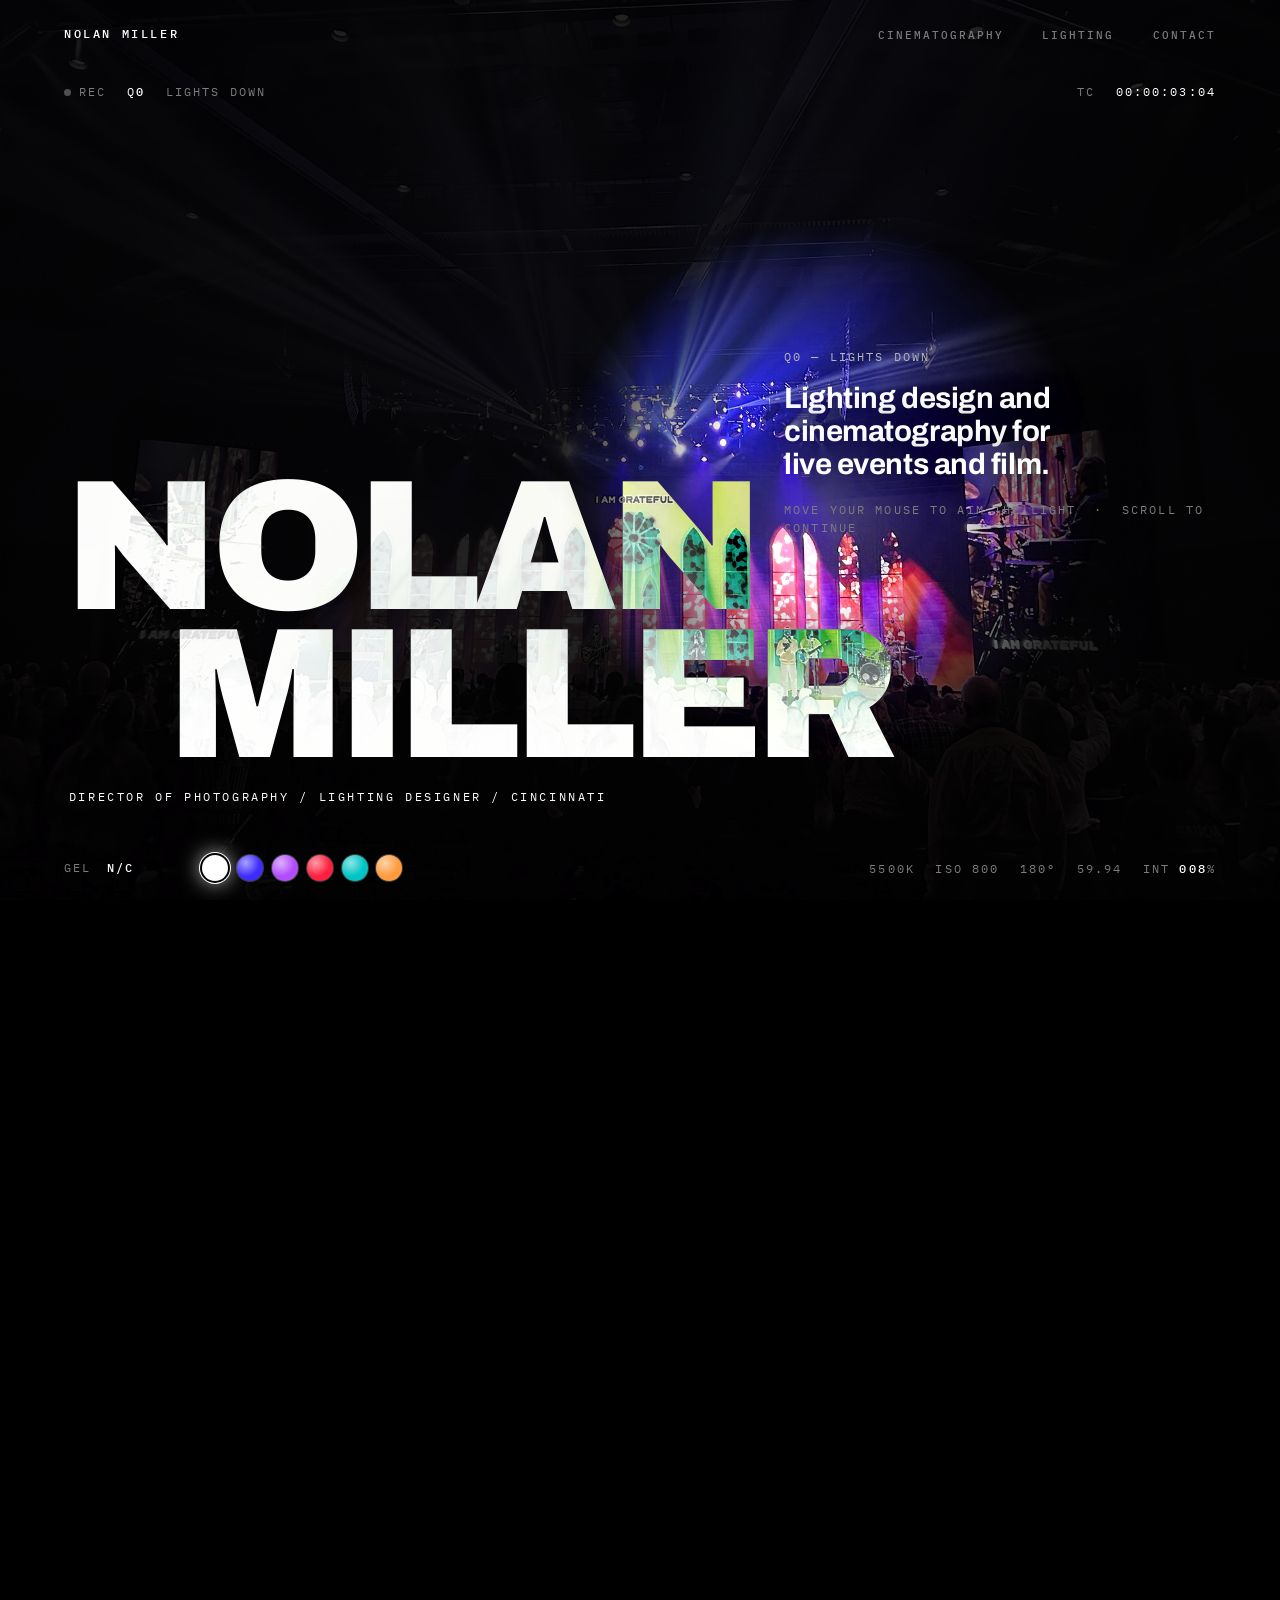
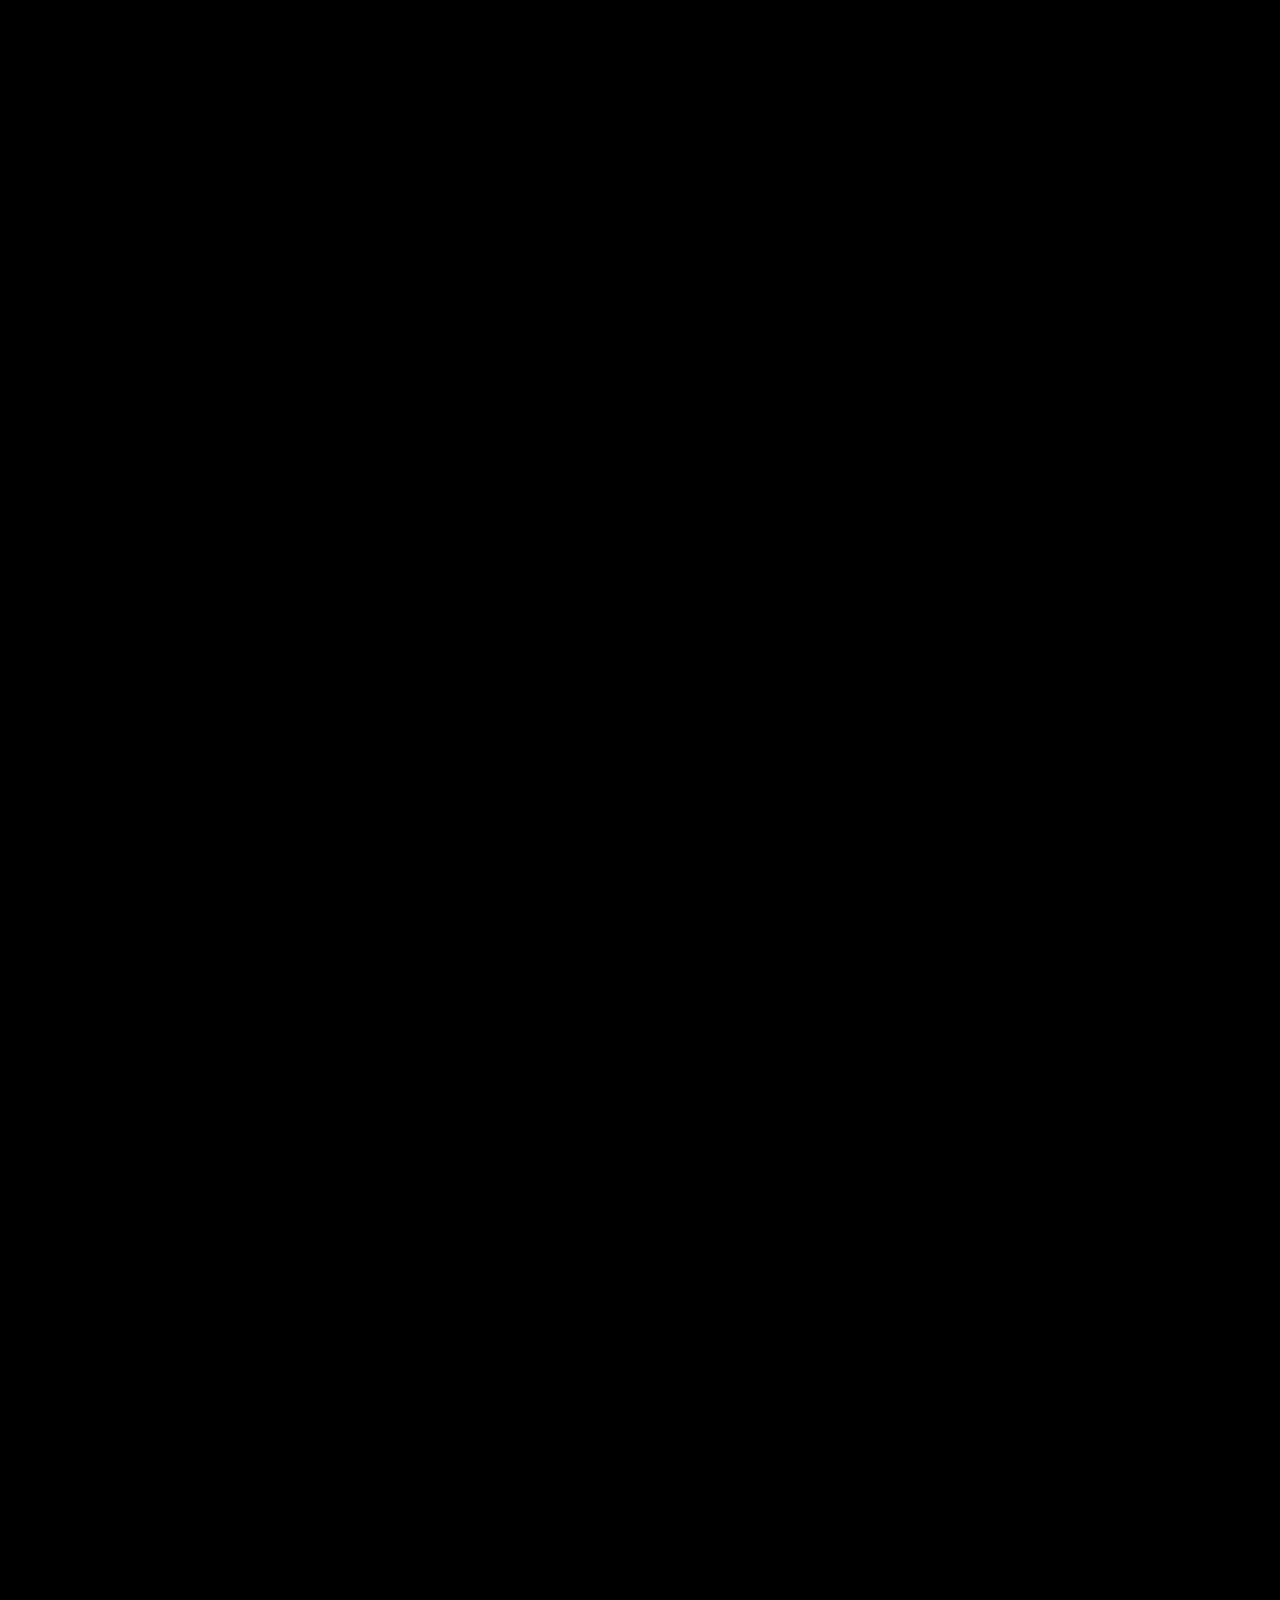
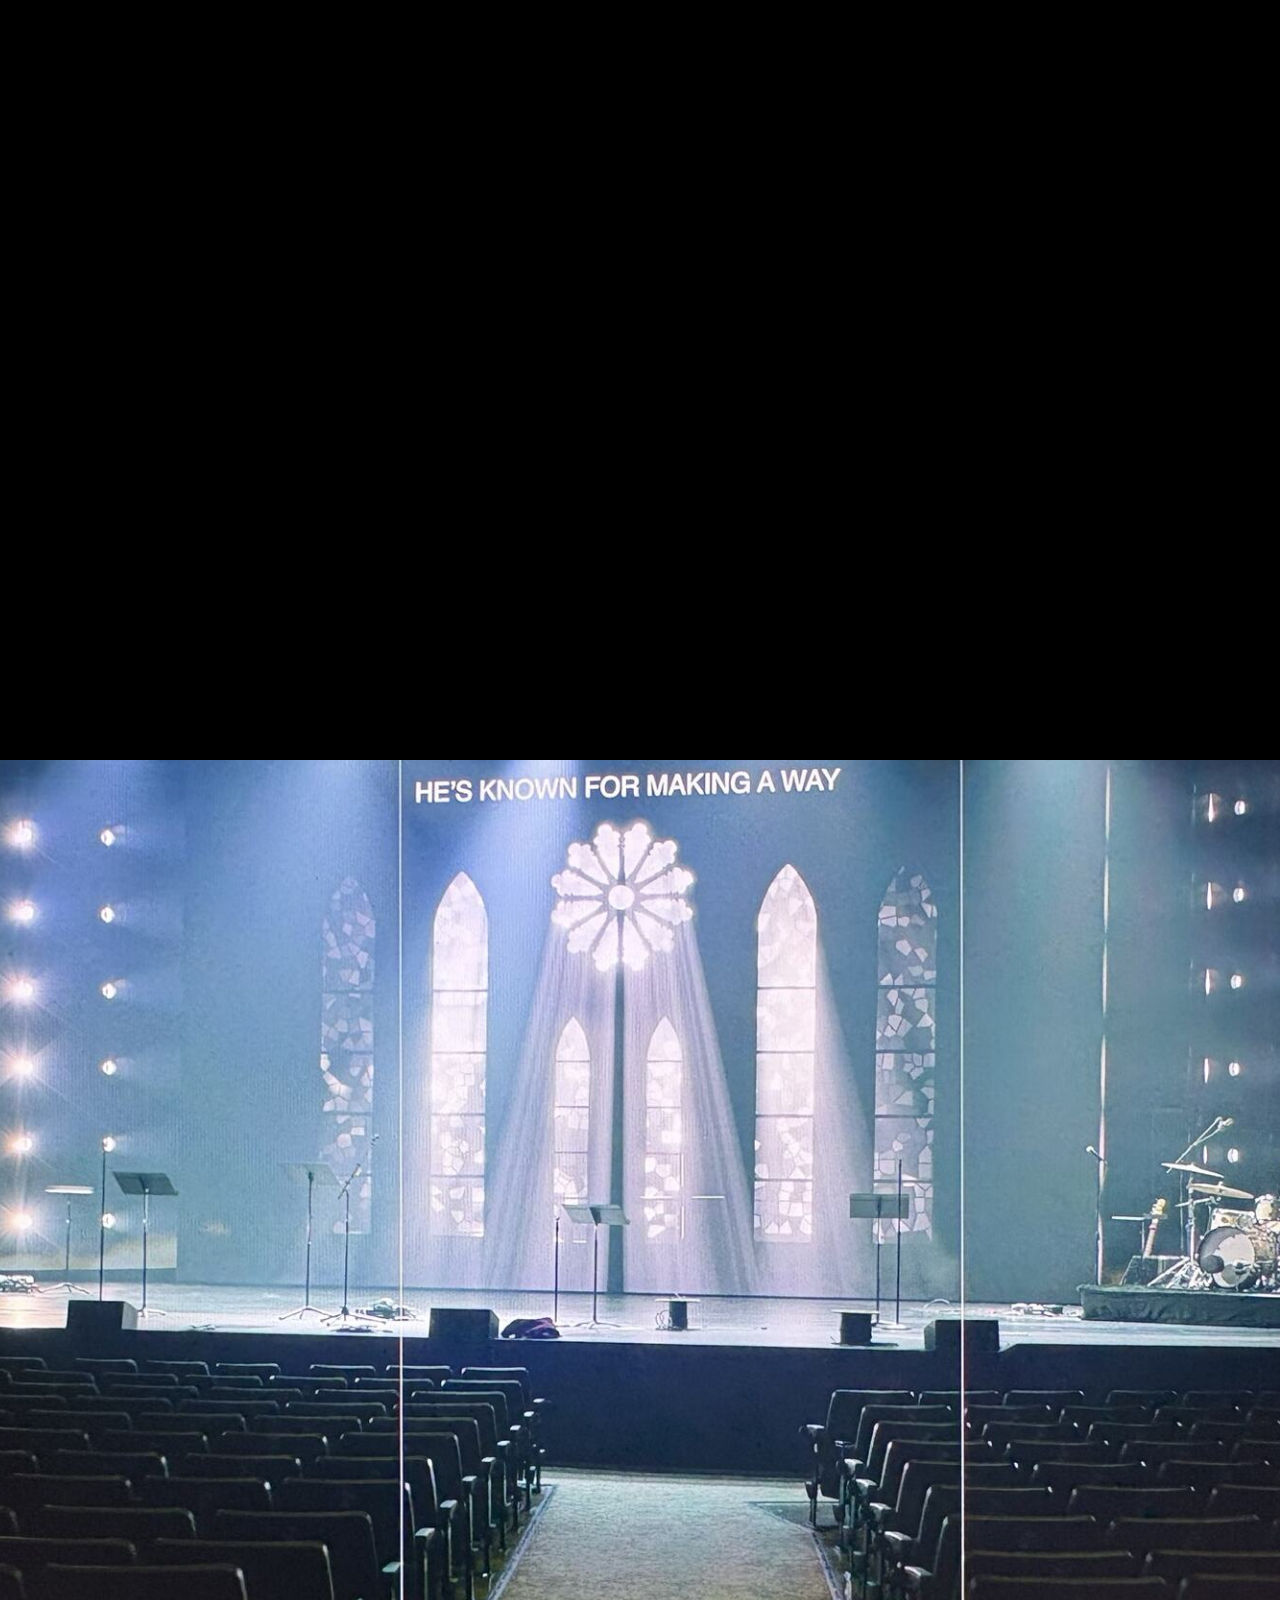
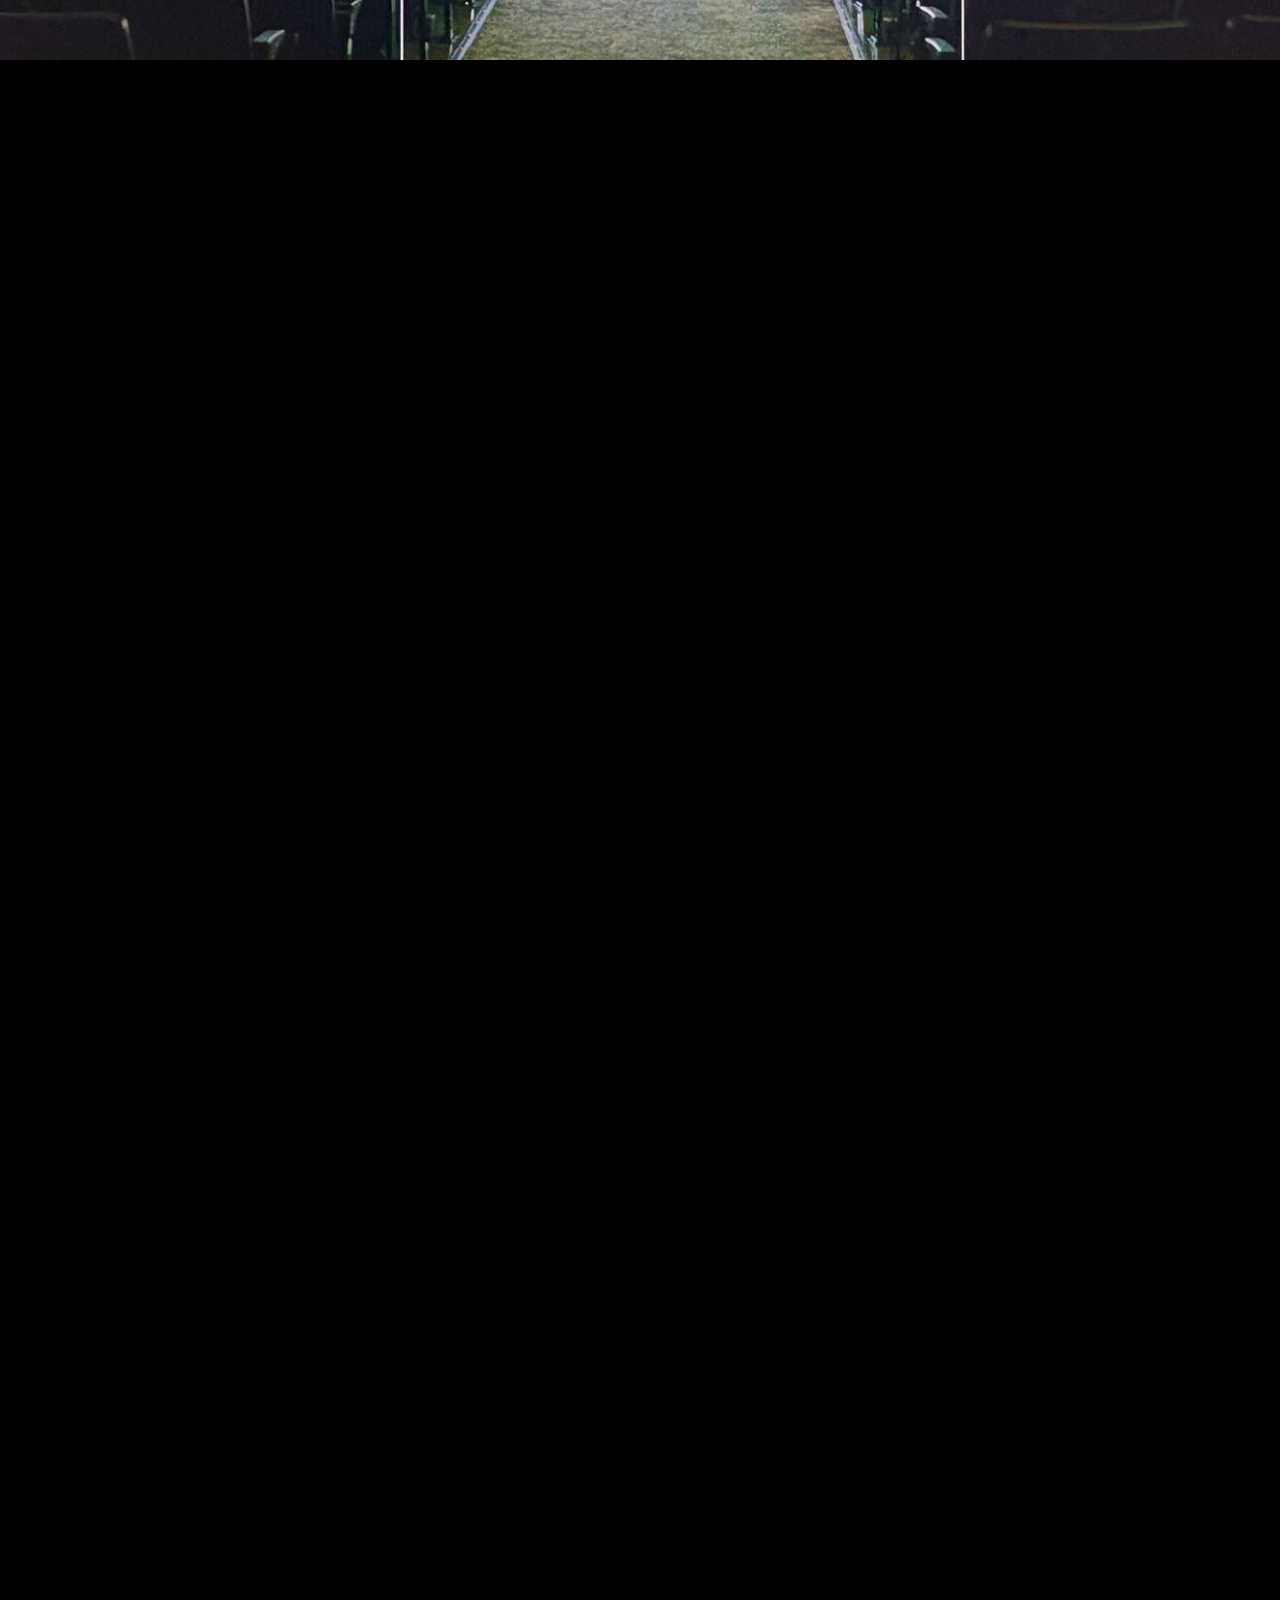
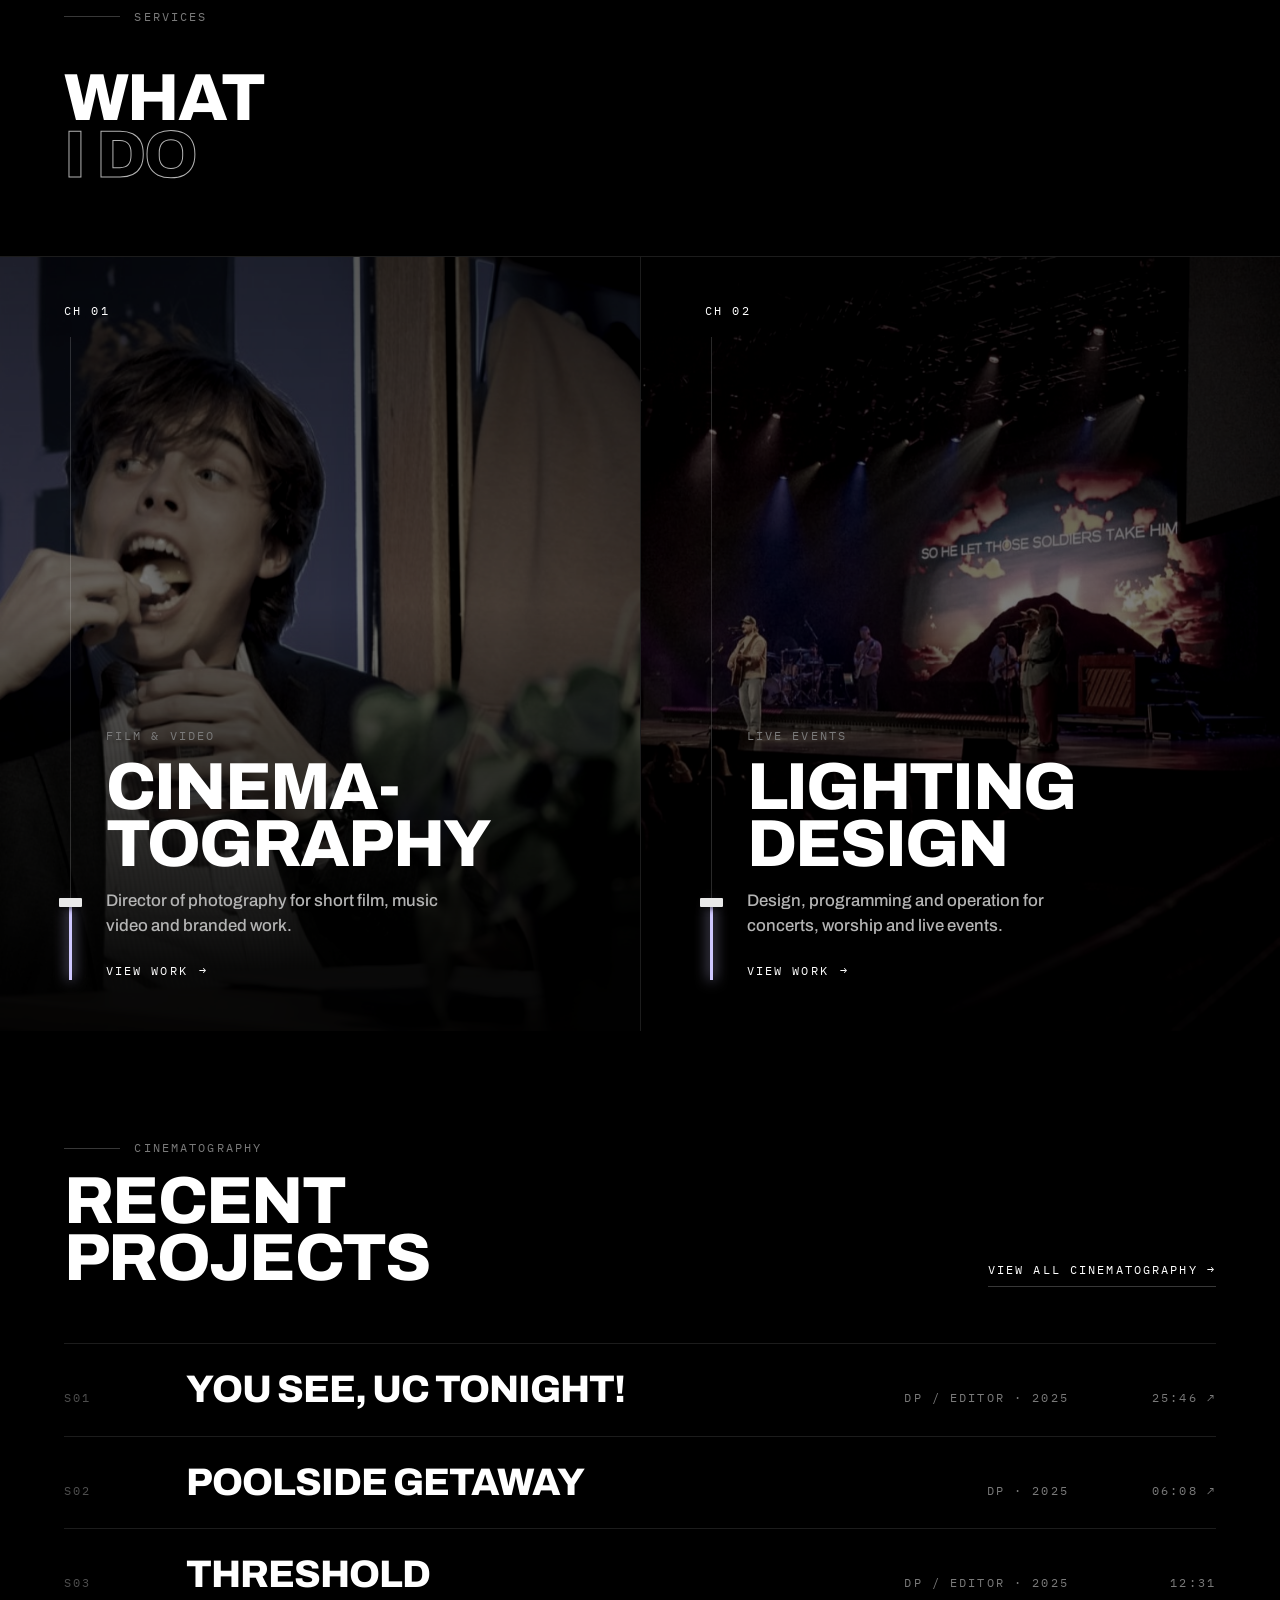
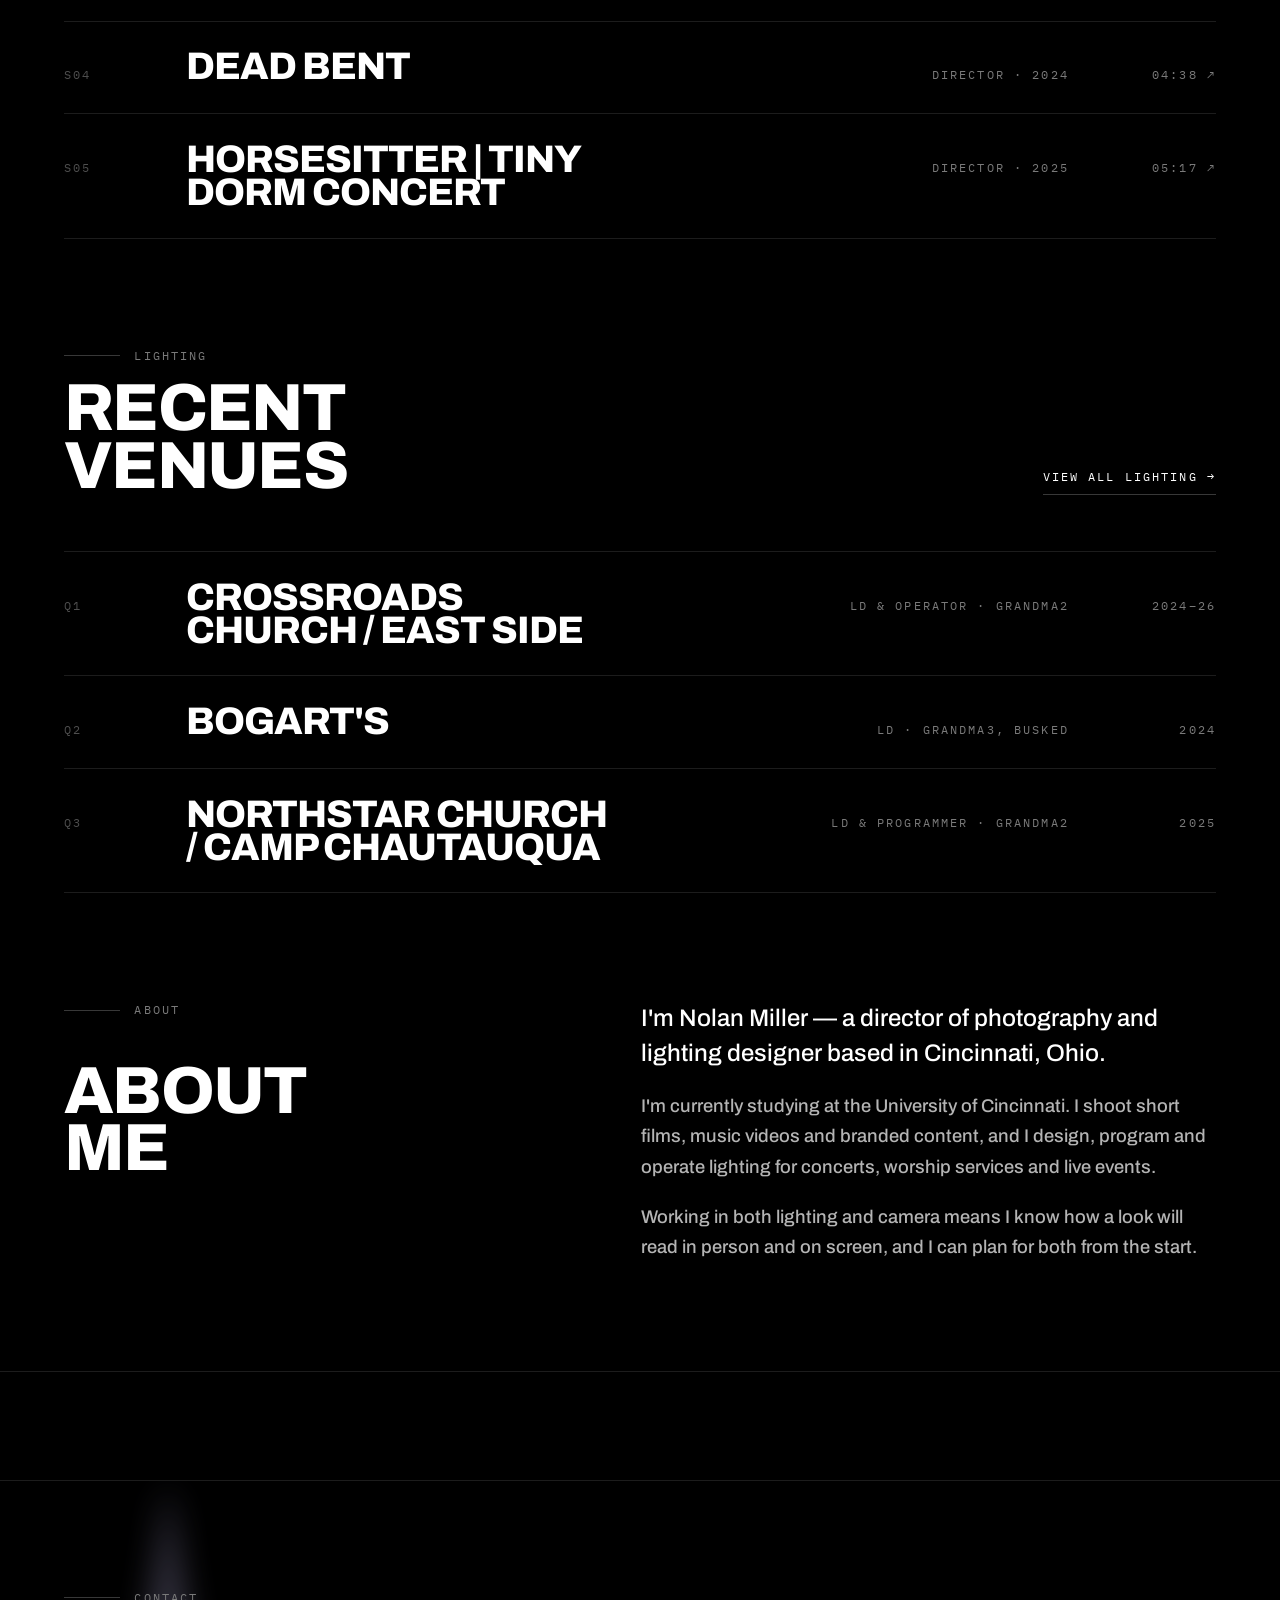
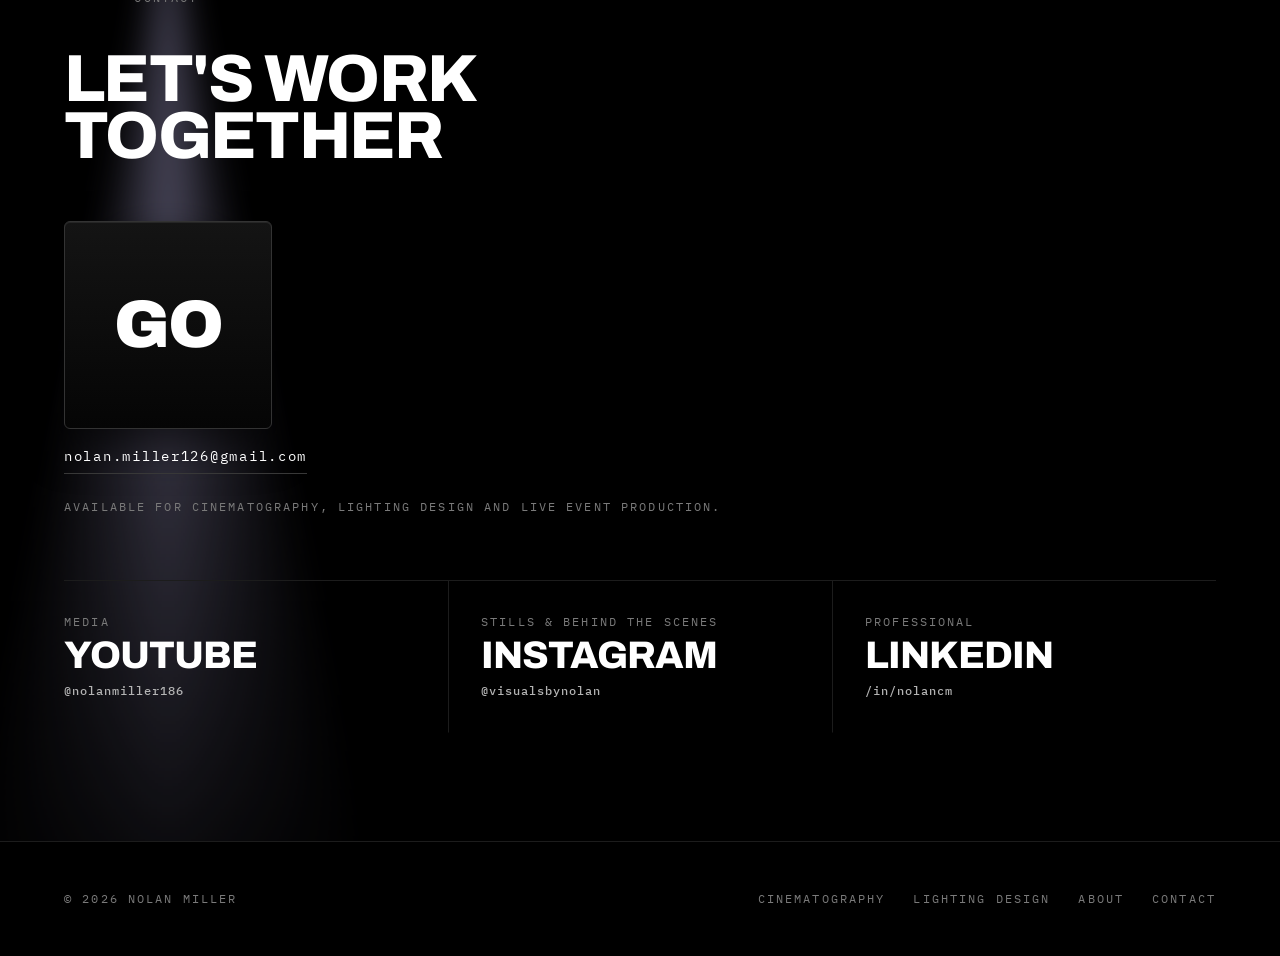
<file: index.html>
<!DOCTYPE html>
<html lang="en">
<head>
<meta charset="utf-8">
<meta name="viewport" content="width=device-width, initial-scale=1, viewport-fit=cover">
<title>Nolan Miller — Director of Photography &amp; Lighting Designer</title>
<meta name="description" content="Nolan Miller is a director of photography and lighting designer in Cincinnati, Ohio. Short film, music video and branded work; concert, worship and live event lighting.">
<meta name="theme-color" content="#000000">
<link rel="canonical" href="https://www.nolanmillermedia.com/">

<link rel="icon" href="/images/favicon-32x32.png" sizes="32x32" type="image/png">
<link rel="icon" href="/images/favicon-16x16.png" sizes="16x16" type="image/png">
<link rel="apple-touch-icon" href="/images/apple-touch-icon.png">

<meta property="og:type" content="website">
<meta property="og:url" content="https://www.nolanmillermedia.com/">
<meta property="og:title" content="Nolan Miller — Director of Photography &amp; Lighting Designer">
<meta property="og:description" content="Cinematography and lighting design for film, concerts, church services and live events. Based in Cincinnati, Ohio.">
<meta property="og:image" content="https://www.nolanmillermedia.com/images/social-preview.png">
<meta name="twitter:card" content="summary_large_image">

<link rel="preload" as="image" href="/images/opt/stage-2000.jpg"
      imagesrcset="/images/opt/stage-1200.jpg 1200w, /images/opt/stage-2000.jpg 2000w" imagesizes="max(100vw, 133vh)">
<link rel="preconnect" href="https://fonts.googleapis.com">
<link rel="preconnect" href="https://fonts.gstatic.com" crossorigin>
<link rel="stylesheet" href="https://fonts.googleapis.com/css2?family=Archivo:wght@500;600;700;800;900&family=IBM+Plex+Mono:wght@400;500&display=swap">
<link rel="stylesheet" href="/assets/site.css">
<link rel="stylesheet" href="/assets/cue.css">
<script>
  document.documentElement.classList.add('js');
  /* Restore the visitor's gel before first paint so the page never flashes the default. */
  try { var g = localStorage.getItem('nmm-gel'); if (g) document.documentElement.dataset.gel = g; } catch (e) {}
</script>
</head>

<body class="cue-page">
<div class="blackout" aria-hidden="true"></div>
<a class="skip" href="#main">Skip to content</a>

<nav class="nav">
  <a class="nav-mark" href="/">Nolan Miller</a>
  <ul class="nav-links">
    <li><a href="/cinematography/">Cinematography</a></li>
    <li><a href="/lighting/">Lighting</a></li>
    <li class="nav-keep"><a href="#contact">Contact</a></li>
  </ul>
</nav>

<main id="main">

  <!-- ======================================================================
       THE SHOW
       One photograph, run like a cue stack. Scrolling is the GO button:
       Q0 house out (only the followspot) → Q1 haze & beams → Q2 full look →
       Q3 through the lens (the frame closes to 2.39:1 and the camera rolls).
       The pointer is the followspot. Without JS, this is simply the photo, lit.
       ====================================================================== -->
  <section class="show" id="show" aria-label="Introduction">
    <div class="show-stage">

      <!-- A 4:3 box sized to cover the viewport, so beam origins can be placed
           in the photo's own coordinates and stay on the truss at any size. -->
      <div class="show-plate" aria-hidden="true">
        <img class="plate-dim" src="/images/opt/stage-2000.jpg"
             srcset="/images/opt/stage-1200.jpg 1200w, /images/opt/stage-2000.jpg 2000w"
             sizes="max(100vw, 133vh)" alt="" width="2000" height="1500" fetchpriority="high" decoding="async">

        <div class="plate-lit">
          <img src="/images/opt/stage-2000.jpg"
               srcset="/images/opt/stage-1200.jpg 1200w, /images/opt/stage-2000.jpg 2000w"
               sizes="max(100vw, 133vh)" alt="" width="2000" height="1500" decoding="async">
          <span class="gel-wash"></span>
        </div>

        <svg class="beams" viewBox="0 0 1000 750" preserveAspectRatio="none" focusable="false">
          <defs>
            <linearGradient id="beam-fall" x1="0" y1="1" x2="0" y2="0">
              <stop class="beam-stop" offset="0"   stop-opacity=".95"/>
              <stop class="beam-stop" offset=".35" stop-opacity=".35"/>
              <stop class="beam-stop" offset="1"   stop-opacity="0"/>
            </linearGradient>
          </defs>
          <!-- --ox/--oy: fixture position on the truss, in viewBox units. --a: resting pan. -->
          <g class="beam" style="--ox:440px;--oy:350px;--a:-64deg;--d:9s;--dl:-1s"><polygon points="440,350 428,-500 452,-500"/></g>
          <g class="beam" style="--ox:468px;--oy:362px;--a:-47deg;--d:7.5s;--dl:-3s"><polygon points="468,362 456,-500 480,-500"/></g>
          <g class="beam" style="--ox:494px;--oy:352px;--a:-26deg;--d:11s;--dl:-5s"><polygon points="494,352 482,-500 506,-500"/></g>
          <g class="beam" style="--ox:520px;--oy:368px;--a:-8deg;--d:8s;--dl:-2s"><polygon points="520,368 508,-500 532,-500"/></g>
          <g class="beam" style="--ox:548px;--oy:356px;--a:12deg;--d:10s;--dl:-6s"><polygon points="548,356 536,-500 560,-500"/></g>
          <g class="beam" style="--ox:574px;--oy:366px;--a:31deg;--d:7s;--dl:-4s"><polygon points="574,366 562,-500 586,-500"/></g>
          <g class="beam" style="--ox:600px;--oy:352px;--a:49deg;--d:9.5s;--dl:-7s"><polygon points="600,352 588,-500 612,-500"/></g>
          <g class="beam" style="--ox:626px;--oy:346px;--a:66deg;--d:8.5s;--dl:-2.5s"><polygon points="626,346 614,-500 638,-500"/></g>
        </svg>

        <span class="haze"></span>
      </div>

      <div class="letterbox letterbox--top" aria-hidden="true"></div>
      <div class="letterbox letterbox--bottom" aria-hidden="true"></div>

      <div class="framelines" aria-hidden="true"><i></i><i></i><i></i><i></i></div>

      <!-- Monitor overlay: half lighting console, half camera monitor. -->
      <div class="hud hud--tl mono mono--lit" aria-hidden="true">
        <span class="rec"><i></i>Rec</span>
        <span>Q<b data-cue-no>0</b></span>
        <span class="hud-dim" data-cue-label>Lights down</span>
      </div>
      <div class="hud hud--tr mono mono--lit" aria-hidden="true">
        <span class="hud-dim">TC</span> <span data-tc>00:00:00:00</span>
      </div>
      <div class="hud hud--br mono" aria-hidden="true">
        <span>5500K</span><span>ISO 800</span><span>180&deg;</span><span>59.94</span><span>INT <b class="mono--lit" data-int>000</b>%</span>
      </div>

      <h1 class="show-title display">
        <span class="ln">Nolan</span>
        <span class="ln">Miller</span>
        <span class="show-role mono mono--lit">Director of Photography <span aria-hidden="true">/</span> Lighting Designer <span aria-hidden="true">/</span> Cincinnati</span>
      </h1>

      <ol class="cues" aria-label="Cue stack">
        <li class="cue" data-q="0">
          <p class="mono">Q0 — Lights down</p>
          <p class="cue-line">Lighting design and cinematography for live events and film.</p>
          <p class="cue-hint mono"><span class="hint-fine">Move your mouse to aim the light</span><span class="hint-touch">Drag to aim the light</span> &nbsp;·&nbsp; Scroll to continue</p>
        </li>
        <li class="cue" data-q="1">
          <p class="mono">Q1 — Beams</p>
          <p class="cue-line">I design, program and run lighting for concerts, church services and live events.</p>
        </li>
        <li class="cue" data-q="2">
          <p class="mono">Q2 — Full stage</p>
          <p class="cue-line">Every look is built for the people in the room.</p>
        </li>
        <li class="cue" data-q="3">
          <p class="mono">Q3 — On camera</p>
          <p class="cue-line">And it has to look just as good on camera.</p>
        </li>
      </ol>

      <!-- Gel picker: real gel numbers. The colour lands in the followspot and the beams,
           and follows the visitor through the rest of the page. -->
      <fieldset class="gels">
        <legend class="mono">Gel <b class="mono--lit" data-gel-name>N/C</b></legend>
        <label class="gel" style="--c:#ffffff"><input type="radio" name="gel" value="nc"><span class="sr">No colour</span></label>
        <label class="gel" style="--c:#3d2bff"><input type="radio" name="gel" value="l181"><span class="sr">L181 Congo</span></label>
        <label class="gel" style="--c:#b14bff"><input type="radio" name="gel" value="l707"><span class="sr">L707 Violet</span></label>
        <label class="gel" style="--c:#ff1f3d"><input type="radio" name="gel" value="l106"><span class="sr">L106 Red</span></label>
        <label class="gel" style="--c:#00c4c4"><input type="radio" name="gel" value="l115"><span class="sr">L115 Peacock</span></label>
        <label class="gel" style="--c:#ff9a3c"><input type="radio" name="gel" value="l204"><span class="sr">L204 CTO</span></label>
      </fieldset>

    </div>
  </section>

  <!-- ======================================================================
       PULL BACK — the same room on a camera monitor. Scroll starts tight on
       the stage and pulls out until the monitor's own overlay is in frame.
       ====================================================================== -->
  <section class="monitor" aria-labelledby="mon-h">
    <div class="monitor-stage">
      <div class="monitor-plate">
        <img src="/images/opt/monitor-2000.jpg"
             srcset="/images/opt/monitor-1200.jpg 1200w, /images/opt/monitor-2000.jpg 2000w"
             sizes="max(100vw, 133vh)"
             alt="A SmallHD monitor showing a RED camera feed of an empty worship room: a stained-glass video wall, haze beams and banks of lights, recording 6K at 59.94 fps."
             width="2000" height="1500" loading="lazy" decoding="async">
      </div>
      <div class="monitor-copy">
        <p class="eyebrow mono">Q4 — On camera</p>
        <h2 class="display d-lg" id="mon-h">Built for the room.<br><em>Ready for camera.</em></h2>
        <p class="lede">I light for the live audience and the camera at the same time, so a service or
          show looks <strong>as good on screen</strong> as it does in person.</p>
      </div>
    </div>
  </section>

  <!-- ======================================================================
       CHANNELS — the two disciplines as console channel strips.
       ====================================================================== -->
  <section class="channels" aria-label="Disciplines">
    <header class="sect-head shell">
      <p class="eyebrow mono reveal">Services</p>
      <h2 class="display d-lg reveal reveal-1">What<br><em>I do</em></h2>
    </header>

    <div class="strips">
      <a class="strip" href="/cinematography/">
        <span class="strip-plate plate" aria-hidden="true">
          <img src="/images/opt/ysuc-still-1200.jpg"
               srcset="/images/opt/ysuc-still-1200.jpg 1200w, /images/opt/ysuc-still-2000.jpg 2000w"
               sizes="(max-width: 860px) 100vw, 50vw" alt="" width="1200" height="658" loading="lazy" decoding="async">
        </span>
        <span class="strip-ch mono mono--lit">CH 01</span>
        <span class="strip-fader" aria-hidden="true"><i></i></span>
        <span class="strip-body">
          <span class="strip-kicker mono">Film &amp; video</span>
          <span class="display d-lg strip-title">Cinema&shy;tography</span>
          <span class="strip-sub">Director of photography for short film, music video and branded work.</span>
          <span class="strip-go mono mono--lit">View work <span aria-hidden="true">&rarr;</span></span>
        </span>
      </a>

      <a class="strip" href="/lighting/">
        <span class="strip-plate plate" aria-hidden="true">
          <img src="/images/opt/room-01-800.jpg"
               srcset="/images/opt/room-01-800.jpg 800w, /images/opt/room-01-1179.jpg 1179w"
               sizes="(max-width: 860px) 100vw, 50vw" alt="" width="1179" height="1461" loading="lazy" decoding="async">
        </span>
        <span class="strip-ch mono mono--lit">CH 02</span>
        <span class="strip-fader" aria-hidden="true"><i></i></span>
        <span class="strip-body">
          <span class="strip-kicker mono">Live events</span>
          <span class="display d-lg strip-title">Lighting Design</span>
          <span class="strip-sub">Design, programming and operation for concerts, worship and live events.</span>
          <span class="strip-go mono mono--lit">View work <span aria-hidden="true">&rarr;</span></span>
        </span>
      </a>
    </div>
  </section>

  <!-- ======================================================================
       SHOT LIST — cinematography, as rows. A still follows the cursor.
       ====================================================================== -->
  <section class="list shell" aria-labelledby="shots-h">
    <div class="list-head">
      <p class="eyebrow mono reveal">Cinematography</p>
      <h2 class="display d-lg reveal reveal-1" id="shots-h">Recent<br>projects</h2>
      <a class="list-all mono mono--lit reveal reveal-2" href="/cinematography/">View all cinematography &rarr;</a>
    </div>

    <ul class="rows" data-preview>
      <li><a class="row" href="https://www.youtube.com/watch?v=8LwlV5GjqX0" target="_blank" rel="noopener" data-still="/images/opt/ysuc-still-1200.jpg">
        <span class="row-no mono">S01</span>
        <img class="row-thumb" src="/images/opt/ysuc-still-1200.jpg" alt="" width="1200" height="658" loading="lazy" decoding="async">
        <span class="row-title display d-md">You See, UC Tonight!</span>
        <span class="row-meta mono">DP / Editor · 2025</span>
        <span class="row-len mono">25:46 ↗</span>
      </a></li>
      <li><a class="row" href="https://youtu.be/VwbERRhX_No" target="_blank" rel="noopener" data-still="/images/opt/poolside-1200.jpg">
        <span class="row-no mono">S02</span>
        <img class="row-thumb" src="/images/opt/poolside-1200.jpg" alt="" width="1200" height="506" loading="lazy" decoding="async">
        <span class="row-title display d-md">Poolside Getaway</span>
        <span class="row-meta mono">DP · 2025</span>
        <span class="row-len mono">06:08 ↗</span>
      </a></li>
      <li><a class="row" href="/cinematography/" data-still="/images/opt/threshold-1200.jpg">
        <span class="row-no mono">S03</span>
        <img class="row-thumb" src="/images/opt/threshold-1200.jpg" alt="" width="1200" height="675" loading="lazy" decoding="async">
        <span class="row-title display d-md">Threshold</span>
        <span class="row-meta mono">DP / Editor · 2025</span>
        <span class="row-len mono">12:31</span>
      </a></li>
      <li><a class="row" href="https://www.youtube.com/watch?v=4_MYsiE-mr0" target="_blank" rel="noopener" data-still="/images/opt/dead-bent-1200.jpg">
        <span class="row-no mono">S04</span>
        <img class="row-thumb" src="/images/opt/dead-bent-1200.jpg" alt="" width="1200" height="675" loading="lazy" decoding="async">
        <span class="row-title display d-md">Dead Bent</span>
        <span class="row-meta mono">Director · 2024</span>
        <span class="row-len mono">04:38 ↗</span>
      </a></li>
      <li><a class="row" href="https://www.youtube.com/watch?v=xXmFoCNyP7I" target="_blank" rel="noopener" data-still="/images/opt/horsesitter-1200.jpg">
        <span class="row-no mono">S05</span>
        <img class="row-thumb" src="/images/opt/horsesitter-1200.jpg" alt="" width="1200" height="675" loading="lazy" decoding="async">
        <span class="row-title display d-md">Horsesitter | Tiny Dorm Concert</span>
        <span class="row-meta mono">Director · 2025</span>
        <span class="row-len mono">05:17 ↗</span>
      </a></li>
    </ul>
  </section>

  <!-- ======================================================================
       CUE LIST — lighting credits, set like a console's cue sheet.
       ====================================================================== -->
  <section class="list shell" aria-labelledby="cues-h">
    <div class="list-head">
      <p class="eyebrow mono reveal">Lighting</p>
      <h2 class="display d-lg reveal reveal-1" id="cues-h">Recent<br>venues</h2>
      <a class="list-all mono mono--lit reveal reveal-2" href="/lighting/">View all lighting &rarr;</a>
    </div>

    <ul class="rows" data-preview>
      <li><a class="row" href="/lighting/" data-still="/images/opt/room-02-1179.jpg">
        <span class="row-no mono">Q1</span>
        <img class="row-thumb" src="/images/opt/room-02-800.jpg" alt="" width="1179" height="1461" loading="lazy" decoding="async">
        <span class="row-title display d-md">Crossroads Church / East Side</span>
        <span class="row-meta mono">LD &amp; Operator · GrandMA2</span>
        <span class="row-len mono">2024–26</span>
      </a></li>
      <li><a class="row" href="/lighting/" data-still="/images/opt/room-03-1200.jpg">
        <span class="row-no mono">Q2</span>
        <img class="row-thumb" src="/images/opt/room-03-1200.jpg" alt="" width="1200" height="900" loading="lazy" decoding="async">
        <span class="row-title display d-md">Bogart's</span>
        <span class="row-meta mono">LD · GrandMA3, busked</span>
        <span class="row-len mono">2024</span>
      </a></li>
      <li><a class="row" href="/lighting/" data-still="/images/opt/room-04-1200.jpg">
        <span class="row-no mono">Q3</span>
        <img class="row-thumb" src="/images/opt/room-04-1200.jpg" alt="" width="1200" height="900" loading="lazy" decoding="async">
        <span class="row-title display d-md">Northstar Church / Camp Chautauqua</span>
        <span class="row-meta mono">LD &amp; Programmer · GrandMA2</span>
        <span class="row-len mono">2025</span>
      </a></li>
    </ul>
  </section>

  <!-- Floating still for the two lists (fine pointers only). -->
  <div class="peek" aria-hidden="true"><img alt=""></div>

  <!-- ======================================================================
       ABOUT
       ====================================================================== -->
  <section class="about shell" id="about">
    <div>
      <p class="eyebrow mono reveal">About</p>
      <h2 class="display d-lg reveal reveal-1">About<br>me</h2>
    </div>
    <div class="about-body reveal reveal-2">
      <p>I'm Nolan Miller — a director of photography and lighting designer based in Cincinnati, Ohio.</p>
      <p>I'm currently studying at the University of Cincinnati. I shoot short films, music videos
         and branded content, and I design, program and operate lighting for concerts, worship
         services and live events.</p>
      <p>Working in both lighting and camera means I know how a look will read in person and on
         screen, and I can plan for both from the start.</p>
    </div>
  </section>

  <!-- ======================================================================
       CONTACT — the last cue. Standby… GO.
       ====================================================================== -->
  <section class="finale" id="contact">
    <div class="finale-beam" aria-hidden="true"></div>
    <div class="shell finale-inner">
      <p class="eyebrow mono reveal">Contact</p>
      <h2 class="display d-lg reveal reveal-1">Let's work<br>together</h2>

      <a class="go reveal reveal-2" href="mailto:nolan.miller126@gmail.com" aria-label="Email nolan.miller126@gmail.com">
        <span class="go-key display">Go</span>
        <span class="go-addr mono mono--lit">nolan.miller126@gmail.com</span>
      </a>

      <p class="mono reveal reveal-2 finale-note">
        Available for cinematography, lighting design and live event production.
      </p>

      <div class="profiles reveal reveal-3">
        <a class="profile" href="https://www.youtube.com/@nolanmiller186" target="_blank" rel="noopener">
          <span class="mono">Media</span>
          <span class="display d-md">YouTube</span>
          <span class="profile-handle">@nolanmiller186</span>
        </a>
        <a class="profile" href="https://www.instagram.com/visualsbynolan" target="_blank" rel="noopener">
          <span class="mono">Stills &amp; behind the scenes</span>
          <span class="display d-md">Instagram</span>
          <span class="profile-handle">@visualsbynolan</span>
        </a>
        <a class="profile" href="https://www.linkedin.com/in/nolancm" target="_blank" rel="noopener">
          <span class="mono">Professional</span>
          <span class="display d-md">LinkedIn</span>
          <span class="profile-handle">/in/nolancm</span>
        </a>
      </div>
    </div>
  </section>

</main>

<footer class="footer">
  <p class="mono">&copy; 2026 Nolan Miller</p>
  <ul class="footer-links mono">
    <li><a href="/cinematography/">Cinematography</a></li>
    <li><a href="/lighting/">Lighting Design</a></li>
    <li><a href="#about">About</a></li>
    <li><a href="#contact">Contact</a></li>
  </ul>
</footer>

<script src="/assets/site.js" defer></script>
<script src="/assets/cue.js" defer></script>
</body>
</html>
</file>
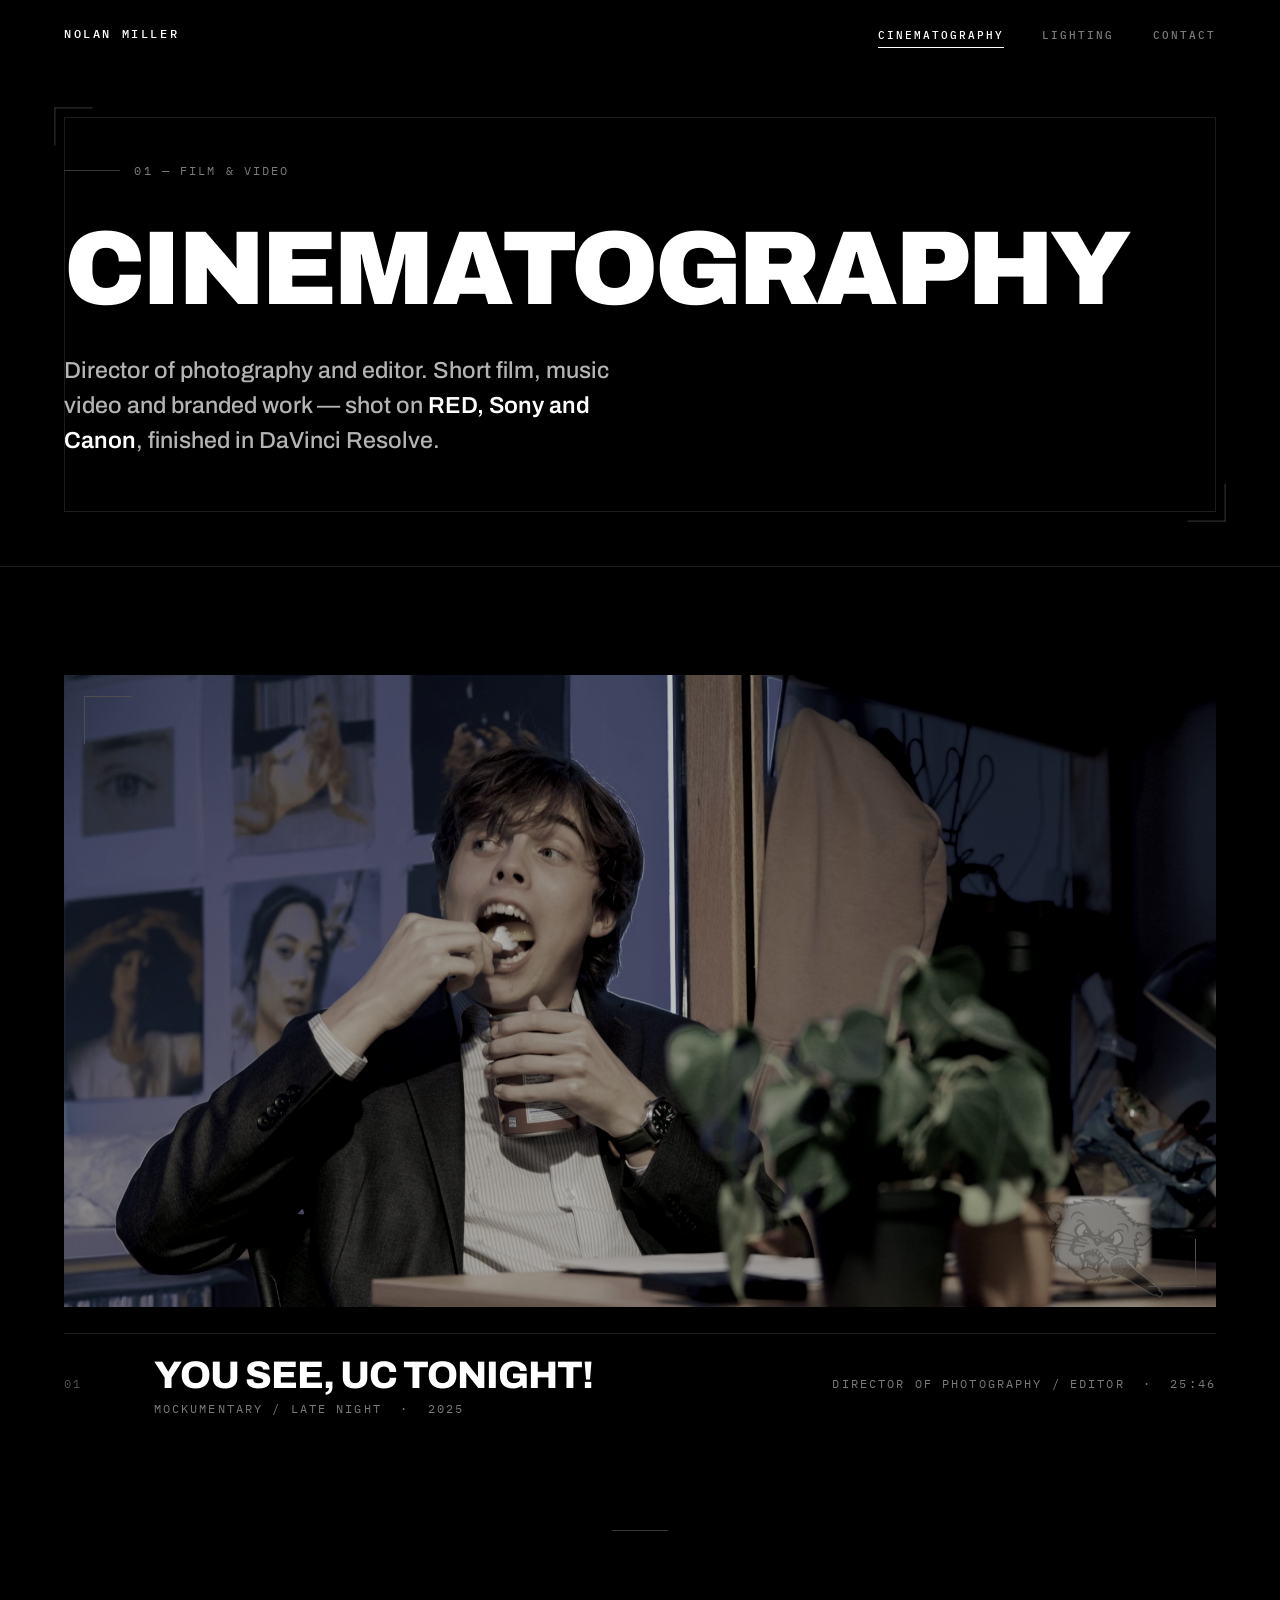
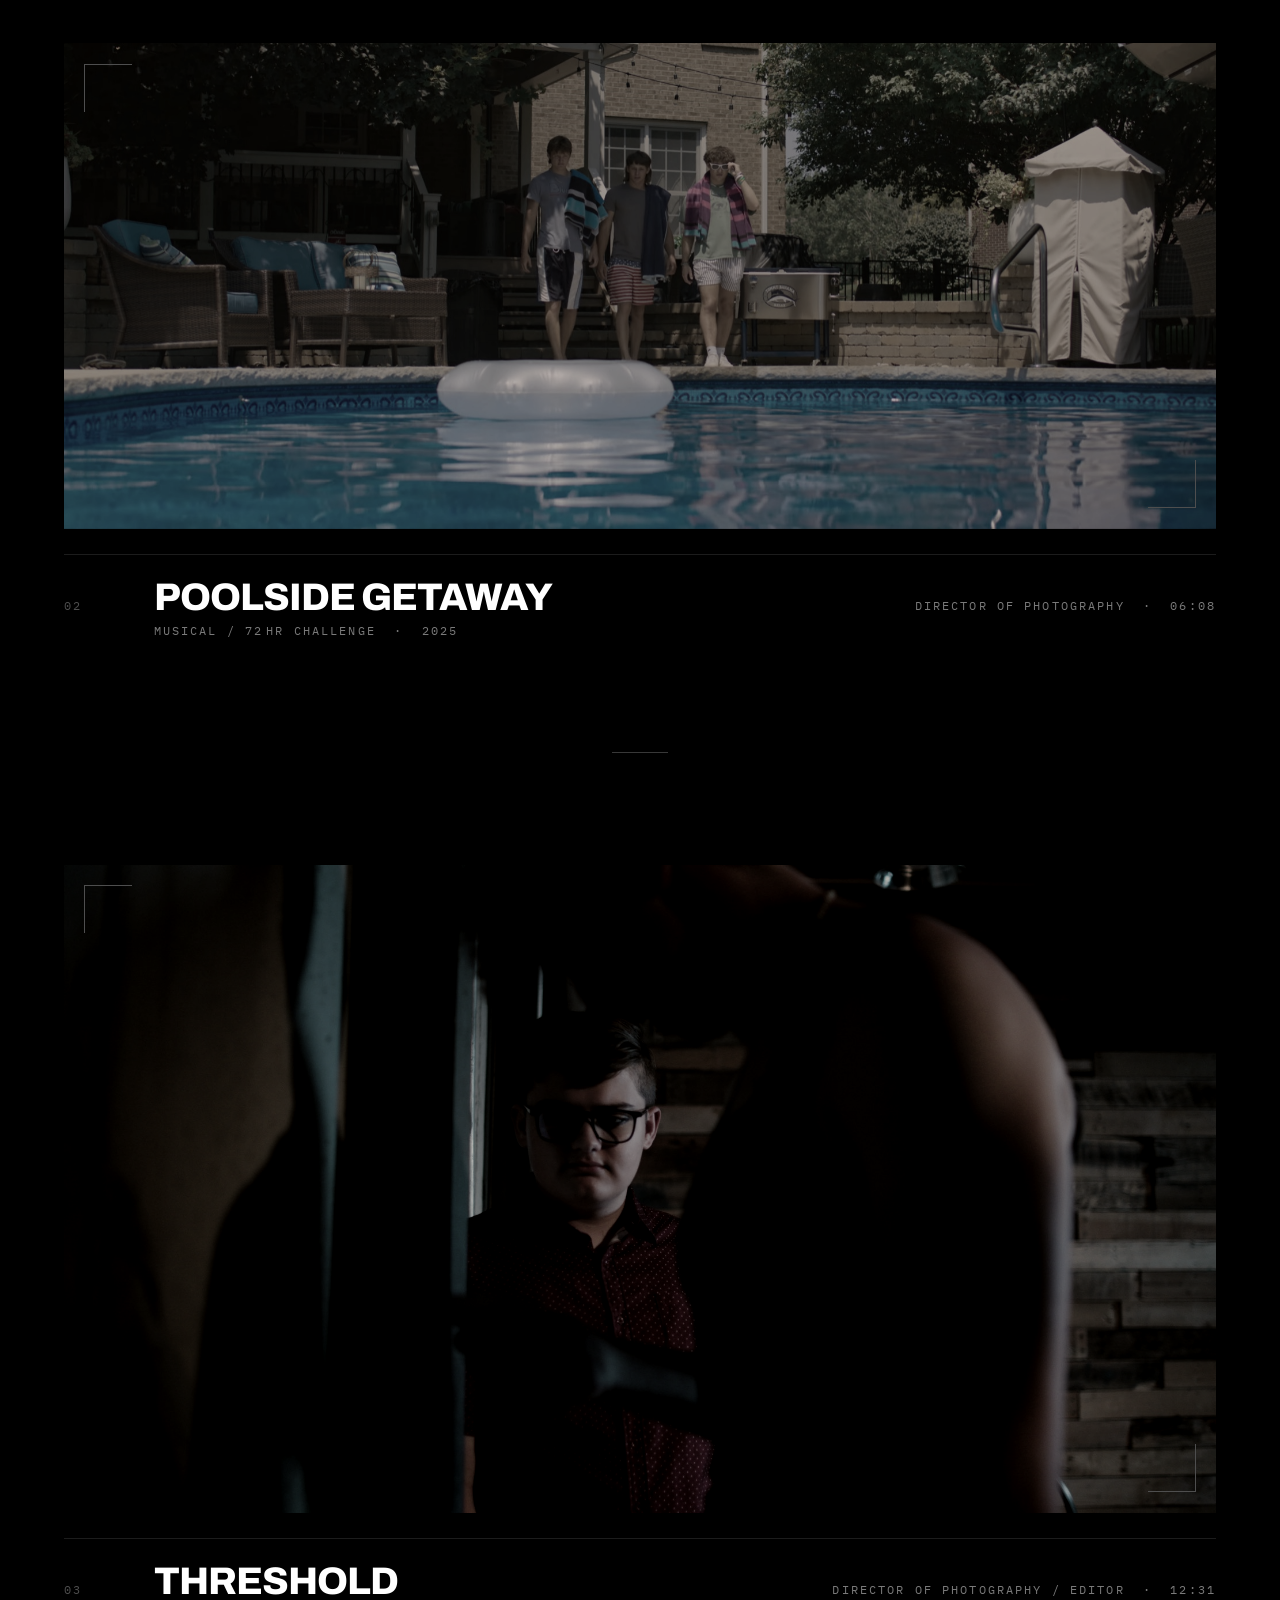
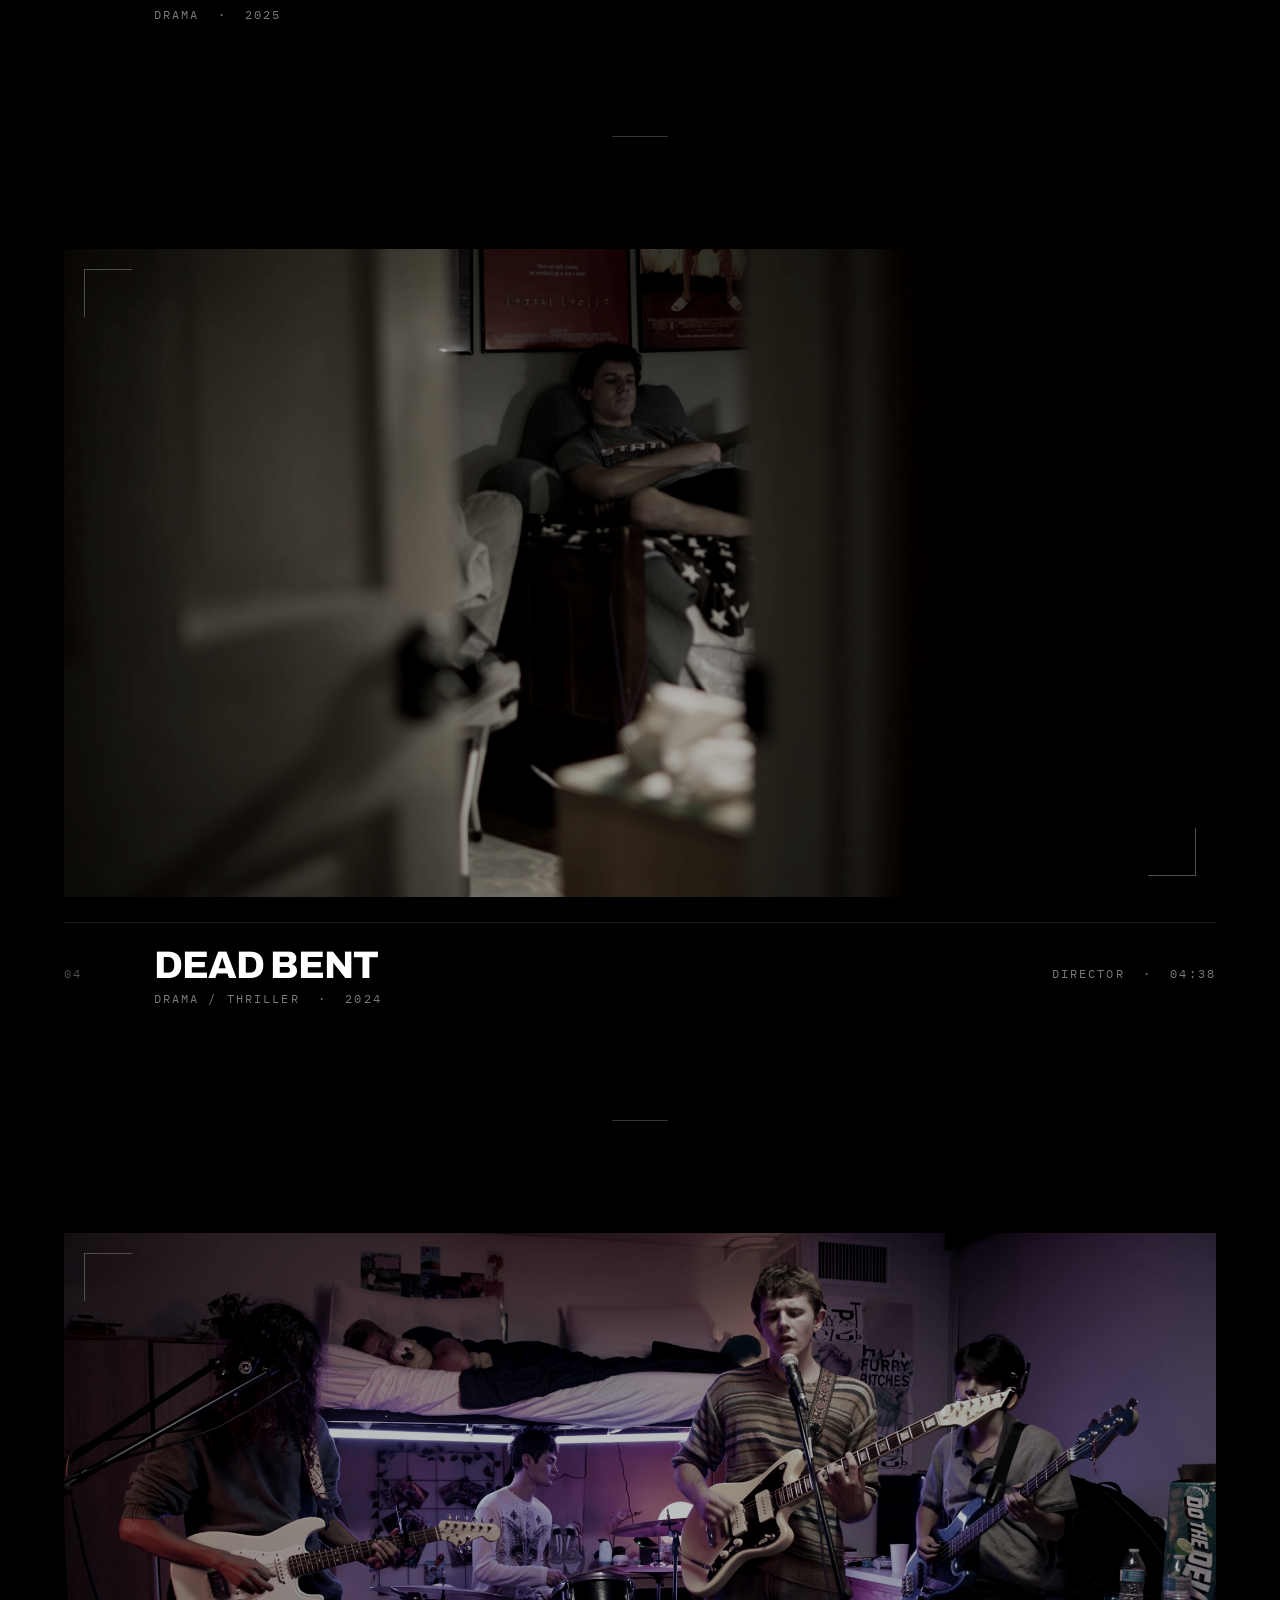
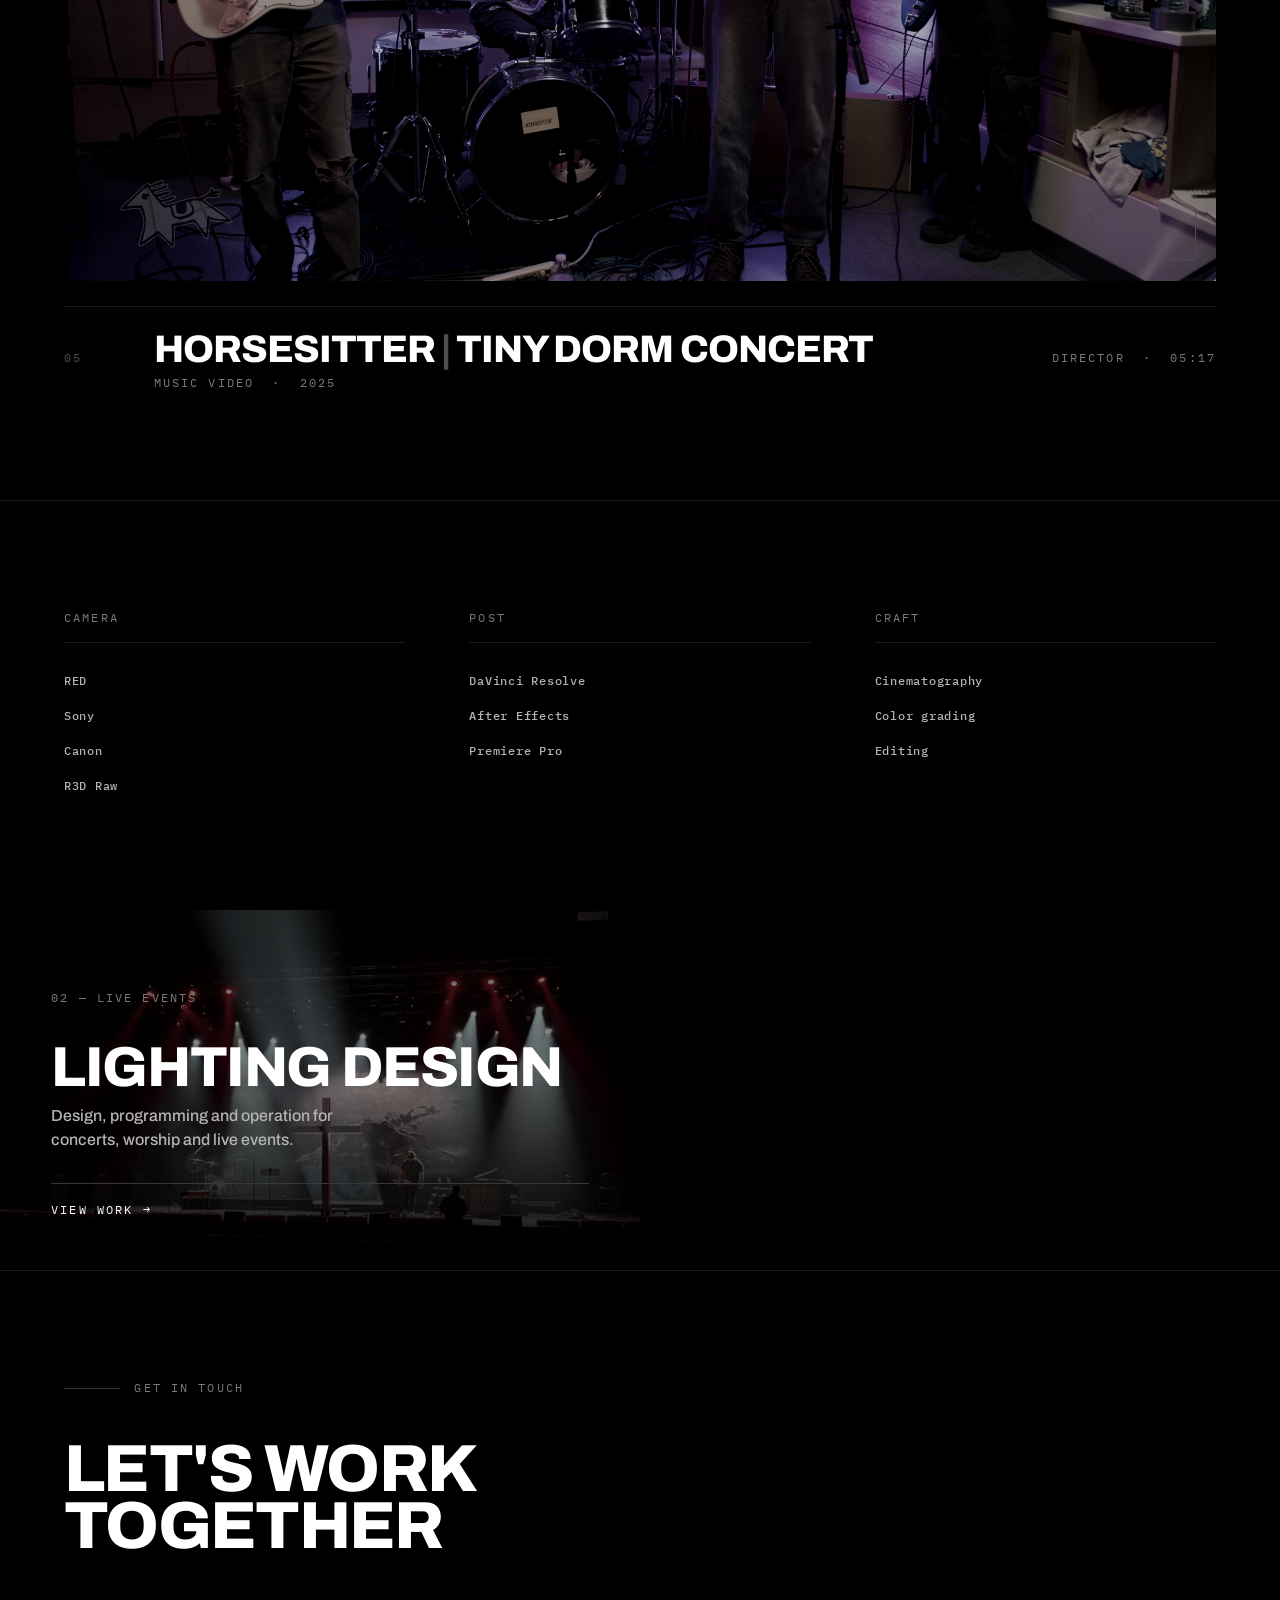
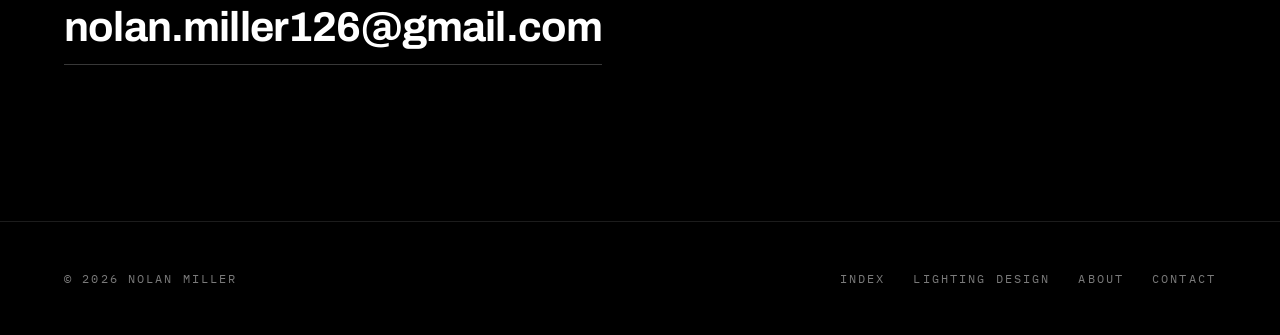
<file: cinematography/index.html>
<!DOCTYPE html>
<html lang="en">
<head>
<meta charset="utf-8">
<meta name="viewport" content="width=device-width, initial-scale=1">
<title>Cinematography — Nolan Miller</title>
<meta name="description" content="Selected cinematography by Nolan Miller — director of photography for short film, music video and branded work in Cincinnati, Ohio.">
<meta name="theme-color" content="#000000">
<link rel="canonical" href="https://www.nolanmillermedia.com/cinematography/">

<link rel="icon" href="/images/favicon-32x32.png" sizes="32x32" type="image/png">
<link rel="icon" href="/images/favicon-16x16.png" sizes="16x16" type="image/png">
<link rel="apple-touch-icon" href="/images/apple-touch-icon.png">

<meta property="og:type" content="website">
<meta property="og:url" content="https://www.nolanmillermedia.com/cinematography/">
<meta property="og:title" content="Cinematography — Nolan Miller">
<meta property="og:description" content="Director of photography for short film, music video and branded work.">
<meta property="og:image" content="https://www.nolanmillermedia.com/images/social-preview.png">
<meta name="twitter:card" content="summary_large_image">

<link rel="preconnect" href="https://fonts.googleapis.com">
<link rel="preconnect" href="https://fonts.gstatic.com" crossorigin>
<link rel="stylesheet" href="https://fonts.googleapis.com/css2?family=Archivo:wght@500;600;700;800;900&family=IBM+Plex+Mono:wght@400;500&display=swap">
<link rel="stylesheet" href="/assets/site.css">
<script>document.documentElement.classList.add('js');</script>
</head>

<body>
<div class="blackout" aria-hidden="true"></div>
<a class="skip" href="#main">Skip to content</a>

<nav class="nav">
  <a class="nav-mark" href="/">Nolan Miller</a>
  <ul class="nav-links">
    <li><a href="/cinematography/" aria-current="page">Cinematography</a></li>
    <li><a href="/lighting/">Lighting</a></li>
    <li class="nav-keep"><a href="/#contact">Contact</a></li>
  </ul>
</nav>

<main id="main">

  <header class="statement shell motif-host" style="padding-top:clamp(8rem,18vh,12rem)">
    <!-- The aperture this page looks through. Right angles only. -->
    <span class="motif motif--frame" aria-hidden="true"></span>
    <p class="eyebrow mono">01 — Film &amp; video</p>
    <h1 class="display d-page">Cinematography</h1>
    <p class="lede" style="margin-top:clamp(1.5rem,4vw,2.5rem)">
      Director of photography and editor. Short film, music video and branded work — shot on
      <strong>RED, Sony and Canon</strong>, finished in DaVinci Resolve.
    </p>
  </header>

  <!-- Work ----------------------------------------------------------------- -->
  <div class="works" id="work">

    <!-- 01 -->
    <article class="work reveal">
      <a class="work-link" href="https://www.youtube.com/watch?v=8LwlV5GjqX0" target="_blank" rel="noopener">
        <div class="work-plate plate">
          <picture>
            <img src="/images/opt/ysuc-still-1200.jpg"
                 srcset="/images/opt/ysuc-still-1200.jpg 1200w, /images/opt/ysuc-still-2000.jpg 2000w"
                 sizes="(max-width: 1600px) 100vw, 1600px"
                 alt="Still from You See, UC Tonight! — a performer seated at a desk under blue practical light."
                 width="1200" height="658" fetchpriority="high" decoding="async">
          </picture>
          <span class="work-cue mono mono--lit">Watch <span aria-hidden="true">&#8599;</span></span>
        </div>
        <div class="work-credit">
          <p class="work-no mono">01</p>
          <div>
            <h2 class="display d-md work-title">You See, UC Tonight!</h2>
            <p class="work-genre mono">Mockumentary / Late night &nbsp;·&nbsp; 2025</p>
          </div>
          <p class="work-role mono">Director of Photography / Editor &nbsp;·&nbsp; 25:46</p>
        </div>
      </a>
    </article>

    <!-- 02 -->
    <article class="work reveal">
      <a class="work-link" href="https://youtu.be/VwbERRhX_No" target="_blank" rel="noopener">
        <div class="work-plate plate">
          <picture>
            <img src="/images/opt/poolside-1200.jpg"
                 srcset="/images/opt/poolside-1200.jpg 1200w, /images/opt/poolside-2000.jpg 2000w"
                 sizes="(max-width: 1600px) 100vw, 1600px"
                 alt="Still from Poolside Getaway — a daylit exterior portrait framed in widescreen."
                 width="1200" height="506" loading="lazy" decoding="async">
          </picture>
          <span class="work-cue mono mono--lit">Watch <span aria-hidden="true">&#8599;</span></span>
        </div>
        <div class="work-credit">
          <p class="work-no mono">02</p>
          <div>
            <h2 class="display d-md work-title">Poolside Getaway</h2>
            <p class="work-genre mono">Musical / 72&#8202;hr challenge &nbsp;·&nbsp; 2025</p>
          </div>
          <p class="work-role mono">Director of Photography &nbsp;·&nbsp; 06:08</p>
        </div>
      </a>
    </article>

    <!-- 03 — no public link yet -->
    <article class="work reveal">
      <div class="work-link">
        <div class="work-plate plate">
          <picture>
            <img src="/images/opt/threshold-1200.jpg"
                 srcset="/images/opt/threshold-1200.jpg 1200w, /images/opt/threshold-2000.jpg 2000w"
                 sizes="(max-width: 1600px) 100vw, 1600px"
                 alt="Still from Threshold — a figure lit through a doorway, framed by foreground silhouettes."
                 width="1200" height="675" loading="lazy" decoding="async">
          </picture>
        </div>
        <div class="work-credit">
          <p class="work-no mono">03</p>
          <div>
            <h2 class="display d-md work-title">Threshold</h2>
            <p class="work-genre mono">Drama &nbsp;·&nbsp; 2025</p>
          </div>
          <p class="work-role mono">Director of Photography / Editor &nbsp;·&nbsp; 12:31</p>
        </div>
      </div>
    </article>

    <!-- 04 -->
    <article class="work reveal">
      <a class="work-link" href="https://www.youtube.com/watch?v=4_MYsiE-mr0" target="_blank" rel="noopener">
        <div class="work-plate plate">
          <picture>
            <img src="/images/opt/dead-bent-1200.jpg"
                 srcset="/images/opt/dead-bent-1200.jpg 1200w, /images/opt/dead-bent-2000.jpg 2000w"
                 sizes="(max-width: 1600px) 100vw, 1600px"
                 alt="Still from Dead Bent — a figure seen through a partly open door in near darkness."
                 width="1200" height="675" loading="lazy" decoding="async">
          </picture>
          <span class="work-cue mono mono--lit">Watch <span aria-hidden="true">&#8599;</span></span>
        </div>
        <div class="work-credit">
          <p class="work-no mono">04</p>
          <div>
            <h2 class="display d-md work-title">Dead Bent</h2>
            <p class="work-genre mono">Drama / Thriller &nbsp;·&nbsp; 2024</p>
          </div>
          <p class="work-role mono">Director &nbsp;·&nbsp; 04:38</p>
        </div>
      </a>
    </article>

    <!-- 05 -->
    <article class="work reveal">
      <a class="work-link" href="https://www.youtube.com/watch?v=xXmFoCNyP7I" target="_blank" rel="noopener">
        <div class="work-plate plate">
          <picture>
            <img src="/images/opt/horsesitter-1200.jpg"
                 srcset="/images/opt/horsesitter-1200.jpg 1200w, /images/opt/horsesitter-2000.jpg 2000w"
                 sizes="(max-width: 1600px) 100vw, 1600px"
                 alt="Still from Horsesitter's Tiny Dorm Concert — a four-piece band playing in a dorm room under pink and purple light."
                 width="1200" height="675" loading="lazy" decoding="async">
          </picture>
          <span class="work-cue mono mono--lit">Watch <span aria-hidden="true">&#8599;</span></span>
        </div>
        <div class="work-credit">
          <p class="work-no mono">05</p>
          <div>
            <h2 class="display d-md work-title">Horsesitter <span style="color:var(--grey-3)">|</span> Tiny Dorm Concert</h2>
            <p class="work-genre mono">Music video &nbsp;·&nbsp; 2025</p>
          </div>
          <p class="work-role mono">Director &nbsp;·&nbsp; 05:17</p>
        </div>
      </a>
    </article>

  </div>

  <!-- Toolkit -------------------------------------------------------------- -->
  <section class="toolkit shell">
    <div class="reveal">
      <h2 class="tool-head mono">Camera</h2>
      <ul class="tool-list">
        <li>RED</li><li>Sony</li><li>Canon</li><li>R3D Raw</li>
      </ul>
    </div>
    <div class="reveal reveal-1">
      <h2 class="tool-head mono">Post</h2>
      <ul class="tool-list">
        <li>DaVinci Resolve</li><li>After Effects</li><li>Premiere Pro</li>
      </ul>
    </div>
    <div class="reveal reveal-2">
      <h2 class="tool-head mono">Craft</h2>
      <ul class="tool-list">
        <li>Cinematography</li><li>Color grading</li><li>Editing</li>
      </ul>
    </div>
  </section>

  <!-- Next ----------------------------------------------------------------- -->
  <div class="split split--single">
    <a class="panel" href="/lighting/">
      <div class="panel-plate plate" aria-hidden="true">
        <picture>
          <img src="/images/opt/room-04-1200.jpg"
               srcset="/images/opt/room-04-1200.jpg 1200w, /images/opt/room-04-2000.jpg 2000w"
               sizes="100vw" alt="" width="1200" height="900" loading="lazy" decoding="async">
        </picture>
      </div>
      <p class="panel-index mono">02 — Live events</p>
      <h2 class="display d-lg panel-title">Lighting Design</h2>
      <p class="panel-sub">Design, programming and operation for concerts, worship and live events.</p>
      <span class="panel-go mono mono--lit">
        <span>View work</span>
        <span class="arw" aria-hidden="true">&rarr;</span>
      </span>
    </a>
  </div>

  <section class="contact shell" id="contact">
    <p class="eyebrow mono reveal">Get in touch</p>
    <h2 class="display d-lg reveal reveal-1">Let's work<br>together</h2>
    <a class="contact-mail reveal reveal-2" href="mailto:nolan.miller126@gmail.com">nolan.miller126@gmail.com</a>
  </section>

</main>

<footer class="footer">
  <p class="mono">&copy; 2026 Nolan Miller</p>
  <ul class="footer-links mono">
    <li><a href="/">Index</a></li>
    <li><a href="/lighting/">Lighting Design</a></li>
    <li><a href="/#about">About</a></li>
    <li><a href="/#contact">Contact</a></li>
  </ul>
</footer>

<script src="/assets/site.js" defer></script>
</body>
</html>
</file>
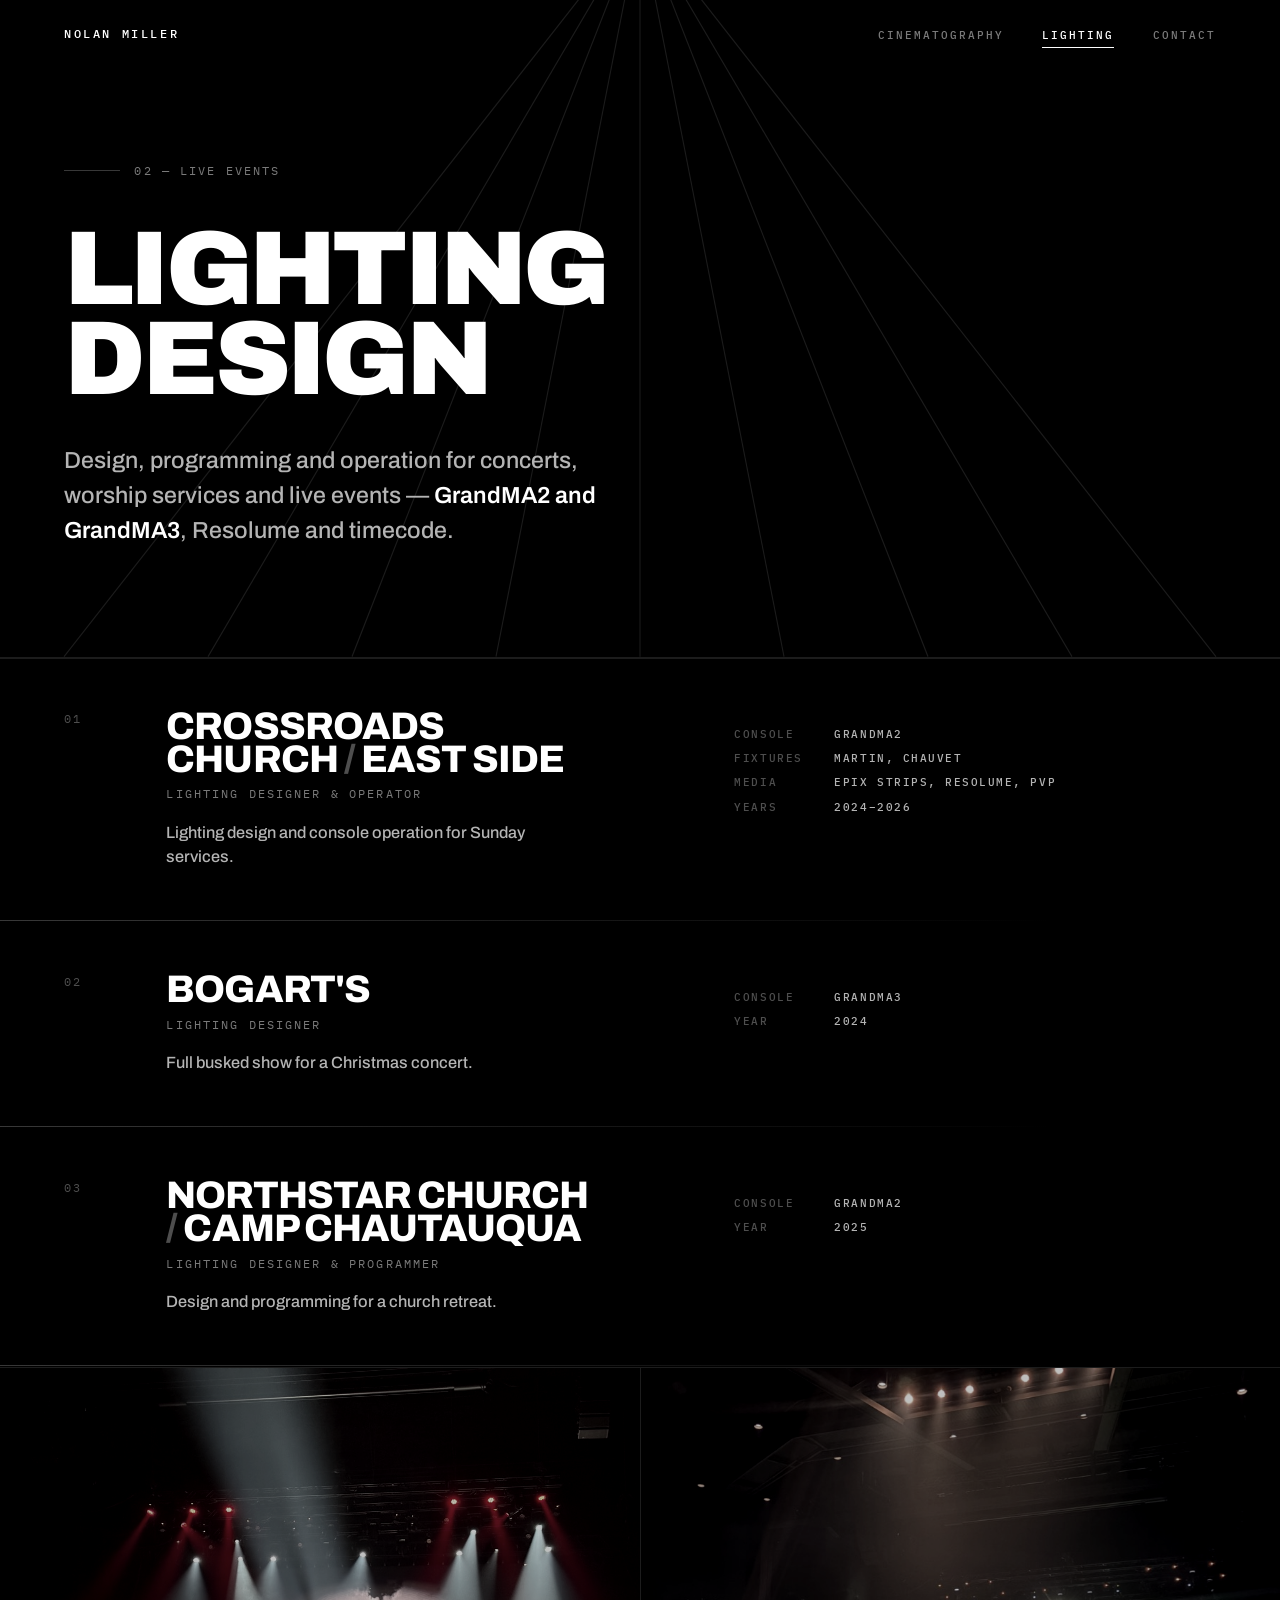
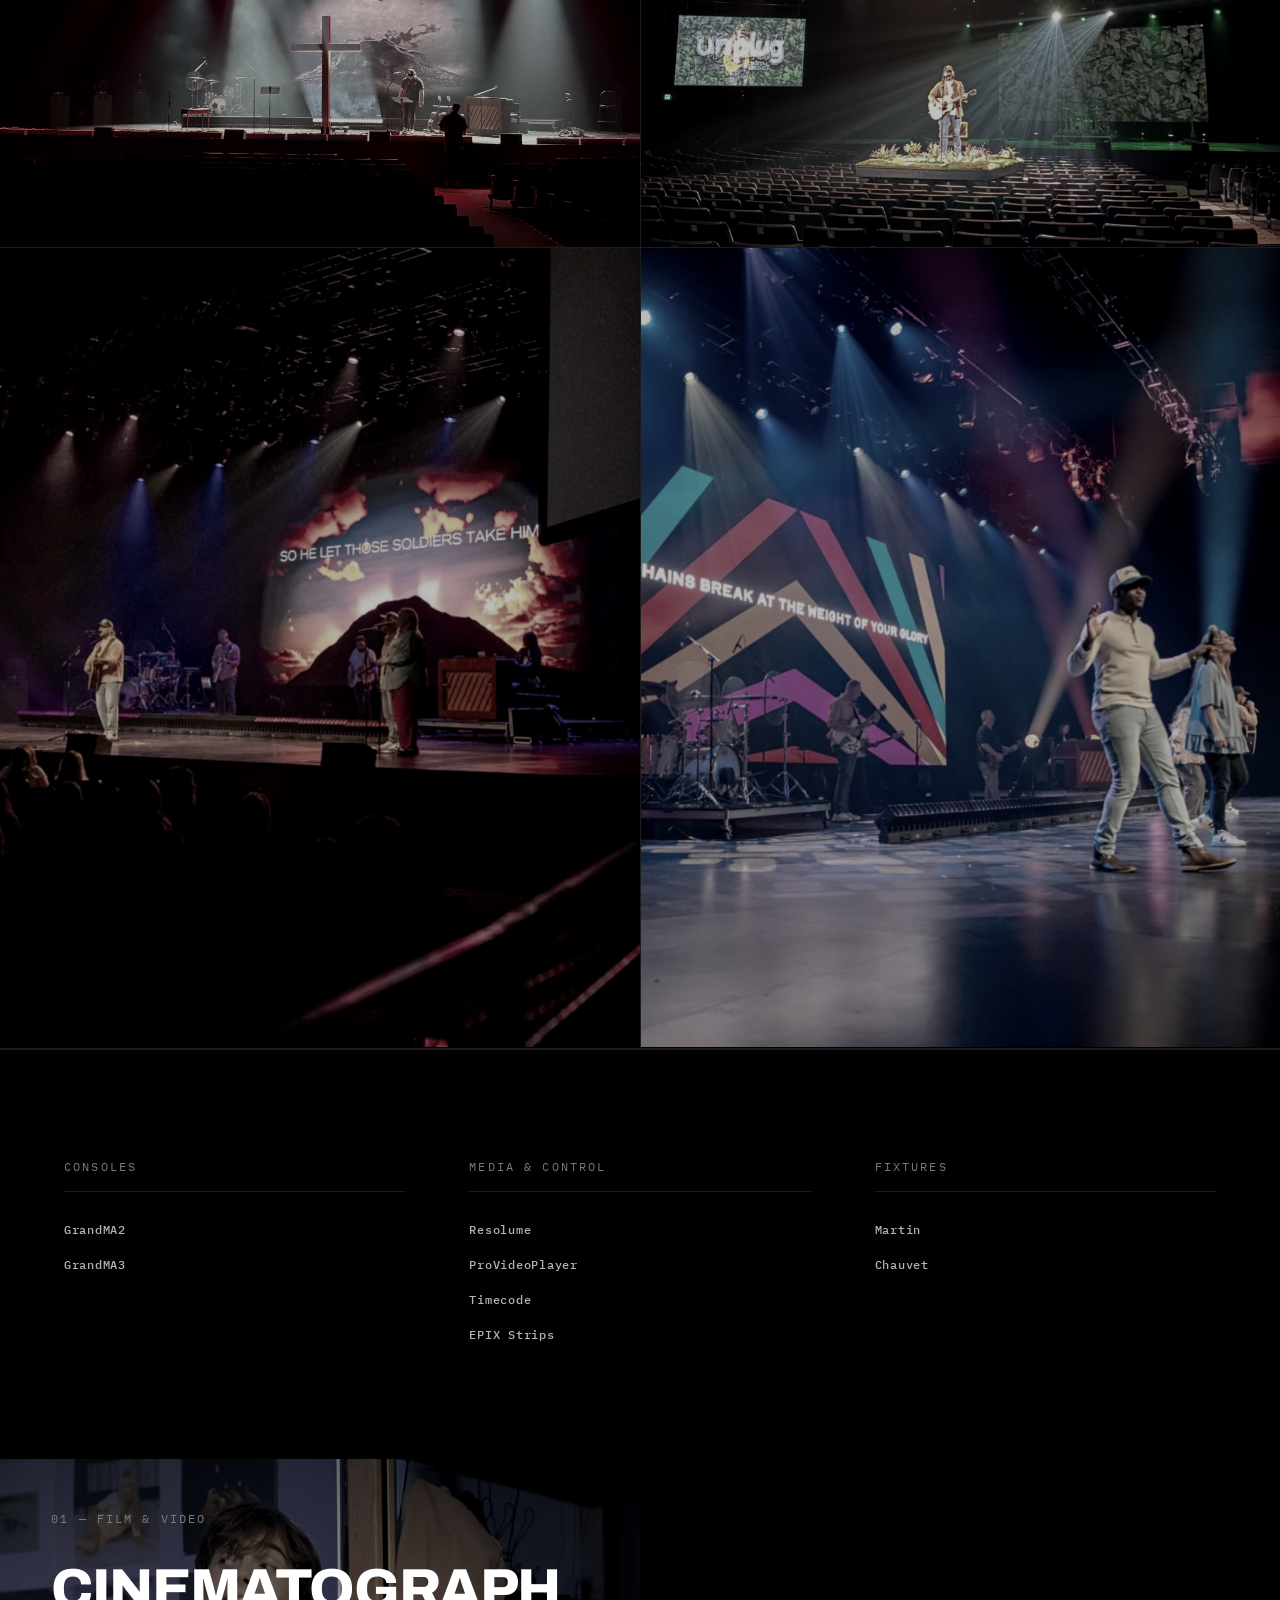
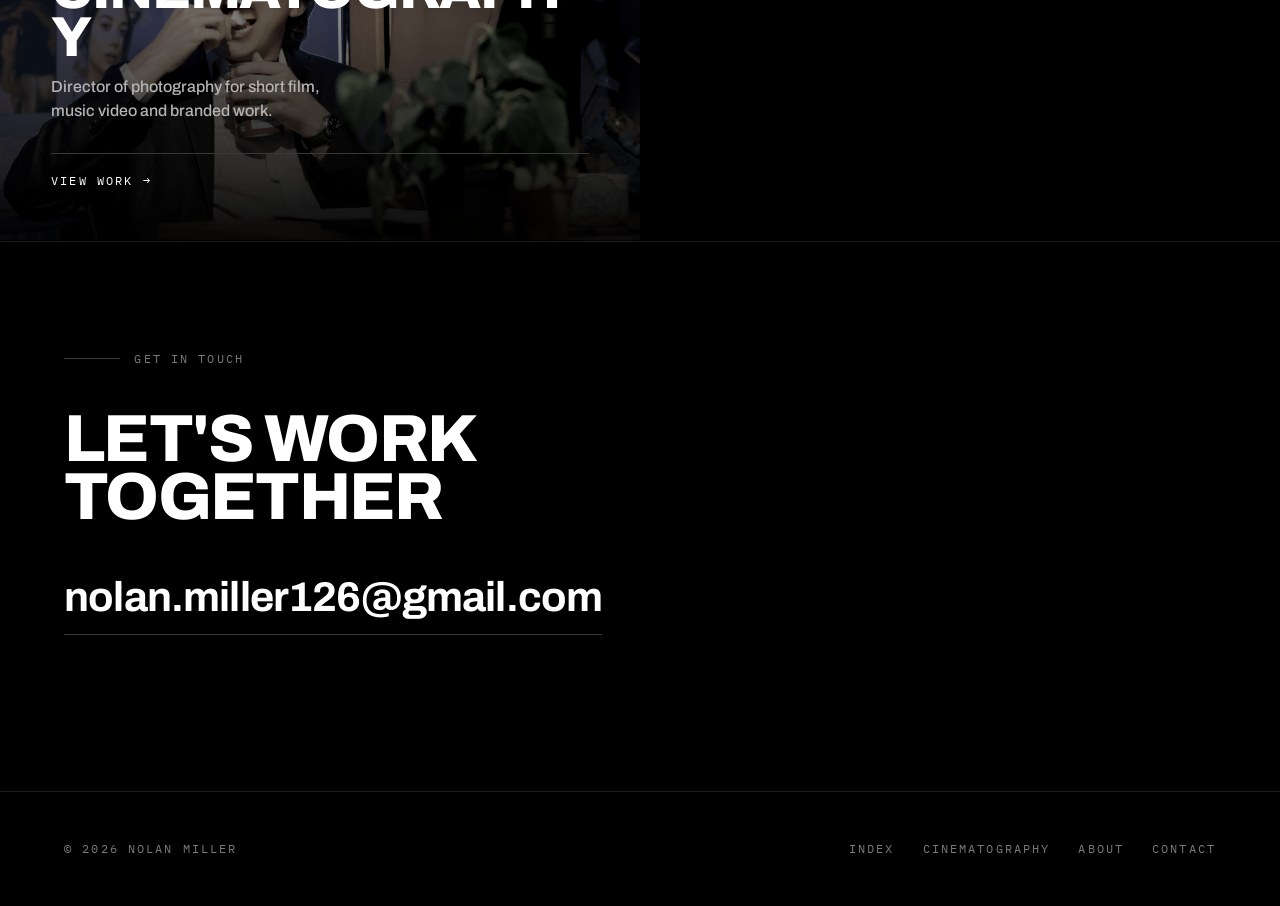
<file: lighting/index.html>
<!DOCTYPE html>
<html lang="en">
<head>
<meta charset="utf-8">
<meta name="viewport" content="width=device-width, initial-scale=1">
<title>Lighting Design — Nolan Miller</title>
<meta name="description" content="Concert, worship and live event lighting design by Nolan Miller — GrandMA2 and GrandMA3 designer, programmer and operator in Cincinnati, Ohio.">
<meta name="theme-color" content="#000000">
<link rel="canonical" href="https://www.nolanmillermedia.com/lighting/">

<link rel="icon" href="/images/favicon-32x32.png" sizes="32x32" type="image/png">
<link rel="icon" href="/images/favicon-16x16.png" sizes="16x16" type="image/png">
<link rel="apple-touch-icon" href="/images/apple-touch-icon.png">

<meta property="og:type" content="website">
<meta property="og:url" content="https://www.nolanmillermedia.com/lighting/">
<meta property="og:title" content="Lighting Design — Nolan Miller">
<meta property="og:description" content="Design, programming and operation for concerts, worship and live events.">
<meta property="og:image" content="https://www.nolanmillermedia.com/images/social-preview.png">
<meta name="twitter:card" content="summary_large_image">

<link rel="preconnect" href="https://fonts.googleapis.com">
<link rel="preconnect" href="https://fonts.gstatic.com" crossorigin>
<link rel="stylesheet" href="https://fonts.googleapis.com/css2?family=Archivo:wght@500;600;700;800;900&family=IBM+Plex+Mono:wght@400;500&display=swap">
<link rel="stylesheet" href="/assets/site.css">
<script>document.documentElement.classList.add('js');</script>
</head>

<body>
<div class="blackout" aria-hidden="true"></div>
<a class="skip" href="#main">Skip to content</a>

<nav class="nav">
  <a class="nav-mark" href="/">Nolan Miller</a>
  <ul class="nav-links">
    <li><a href="/cinematography/">Cinematography</a></li>
    <li><a href="/lighting/" aria-current="page">Lighting</a></li>
    <li class="nav-keep"><a href="/#contact">Contact</a></li>
  </ul>
</nav>

<main id="main">

  <header class="statement shell motif-host" style="padding-top:clamp(8rem,18vh,12rem)">
    <!-- One source above the page, falling across it. Diagonals only. -->
    <span class="motif motif--fan" aria-hidden="true">
      <svg viewBox="0 0 1200 500" preserveAspectRatio="none" focusable="false">
        <g fill="none" stroke="currentColor" vector-effect="non-scaling-stroke">
          <line x1="600" y1="-60" x2="60"   y2="500"/>
          <line x1="600" y1="-60" x2="195"  y2="500"/>
          <line x1="600" y1="-60" x2="330"  y2="500"/>
          <line x1="600" y1="-60" x2="465"  y2="500"/>
          <line x1="600" y1="-60" x2="600"  y2="500"/>
          <line x1="600" y1="-60" x2="735"  y2="500"/>
          <line x1="600" y1="-60" x2="870"  y2="500"/>
          <line x1="600" y1="-60" x2="1005" y2="500"/>
          <line x1="600" y1="-60" x2="1140" y2="500"/>
        </g>
      </svg>
    </span>
    <p class="eyebrow mono">02 — Live events</p>
    <h1 class="display d-page">Lighting<br>Design</h1>
    <p class="lede" style="margin-top:clamp(1.5rem,4vw,2.5rem)">
      Design, programming and operation for concerts, worship services and live events —
      <strong>GrandMA2 and GrandMA3</strong>, Resolume and timecode.
    </p>
  </header>

  <!-- Credits -------------------------------------------------------------- -->
  <section class="credits" id="credits" aria-label="Lighting credits">

    <article class="credit reveal">
      <p class="credit-no mono">01</p>
      <div>
        <h2 class="display d-md credit-venue">Crossroads Church <span style="color:var(--grey-3)">/</span> East Side</h2>
        <p class="credit-role mono">Lighting Designer &amp; Operator</p>
        <p class="credit-body">Lighting design and console operation for Sunday services.</p>
      </div>
      <dl class="credit-specs">
        <div class="spec"><dt>Console</dt><dd>GrandMA2</dd></div>
        <div class="spec"><dt>Fixtures</dt><dd>Martin, Chauvet</dd></div>
        <div class="spec"><dt>Media</dt><dd>EPIX Strips, Resolume, PVP</dd></div>
        <div class="spec"><dt>Years</dt><dd>2024&ndash;2026</dd></div>
      </dl>
    </article>

    <article class="credit reveal">
      <p class="credit-no mono">02</p>
      <div>
        <h2 class="display d-md credit-venue">Bogart's</h2>
        <p class="credit-role mono">Lighting Designer</p>
        <p class="credit-body">Full busked show for a Christmas concert.</p>
      </div>
      <dl class="credit-specs">
        <div class="spec"><dt>Console</dt><dd>GrandMA3</dd></div>
        <div class="spec"><dt>Year</dt><dd>2024</dd></div>
      </dl>
    </article>

    <article class="credit reveal">
      <p class="credit-no mono">03</p>
      <div>
        <h2 class="display d-md credit-venue">Northstar Church <span style="color:var(--grey-3)">/</span> Camp Chautauqua</h2>
        <p class="credit-role mono">Lighting Designer &amp; Programmer</p>
        <p class="credit-body">Design and programming for a church retreat.</p>
      </div>
      <dl class="credit-specs">
        <div class="spec"><dt>Console</dt><dd>GrandMA2</dd></div>
        <div class="spec"><dt>Year</dt><dd>2025</dd></div>
      </dl>
    </article>

  </section>

  <!-- Gallery -------------------------------------------------------------- -->
  <section class="gallery" id="gallery" aria-label="Lighting photographs">

    <figure class="shot shot--wide plate">
      <picture>
        <img src="/images/opt/room-04-1200.jpg"
             srcset="/images/opt/room-04-1200.jpg 1200w, /images/opt/room-04-2000.jpg 2000w"
             sizes="(max-width: 620px) 100vw, 50vw"
             alt="Empty auditorium with red and white beams cutting through haze onto a stage."
             width="1200" height="900" loading="lazy" decoding="async">
      </picture>
      <figcaption class="shot-cap mono mono--lit">Red &amp; white wash, house empty</figcaption>
    </figure>

    <figure class="shot shot--wide plate">
      <picture>
        <img src="/images/opt/room-03-1200.jpg"
             srcset="/images/opt/room-03-1200.jpg 1200w, /images/opt/room-03-2000.jpg 2000w"
             sizes="(max-width: 620px) 100vw, 50vw"
             alt="Solo performer on a wide stage lit by a single hard key through heavy haze."
             width="1200" height="900" loading="lazy" decoding="async">
      </picture>
      <figcaption class="shot-cap mono mono--lit">Single key, heavy haze</figcaption>
    </figure>

    <figure class="shot shot--tall plate">
      <picture>
        <img src="/images/opt/room-01-800.jpg"
             srcset="/images/opt/room-01-800.jpg 800w, /images/opt/room-01-1179.jpg 1179w"
             sizes="(max-width: 620px) 100vw, 50vw"
             alt="Band on stage under blue and lavender beams with a full house in silhouette."
             width="1179" height="1461" loading="lazy" decoding="async">
      </picture>
      <figcaption class="shot-cap mono mono--lit">Blue &amp; lavender, full house</figcaption>
    </figure>

    <figure class="shot shot--tall plate">
      <picture>
        <img src="/images/opt/room-02-800.jpg"
             srcset="/images/opt/room-02-800.jpg 800w, /images/opt/room-02-1179.jpg 1179w"
             sizes="(max-width: 620px) 100vw, 50vw"
             alt="Vocalist crossing a reflective stage as blue beams and truss fixtures fill the air above."
             width="1179" height="1461" loading="lazy" decoding="async">
      </picture>
      <figcaption class="shot-cap mono mono--lit">Truss wash, mid&#8209;service</figcaption>
    </figure>

  </section>

  <!-- Rig ------------------------------------------------------------------ -->
  <section class="toolkit shell">
    <div class="reveal">
      <h2 class="tool-head mono">Consoles</h2>
      <ul class="tool-list">
        <li>GrandMA2</li><li>GrandMA3</li>
      </ul>
    </div>
    <div class="reveal reveal-1">
      <h2 class="tool-head mono">Media &amp; control</h2>
      <ul class="tool-list">
        <li>Resolume</li><li>ProVideoPlayer</li><li>Timecode</li><li>EPIX Strips</li>
      </ul>
    </div>
    <div class="reveal reveal-2">
      <h2 class="tool-head mono">Fixtures</h2>
      <ul class="tool-list">
        <li>Martin</li><li>Chauvet</li>
      </ul>
    </div>
  </section>

  <!-- Next ----------------------------------------------------------------- -->
  <div class="split split--single">
    <a class="panel" href="/cinematography/">
      <div class="panel-plate plate" aria-hidden="true">
        <picture>
          <img src="/images/opt/ysuc-still-1200.jpg"
               srcset="/images/opt/ysuc-still-1200.jpg 1200w, /images/opt/ysuc-still-2000.jpg 2000w"
               sizes="100vw" alt="" width="1200" height="658" loading="lazy" decoding="async">
        </picture>
      </div>
      <p class="panel-index mono">01 — Film &amp; video</p>
      <h2 class="display d-lg panel-title">Cinematography</h2>
      <p class="panel-sub">Director of photography for short film, music video and branded work.</p>
      <span class="panel-go mono mono--lit">
        <span>View work</span>
        <span class="arw" aria-hidden="true">&rarr;</span>
      </span>
    </a>
  </div>

  <section class="contact shell" id="contact">
    <p class="eyebrow mono reveal">Get in touch</p>
    <h2 class="display d-lg reveal reveal-1">Let's work<br>together</h2>
    <a class="contact-mail reveal reveal-2" href="mailto:nolan.miller126@gmail.com">nolan.miller126@gmail.com</a>
  </section>

</main>

<footer class="footer">
  <p class="mono">&copy; 2026 Nolan Miller</p>
  <ul class="footer-links mono">
    <li><a href="/">Index</a></li>
    <li><a href="/cinematography/">Cinematography</a></li>
    <li><a href="/#about">About</a></li>
    <li><a href="/#contact">Contact</a></li>
  </ul>
</footer>

<script src="/assets/site.js" defer></script>
</body>
</html>
</file>
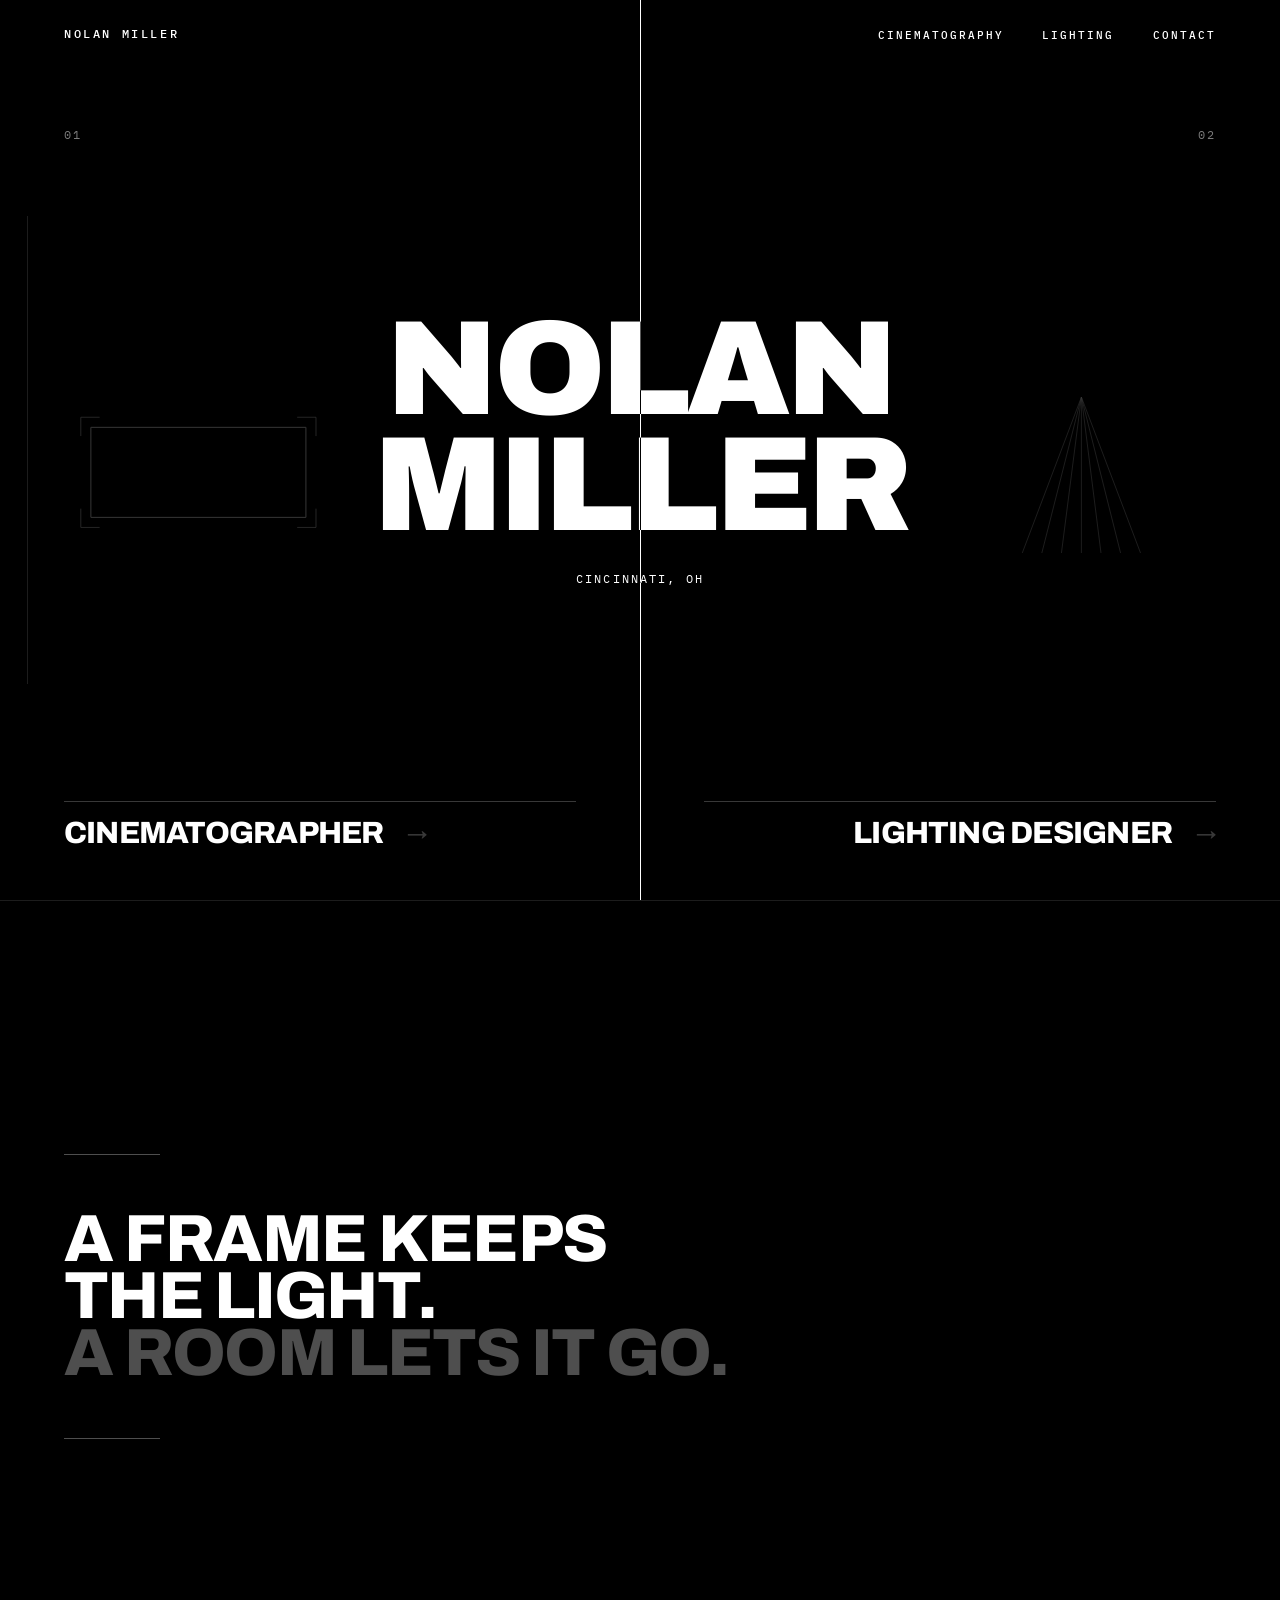
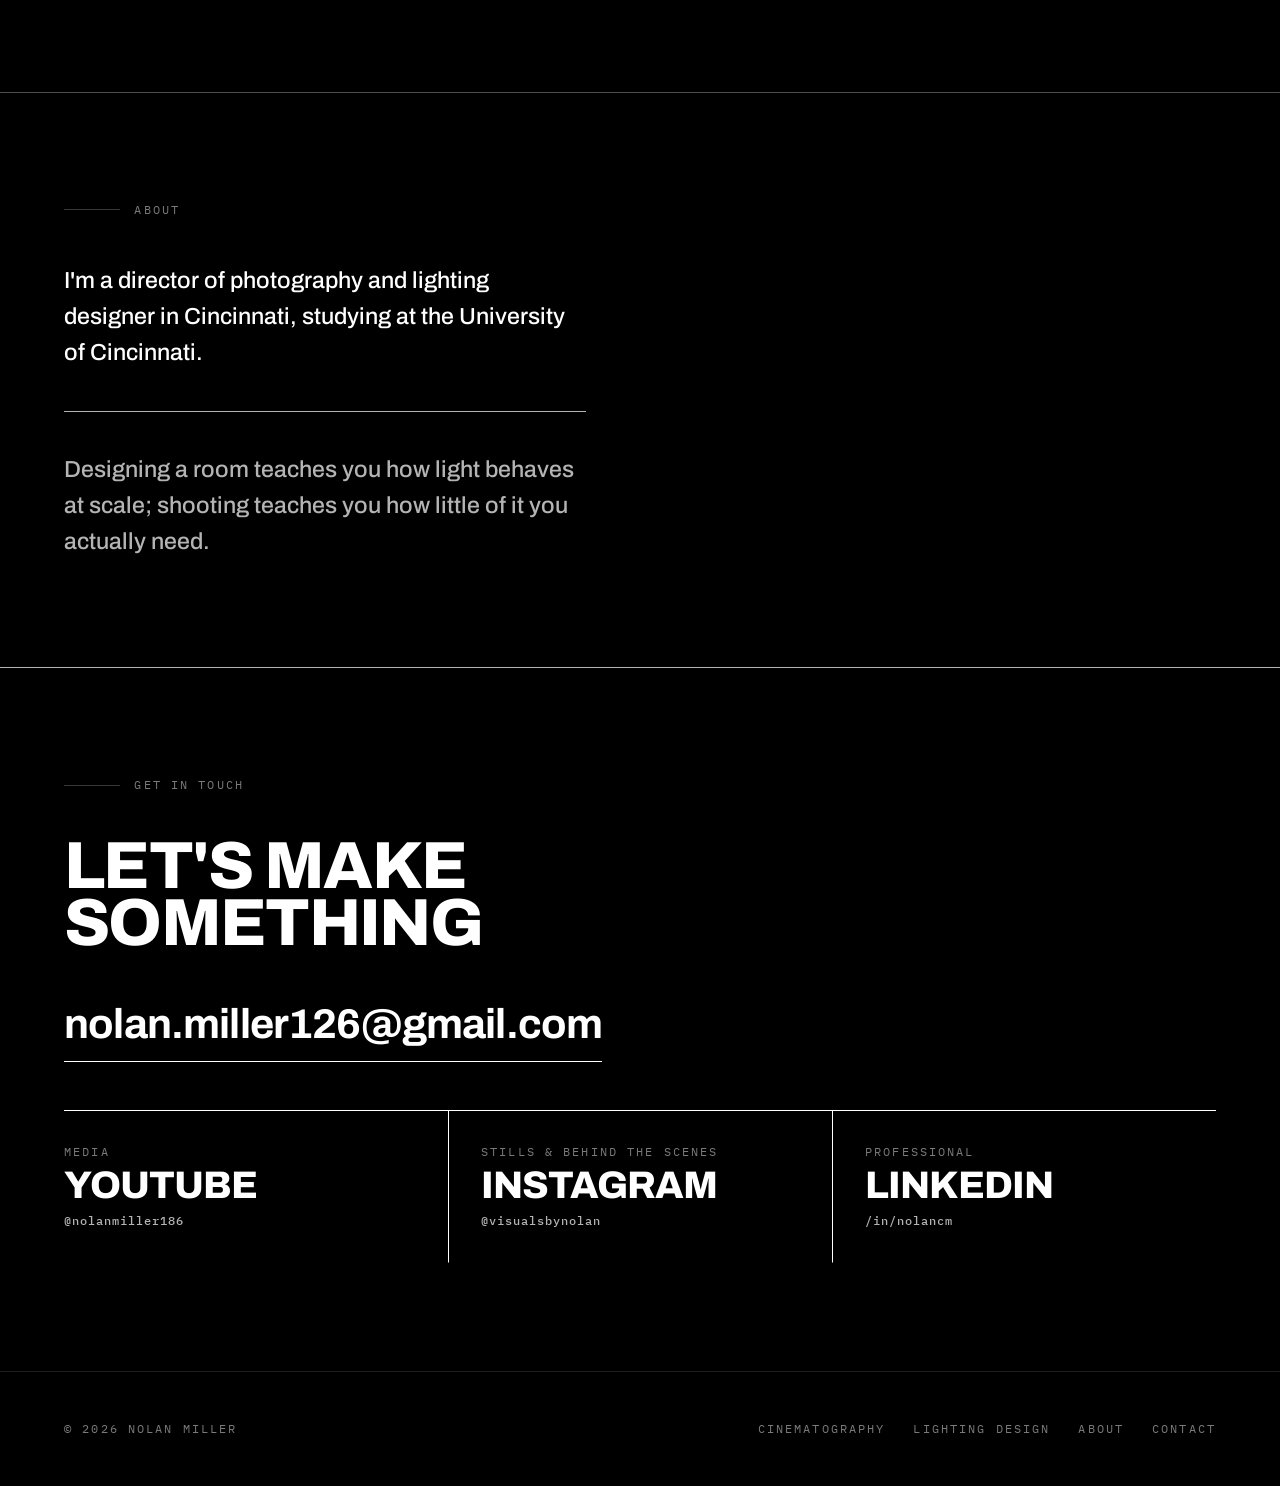
<file: studio/index.html>
<!DOCTYPE html>
<html lang="en">
<head>
<meta charset="utf-8">
<meta name="viewport" content="width=device-width, initial-scale=1">
<title>Nolan Miller — Cinematographer &amp; Lighting Designer</title>
<meta name="description" content="Nolan Miller is a cinematographer and lighting designer in Cincinnati, Ohio. A frame keeps the light. A room lets it go.">
<meta name="theme-color" content="#000000">

<!-- Preview address. No canonical, and noindex, so this never competes with
     the live homepage in search while both are up. Both come off when this
     page is promoted to "/". -->
<meta name="robots" content="noindex">

<link rel="icon" href="/images/favicon-32x32.png" sizes="32x32" type="image/png">
<link rel="icon" href="/images/favicon-16x16.png" sizes="16x16" type="image/png">
<link rel="apple-touch-icon" href="/images/apple-touch-icon.png">

<link rel="preconnect" href="https://fonts.googleapis.com">
<link rel="preconnect" href="https://fonts.gstatic.com" crossorigin>
<link rel="stylesheet" href="https://fonts.googleapis.com/css2?family=Archivo:wght@500;600;700;800;900&family=IBM+Plex+Mono:wght@400;500&display=swap">
<link rel="stylesheet" href="/assets/site.css">
<link rel="stylesheet" href="/assets/stage.css">
<script>document.documentElement.classList.add('js');</script>
</head>

<body class="stage-page">
<a class="skip" href="#main">Skip to content</a>

<!-- The strike: a white wipe out of the seam. Decorative only, pointer-events
     none, and it is never on top of content the reader needs. -->
<div class="strike" aria-hidden="true"></div>

<nav class="nav">
  <a class="nav-mark" href="/studio/">Nolan Miller</a>
  <ul class="nav-links">
    <li><a href="/cinematography/">Cinematography</a></li>
    <li><a href="/lighting/">Lighting</a></li>
    <li><a href="#contact">Contact</a></li>
  </ul>
</nav>

<!-- The fader: fills from the bottom as the page scrolls. Pure CSS scroll
     timeline where supported, a static hairline where not. -->
<div class="fader" aria-hidden="true"><span></span></div>

<main id="main">

  <!-- The split ============================================================ -->
  <header class="stage">

    <!-- Left: the lens. A rectangle. Closed, orthogonal, it keeps the light. -->
    <a class="half half--lens" href="/cinematography/">
      <span class="half-inner stage-fade stage-fade--2">
        <span class="half-no mono">01</span>

        <span class="half-art" aria-hidden="true">
          <svg class="art art--frame" viewBox="0 0 400 260" preserveAspectRatio="xMidYMid meet" focusable="false">
            <!-- 2.39:1 — the aperture the page looks through -->
            <rect class="art-frame" x="40" y="63" width="320" height="134"
                  fill="none" stroke="currentColor" vector-effect="non-scaling-stroke"/>
            <g class="art-brackets" fill="none" stroke="currentColor" vector-effect="non-scaling-stroke">
              <path class="bk bk--tl" d="M40 91 V63 H68"/>
              <path class="bk bk--tr" d="M332 63 H360 V91"/>
              <path class="bk bk--br" d="M360 169 V197 H332"/>
              <path class="bk bk--bl" d="M68 197 H40 V169"/>
            </g>
          </svg>
        </span>

        <span class="half-foot">
          <span class="half-label display">Cinematographer</span>
          <span class="half-go" aria-hidden="true">&rarr;</span>
        </span>
      </span>
    </a>

    <!-- Right: the room. A beam. Open, diagonal, it lets the light go. -->
    <a class="half half--room" href="/lighting/">
      <span class="half-inner stage-fade stage-fade--2">
        <span class="half-no mono">02</span>

        <span class="half-art" aria-hidden="true">
          <svg class="art art--beam" viewBox="0 0 400 260" preserveAspectRatio="xMidYMid meet" focusable="false">
            <g class="art-rays" fill="none" stroke="currentColor" vector-effect="non-scaling-stroke">
              <line class="ry" x1="200" y1="18" x2="40"  y2="250"/>
              <line class="ry" x1="200" y1="18" x2="93"  y2="250"/>
              <line class="ry" x1="200" y1="18" x2="146" y2="250"/>
              <line class="ry" x1="200" y1="18" x2="200" y2="250"/>
              <line class="ry" x1="200" y1="18" x2="253" y2="250"/>
              <line class="ry" x1="200" y1="18" x2="306" y2="250"/>
              <line class="ry" x1="200" y1="18" x2="360" y2="250"/>
            </g>
          </svg>
        </span>

        <span class="half-foot">
          <span class="half-label display">Lighting Designer</span>
          <span class="half-go" aria-hidden="true">&rarr;</span>
        </span>
      </span>
    </a>

    <!-- The seam, and the name across it. The title is blend-mode difference,
         so it is white on the dark half and black on the lit one — one copy of
         the text, flipping mid-word as the seam slides underneath it. -->
    <span class="seam" aria-hidden="true"></span>

    <div class="stage-name">
      <h1 class="display d-hero stage-fade">
        <span class="ln">Nolan</span>
        <span class="ln">Miller</span>
      </h1>
      <p class="stage-place mono stage-fade stage-fade--3">Cincinnati, OH</p>
    </div>
  </header>

  <!-- Thesis =============================================================== -->
  <section class="band band--1">
    <p class="band-tick" aria-hidden="true"></p>
    <h2 class="display d-lg reveal">
      A frame keeps the light.<br>
      <em>A room lets it go.</em>
    </h2>
    <p class="band-tick" aria-hidden="true"></p>
  </section>

  <!-- About ================================================================ -->
  <section class="band band--2" id="about">
    <p class="eyebrow mono reveal">About</p>
    <div class="band-body reveal reveal-1">
      <p>I'm a director of photography and lighting designer in Cincinnati,
         studying at the University of Cincinnati.</p>
      <p>Designing a room teaches you how light behaves at scale; shooting
         teaches you how little of it you actually need.</p>
    </div>
  </section>

  <!-- Contact ============================================================== -->
  <section class="band band--3" id="contact">
    <p class="eyebrow mono reveal">Get in touch</p>
    <h2 class="display d-lg reveal reveal-1">Let's make<br>something</h2>

    <a class="contact-mail reveal reveal-2" href="mailto:nolan.miller126@gmail.com">nolan.miller126@gmail.com</a>

    <div class="profiles reveal reveal-3">
      <a class="profile" href="https://www.youtube.com/@nolanmiller186" target="_blank" rel="noopener">
        <span class="mono">Media</span>
        <span class="display d-md">YouTube</span>
        <span class="profile-handle">@nolanmiller186</span>
      </a>
      <a class="profile" href="https://www.instagram.com/visualsbynolan" target="_blank" rel="noopener">
        <span class="mono">Stills &amp; behind the scenes</span>
        <span class="display d-md">Instagram</span>
        <span class="profile-handle">@visualsbynolan</span>
      </a>
      <a class="profile" href="https://www.linkedin.com/in/nolancm" target="_blank" rel="noopener">
        <span class="mono">Professional</span>
        <span class="display d-md">LinkedIn</span>
        <span class="profile-handle">/in/nolancm</span>
      </a>
    </div>
  </section>

</main>

<footer class="footer">
  <p class="mono">&copy; 2026 Nolan Miller</p>
  <ul class="footer-links mono">
    <li><a href="/cinematography/">Cinematography</a></li>
    <li><a href="/lighting/">Lighting Design</a></li>
    <li><a href="#about">About</a></li>
    <li><a href="#contact">Contact</a></li>
  </ul>
</footer>

<script src="/assets/site.js" defer></script>
<script src="/assets/stage.js" defer></script>
<script defer src="https://cdn.vercel-insights.com/v1/script.js"></script>
</body>
</html>
</file>
<file: assets/site.css>
/* ==========================================================================
   nolanmillermedia.com — "Blackout"

   One rule, held everywhere: THE SITE HAS NO COLOR. THE WORK DOES.
   The page is black and white. Every pixel of hue comes from the photographs.
   There is deliberately no accent hue anywhere in this file.

   Second rule: work rests UNLIT and comes up on hover/focus. Browsing the
   site is bringing up light on things.
   ========================================================================== */

/* --- Tokens --------------------------------------------------------------- */

:root {
  --black:      #000;
  --raise:      #0a0a0a;   /* raised surface, barely off-black */
  --line:       #1c1c1c;   /* hairline rules */
  --line-lit:   #383838;   /* hairline on hover */

  --white:      #fff;
  --grey-1:     #b4b4b4;   /* body copy */
  --grey-2:     #7a7a7a;   /* secondary meta */
  --grey-3:     #4e4e4e;   /* tertiary, index numerals */

  --display: 'Archivo', 'Helvetica Neue', Helvetica, Arial, sans-serif;
  --mono: 'IBM Plex Mono', ui-monospace, SFMono-Regular, Menlo, monospace;

  /* A fader move: slow to start, decisive at the end. Used for every cue. */
  --cue: cubic-bezier(0.16, 1, 0.3, 1);

  --pad: clamp(1.25rem, 5vw, 5rem);   /* horizontal page gutter */
  --gap: clamp(5rem, 12vh, 11rem);    /* vertical section rhythm */
  --max: 1600px;
}

*, *::before, *::after { box-sizing: border-box; }

html {
  scroll-behavior: smooth;
  -webkit-text-size-adjust: 100%;
}

body {
  margin: 0;
  background: var(--black);
  color: var(--white);
  font-family: var(--display);
  font-weight: 500;
  line-height: 1.5;
  overflow-x: hidden;
  -webkit-font-smoothing: antialiased;
  -moz-osx-font-smoothing: grayscale;
}

img { display: block; max-width: 100%; height: auto; }

a { color: inherit; text-decoration: none; }

h1, h2, h3, p, figure, ul { margin: 0; padding: 0; }
ul { list-style: none; }

::selection { background: var(--white); color: var(--black); }

:focus-visible {
  outline: 2px solid var(--white);
  outline-offset: 3px;
}

.skip {
  position: absolute; left: -9999px;
  background: var(--white); color: var(--black);
  padding: .75rem 1.25rem; z-index: 200;
  font-family: var(--mono); font-size: .75rem;
}
.skip:focus { left: 1rem; top: 1rem; }

.shell { max-width: var(--max); margin-inline: auto; }


/* --- Type ----------------------------------------------------------------- */

/* Display: enormous, uppercase, set tight. A title card, not a headline. */
.display {
  font-weight: 800;
  text-transform: uppercase;
  letter-spacing: -0.025em;
  line-height: 0.86;
  margin: 0;
  text-wrap: balance;
  /* Safety net: "CINEMATOGRAPHY" is a single 14-character word that cannot
     wrap, so without this it silently clips instead of overflowing visibly.
     The clamps below are sized so this should never actually fire. */
  overflow-wrap: break-word;
}

.d-hero { font-size: clamp(3.4rem, 13vw, 12.5rem); font-weight: 900; letter-spacing: -0.035em; }

/* Sized against the longest title on the site, "CINEMATOGRAPHY", which sets
   ~8.9x its font-size in width. At 10vw inside 5vw gutters that leaves only a
   1% margin and clips the final letter around 1400-1470px, so this is
   deliberately backed off to keep real headroom at every width. */
.d-page { font-size: clamp(1.6rem, 8.2vw, 7.6rem);  font-weight: 900; letter-spacing: -0.035em; }

/* Archivo 900 uppercase runs ~10.1x its font-size for "CINEMATOGRAPHY". The
   lower bounds here are set from that measurement so the longest word still
   fits its container at 360px, the narrowest viewport worth supporting. */
.d-lg   { font-size: clamp(1.75rem, 5.2vw, 4.4rem); }
.d-md   { font-size: clamp(1.5rem, 3vw, 2.5rem); }

/* Mono: labels, credits, nav, anything that reads like a cue sheet. */
.mono {
  font-family: var(--mono);
  font-weight: 400;
  font-size: clamp(.62rem, 1.05vw, .74rem);
  letter-spacing: 0.18em;
  text-transform: uppercase;
  color: var(--grey-2);
}
.mono--lit { color: var(--white); }

/* Section eyebrow: mono label preceded by a short rule. */
.eyebrow {
  display: flex;
  align-items: center;
  gap: .9rem;
  margin-bottom: clamp(1.5rem, 4vw, 2.75rem);
}
.eyebrow::before {
  content: '';
  width: clamp(1.75rem, 5vw, 3.5rem);
  height: 1px;
  background: var(--line-lit);
  flex: none;
}

.lede {
  font-size: clamp(1.05rem, 1.9vw, 1.45rem);
  font-weight: 500;
  line-height: 1.5;
  color: var(--grey-1);
  max-width: 46ch;
  text-wrap: pretty;
}
.lede strong { color: var(--white); font-weight: 600; }


/* --- Nav ------------------------------------------------------------------ */

.nav {
  position: fixed;
  inset: 0 0 auto 0;
  z-index: 100;
  display: flex;
  align-items: center;
  justify-content: space-between;
  gap: 1rem;
  padding: 1.35rem var(--pad);
  border-bottom: 1px solid transparent;
  transition: background .5s var(--cue), border-color .5s var(--cue), padding .5s var(--cue);
}
.nav.is-stuck {
  background: rgba(0, 0, 0, .82);
  backdrop-filter: blur(14px) saturate(140%);
  -webkit-backdrop-filter: blur(14px) saturate(140%);
  border-bottom-color: var(--line);
  padding-block: 1rem;
}

.nav-mark {
  font-family: var(--mono);
  font-size: .74rem;
  letter-spacing: 0.22em;
  text-transform: uppercase;
  color: var(--white);
  white-space: nowrap;
}

.nav-links { display: flex; align-items: center; gap: clamp(1.1rem, 3vw, 2.6rem); }
.nav-links a {
  font-family: var(--mono);
  font-size: .7rem;
  letter-spacing: 0.18em;
  text-transform: uppercase;
  color: var(--grey-2);
  transition: color .3s var(--cue);
  position: relative;
  padding-block: .3rem;
}
.nav-links a:hover,
.nav-links a:focus-visible { color: var(--white); }
.nav-links a[aria-current='page'] { color: var(--white); }
.nav-links a[aria-current='page']::after {
  content: '';
  position: absolute;
  left: 0; right: 0; bottom: -2px;
  height: 1px;
  background: var(--white);
}

.nav-toggle { display: none; }


/* --- Hero ----------------------------------------------------------------- */

.hero {
  position: relative;
  min-height: 100svh;
  display: flex;
  flex-direction: column;
  justify-content: flex-end;
  padding: 8rem var(--pad) clamp(2rem, 5vh, 3.5rem);
  overflow: hidden;
  isolation: isolate;
}

.hero-plate {
  position: absolute;
  inset: 0;
  z-index: -2;
}
.hero-plate img {
  width: 100%; height: 100%;
  object-fit: cover;
  /* Knocked back so the type stays the loudest thing — but only just. This
     material is already very low-key, so heavy dimming crushes it to solid
     black and the photograph disappears entirely. */
  filter: brightness(.72) contrast(1.05) saturate(1.02);
}
/* Vignette + floor gradient so type always has something to sit on. */
.hero::after {
  content: '';
  position: absolute;
  inset: 0;
  z-index: -1;
  background:
    linear-gradient(to top, rgba(0,0,0,.92) 0%, rgba(0,0,0,.3) 42%, rgba(0,0,0,0) 68%, rgba(0,0,0,.35) 100%),
    radial-gradient(125% 90% at 50% 45%, transparent 42%, rgba(0,0,0,.55) 100%);
  pointer-events: none;
}

.hero-inner { position: relative; width: 100%; }

.hero-title { margin-bottom: clamp(1.25rem, 3vh, 2rem); }
.hero-title .ln { display: block; }

.hero-meta {
  display: flex;
  flex-wrap: wrap;
  align-items: baseline;
  gap: .6rem clamp(1rem, 3vw, 2.25rem);
  padding-top: clamp(1.1rem, 3vh, 1.75rem);
  border-top: 1px solid var(--line);
}
.hero-meta .sep { color: var(--grey-3); }

.hero-cue {
  position: absolute;
  right: var(--pad);
  bottom: clamp(2rem, 5vh, 3.5rem);
  display: flex;
  align-items: center;
  gap: .75rem;
}
.hero-cue .bar {
  width: 1px; height: 46px;
  background: linear-gradient(to bottom, var(--white), transparent);
  transform-origin: top;
  animation: cue-slide 2.4s var(--cue) infinite;
}
@keyframes cue-slide {
  0%   { transform: scaleY(0); opacity: 0; }
  35%  { transform: scaleY(1); opacity: 1; }
  100% { transform: scaleY(1); opacity: 0; }
}


/* --- Statement ------------------------------------------------------------ */

.statement {
  padding: var(--gap) var(--pad);
  border-bottom: 1px solid var(--line);
}
.statement .display { max-width: 22ch; }
.statement .display em {
  font-style: normal;
  color: var(--grey-3);
}


/* --- The split: two discipline panels ------------------------------------- */

.split {
  display: grid;
  grid-template-columns: 1fr 1fr;
  border-bottom: 1px solid var(--line);
}
.split > * + * { border-left: 1px solid var(--line); }

/* The single "next discipline" panel at the foot of a subpage is full-width,
   so it must be much shorter than the two half-width panels on the index —
   at the tall height it reads as an empty black box with a caption. */
.split--single .panel { min-height: clamp(17rem, 40vh, 24rem); }
.split--single .panel-index { margin-bottom: 1.25rem; }

.panel {
  position: relative;
  display: flex;
  flex-direction: column;
  justify-content: flex-end;
  min-height: clamp(30rem, 78vh, 46rem);
  padding: clamp(2rem, 4vw, 3.5rem);
  overflow: hidden;
  isolation: isolate;
}
.panel-plate { position: absolute; inset: 0; z-index: -2; }
.panel-plate img { width: 100%; height: 100%; object-fit: cover; }
.panel::after {
  content: '';
  position: absolute; inset: 0; z-index: -1;
  background: linear-gradient(to top, rgba(0,0,0,.9) 4%, rgba(0,0,0,.28) 58%, rgba(0,0,0,.45) 100%);
  pointer-events: none;
}

.panel-index { margin-bottom: auto; }

/* Panels are half-width on desktop, so the shared .d-lg size overflows here —
   "CINEMATOGRAPHY" needs ~10.1x its font-size and only gets ~607px of column.
   Sized to fit the column rather than the page. */
.panel-title {
  margin: clamp(.75rem, 2vw, 1.1rem) 0 .75rem;
  font-size: clamp(1.6rem, 3.6vw, 3.2rem);
}
.split--single .panel-title { font-size: clamp(1.6rem, 4.4vw, 4rem); }
.panel-sub { color: var(--grey-1); font-size: clamp(.85rem, 1.4vw, 1rem); max-width: 32ch; font-weight: 500; }

.panel-go {
  display: inline-flex;
  align-items: center;
  gap: .6rem;
  margin-top: clamp(1.25rem, 3vw, 1.9rem);
  padding-top: 1.1rem;
  border-top: 1px solid var(--line-lit);
  width: 100%;
}
.panel-go .arw { transition: transform .55s var(--cue); }
.panel:hover .panel-go .arw,
.panel:focus-visible .panel-go .arw { transform: translateX(.4rem); }


/* --- Work: full-width cinematic frames ------------------------------------ */

.works { padding: var(--gap) 0; }

.work + .work { margin-top: clamp(3.5rem, 9vw, 7rem); }

.work-link { display: block; }

.work-plate {
  position: relative;
  overflow: hidden;
  background: var(--raise);
}
.work-plate img { width: 100%; }

/* The play/watch cue, revealed on hover. */
.work-cue {
  position: absolute;
  inset: auto auto clamp(1rem, 2vw, 1.75rem) clamp(1rem, 2vw, 1.75rem);
  display: inline-flex;
  align-items: center;
  gap: .6rem;
  padding: .55rem .9rem;
  background: rgba(0,0,0,.55);
  backdrop-filter: blur(8px);
  -webkit-backdrop-filter: blur(8px);
  border: 1px solid rgba(255,255,255,.28);
  opacity: 0;
  transform: translateY(.5rem);
  transition: opacity .5s var(--cue), transform .5s var(--cue);
}
.work-link:hover .work-cue,
.work-link:focus-visible .work-cue { opacity: 1; transform: none; }

.work-credit {
  display: grid;
  grid-template-columns: 4rem 1fr auto;
  align-items: baseline;
  gap: clamp(.75rem, 2vw, 2rem);
  padding: clamp(1rem, 2.2vw, 1.6rem) var(--pad) 0;
  border-top: 1px solid var(--line);
  margin-top: clamp(1rem, 2.2vw, 1.6rem);
  transition: border-color .5s var(--cue);
}
.work-link:hover .work-credit,
.work-link:focus-visible .work-credit { border-top-color: var(--line-lit); }

.work-no { color: var(--grey-3); }
.work-title { transition: opacity .4s var(--cue); }
.work-genre { margin-top: .5rem; }
.work-role { text-align: right; white-space: nowrap; }

.works .work { padding-inline: var(--pad); }
.works .work-credit { padding-inline: 0; }


/* --- Credits list (lighting) ---------------------------------------------- */

.credits { border-top: 1px solid var(--line); }

.credit {
  display: grid;
  grid-template-columns: 4rem 1.1fr 1fr;
  gap: clamp(1rem, 3vw, 3rem);
  padding: clamp(2rem, 4vw, 3.25rem) var(--pad);
  border-bottom: 1px solid var(--line);
  transition: background .5s var(--cue);
}
.credit:hover { background: var(--raise); }

.credit-no { color: var(--grey-3); }
.credit-venue { margin-bottom: .6rem; }
.credit-role { margin-bottom: 1.1rem; }
.credit-body { color: var(--grey-1); font-size: clamp(.9rem, 1.4vw, 1.02rem); max-width: 44ch; }

.credit-specs { display: flex; flex-direction: column; gap: .5rem; align-items: flex-start; }
.spec {
  display: flex; gap: .75rem;
  font-family: var(--mono);
  font-size: .68rem;
  letter-spacing: .14em;
  text-transform: uppercase;
}
.spec dt { color: var(--grey-3); min-width: 5.5rem; }
.spec dd { color: var(--grey-1); margin: 0; }


/* --- Gallery -------------------------------------------------------------- */

.gallery {
  display: grid;
  grid-template-columns: repeat(2, 1fr);
  gap: 1px;
  background: var(--line);
  border-block: 1px solid var(--line);
}
.shot { position: relative; overflow: hidden; background: var(--black); }
.shot img { width: 100%; height: 100%; object-fit: cover; }

/* The two 4:5 portraits get portrait frames instead of being cropped to 16:9,
   which is what the old carousel did — it showed a narrow band of a tall photo.
   Pairs are matched by aspect so each grid row resolves to one clean height. */
.shot--tall { aspect-ratio: 4 / 5; }
.shot--wide { aspect-ratio: 4 / 3; }

.shot-cap {
  position: absolute;
  inset: auto 0 0 0;
  padding: 2.5rem 1rem .9rem;
  background: linear-gradient(to top, rgba(0,0,0,.85), transparent);
  opacity: 0;
  transition: opacity .5s var(--cue);
}
.shot:hover .shot-cap { opacity: 1; }


/* --- Toolkit -------------------------------------------------------------- */

.toolkit {
  display: grid;
  grid-template-columns: repeat(3, 1fr);
  gap: clamp(2rem, 5vw, 4rem);
  padding: var(--gap) var(--pad);
  border-top: 1px solid var(--line);
}
.tool-head { padding-bottom: 1rem; margin-bottom: 1.25rem; border-bottom: 1px solid var(--line); }
.tool-list li {
  font-family: var(--mono);
  font-size: .78rem;
  letter-spacing: .06em;
  color: var(--grey-1);
  padding: .5rem 0;
}


/* --- About ---------------------------------------------------------------- */

.about {
  display: grid;
  grid-template-columns: 1fr 1.15fr;
  gap: clamp(2rem, 6vw, 6rem);
  padding: var(--gap) var(--pad);
  border-bottom: 1px solid var(--line);
}
.about-body { display: flex; flex-direction: column; gap: 1.25rem; }
.about-body p {
  color: var(--grey-1);
  font-size: clamp(1rem, 1.5vw, 1.15rem);
  line-height: 1.65;
  max-width: 52ch;
  text-wrap: pretty;
}
.about-body p:first-child { color: var(--white); font-size: clamp(1.1rem, 2vw, 1.5rem); line-height: 1.45; }


/* --- Contact -------------------------------------------------------------- */

.contact { padding: var(--gap) var(--pad); }

.contact-mail {
  display: inline-block;
  margin: clamp(1.5rem, 4vw, 2.5rem) 0 clamp(2rem, 5vw, 3rem);
  font-size: clamp(1.1rem, 3.6vw, 2.6rem);
  font-weight: 700;
  letter-spacing: -0.02em;
  border-bottom: 1px solid var(--line-lit);
  padding-bottom: .35rem;
  transition: border-color .4s var(--cue), opacity .4s var(--cue);
  overflow-wrap: anywhere;
}
.contact-mail:hover { border-bottom-color: var(--white); }

.profiles {
  display: grid;
  grid-template-columns: repeat(3, 1fr);
  border-top: 1px solid var(--line);
}
.profile {
  display: flex;
  flex-direction: column;
  gap: .55rem;
  padding: clamp(1.25rem, 3vw, 2rem) 0;
  border-bottom: 1px solid transparent;
  transition: border-color .45s var(--cue);
}
.profile + .profile { border-left: 1px solid var(--line); padding-left: clamp(1rem, 3vw, 2rem); }
.profile:hover { border-bottom-color: var(--white); }
.profile-handle { color: var(--grey-1); font-family: var(--mono); font-size: .78rem; letter-spacing: .08em; }


/* --- Footer --------------------------------------------------------------- */

.footer {
  display: flex;
  flex-wrap: wrap;
  align-items: center;
  justify-content: space-between;
  gap: 1rem 2rem;
  padding: clamp(2rem, 5vw, 3rem) var(--pad);
  border-top: 1px solid var(--line);
}
.footer-links { display: flex; flex-wrap: wrap; gap: 1rem 1.75rem; }
.footer-links a { transition: color .3s var(--cue); }
.footer-links a:hover { color: var(--white); }


/* ==========================================================================
   UNLIT → LIT
   Work rests dimmed and desaturated, and comes up to full colour on
   hover/focus. Gated behind (hover: hover) so touch devices — which can
   never trigger it — get the lit state from the start.
   ========================================================================== */

.plate img {
  transition: filter 1.1s var(--cue), transform 1.4s var(--cue);
  will-change: filter, transform;
}

@media (hover: hover) and (pointer: fine) {
  /* Tuned against this specific material: these are night exteriors, haze and
     low-key interiors, so the unlit state has to stay readable rather than
     going to mud. Desaturation carries most of the "unlit" read; brightness
     only assists. */
  .plate img { filter: grayscale(.62) brightness(.74) contrast(1.06); }

  .panel:hover .plate img,
  .panel:focus-visible .plate img,
  .work-link:hover .plate img,
  .work-link:focus-visible .plate img,
  .shot:hover img,
  .shot:focus-within img {
    filter: none;
    transform: scale(1.035);
  }

  /* A bump: neighbouring work dims slightly further while one is lit. */
  .works:hover .work-link:not(:hover) .work-title { opacity: .45; }
}


/* ==========================================================================
   CUES (motion)

   Everything here degrades safely. Reveals only arm themselves once the
   `js` class is on <html>, so with JS disabled every element is simply
   visible — the previous site went fully blank without JS.
   ========================================================================== */

/* Blackout → up. Pure CSS, so it can never leave the page stuck black. */
.blackout { display: none; }

.js .blackout {
  display: block;
  position: fixed;
  inset: 0;
  z-index: 300;
  background: var(--black);
  pointer-events: none;
  animation: house-lights 1.5s var(--cue) forwards;
}
@keyframes house-lights {
  0%   { opacity: 1; }
  100% { opacity: 0; visibility: hidden; }
}

.js .hero-plate img { animation: plate-up 2.4s var(--cue) forwards; }
@keyframes plate-up {
  from { transform: scale(1.07); }
  to   { transform: none; }
}

.js .hero-inner > * { animation: fade-up 1.15s var(--cue) backwards; }
.js .hero-title { animation-delay: .35s; }
.js .hero-meta  { animation-delay: .55s; }
.js .hero-cue   { animation: fade-up 1.15s var(--cue) .8s backwards; }

@keyframes fade-up {
  from { opacity: 0; transform: translateY(1.5rem); }
  to   { opacity: 1; transform: none; }
}

/* Scroll reveal — a fader move. */
.js .reveal {
  opacity: 0;
  transform: translateY(2rem);
  transition: opacity 1s var(--cue), transform 1s var(--cue);
}
.js .reveal.is-lit { opacity: 1; transform: none; }
.js .reveal-1 { transition-delay: .1s; }
.js .reveal-2 { transition-delay: .2s; }
.js .reveal-3 { transition-delay: .3s; }


/* --- Reduced motion: kill every cue, keep every state --------------------- */

@media (prefers-reduced-motion: reduce) {
  html { scroll-behavior: auto; }

  *, *::before, *::after {
    animation-duration: .001ms !important;
    animation-iteration-count: 1 !important;
    transition-duration: .001ms !important;
  }
  .js .blackout { display: none; }
  .js .reveal { opacity: 1; transform: none; }
  .hero-cue .bar { animation: none; }
  .plate img { filter: none !important; transform: none !important; }
}


/* ==========================================================================
   BREAKPOINTS
   Real width breakpoints. The old site keyed its entire mobile layout on
   (pointer: coarse), so an iPad Pro in landscape got the phone layout and a
   1024px tablet got the full desktop one.
   ========================================================================== */

@media (max-width: 1100px) {
  .toolkit  { grid-template-columns: repeat(2, 1fr); }
  .credit   { grid-template-columns: 3rem 1fr; }
  .credit-specs { grid-column: 2; padding-top: .5rem; }
  .about    { grid-template-columns: 1fr; }
}

@media (max-width: 860px) {
  .split { grid-template-columns: 1fr; }
  .split > * + * { border-left: 0; border-top: 1px solid var(--line); }
  .panel { min-height: clamp(24rem, 62vh, 34rem); }

  .work-credit { grid-template-columns: 2.5rem 1fr; }
  .work-role { grid-column: 2; text-align: left; margin-top: .5rem; white-space: normal; }

  .profiles { grid-template-columns: 1fr; }
  .profile + .profile { border-left: 0; padding-left: 0; border-top: 1px solid var(--line); }
}

@media (max-width: 620px) {
  /* Keep all three destinations on phones — tightened rather than hidden.
     Dropping the two disciplines here would strand a phone user on a subpage
     with no way back to the other one except the footer. Measured to fit
     inside 390px alongside the wordmark. */
  .nav { padding-inline: 1rem; }
  .nav-mark  { font-size: .6rem; letter-spacing: .12em; }
  .nav-links { gap: .7rem; }
  .nav-links a { font-size: .55rem; letter-spacing: .06em; }

  .hero { justify-content: flex-end; padding-top: 6rem; }
  .hero-cue { display: none; }

  .toolkit  { grid-template-columns: 1fr; }
  .gallery  { grid-template-columns: 1fr; }

  .credit { grid-template-columns: 1fr; }
  .credit-no { margin-bottom: .75rem; }
  .credit-specs { grid-column: 1; }

  .footer { flex-direction: column; align-items: flex-start; }
}

@media (max-width: 400px) {
  .work-credit { grid-template-columns: 1fr; }
  .work-no { margin-bottom: .4rem; }
}

/* Print: black-on-white, images off. */
@media print {
  body { background: #fff; color: #000; }
  .nav, .blackout, .hero-cue, .work-cue { display: none !important; }
  .plate, .hero-plate, .panel-plate { display: none !important; }
}


/* ==========================================================================
   DISCIPLINE MOTIFS

   The two subpages should read as two different rooms before a word of them
   is read. Each gets one shape vocabulary, and the rule is absolute:

     CINEMATOGRAPHY is a RECTANGLE — closed, orthogonal, it keeps the light.
                    Frames, crop brackets, right angles. Never a diagonal.
     LIGHTING       is a BEAM      — open, diagonal, it lets the light go.
                    Fans from one origin, tapers, rakes. Never a closed box.

   Everything here rests at --line/--grey-3 so it reads as texture rather than
   decoration: noticed second, felt first. Same shape grammar as /studio/.
   ========================================================================== */

.motif-host { position: relative; isolation: isolate; }
.motif {
  position: absolute;
  pointer-events: none;
  z-index: -1;                 /* behind the header's own type, above nothing */
}


/* --- Cinematography: the aperture ----------------------------------------- */

/* The page sits inside a frame, with crop brackets standing off two corners. */
.motif--frame {
  inset: clamp(5.5rem, 13vh, 9rem) var(--pad) clamp(2rem, 6vh, 5rem);
  border: 1px solid var(--line);
}
.motif--frame::before,
.motif--frame::after {
  content: '';
  position: absolute;
  width: clamp(1.25rem, 3vw, 2.5rem);
  height: clamp(1.25rem, 3vw, 2.5rem);
  border: 0 solid var(--line-lit);
}
.motif--frame::before {
  top: -1px; left: -1px;
  border-top-width: 1px; border-left-width: 1px;
  transform: translate(-.6rem, -.6rem);
}
.motif--frame::after {
  bottom: -1px; right: -1px;
  border-bottom-width: 1px; border-right-width: 1px;
  transform: translate(.6rem, .6rem);
}

/* Every still is a shot: crop marks on the corners, which come up with the
   plate. Two opposite corners read as framing; four read as a border. */
.work-plate::before,
.work-plate::after {
  content: '';
  position: absolute;
  z-index: 1;
  width: clamp(1.5rem, 4vw, 3rem);
  height: clamp(1.5rem, 4vw, 3rem);
  border: 0 solid var(--grey-3);
  transition: border-color 1.1s var(--cue);
  pointer-events: none;
}
.work-plate::before {
  top: clamp(.75rem, 1.6vw, 1.4rem); left: clamp(.75rem, 1.6vw, 1.4rem);
  border-top-width: 1px; border-left-width: 1px;
}
.work-plate::after {
  bottom: clamp(.75rem, 1.6vw, 1.4rem); right: clamp(.75rem, 1.6vw, 1.4rem);
  border-bottom-width: 1px; border-right-width: 1px;
}
.work-link:hover .work-plate::before,
.work-link:hover .work-plate::after,
.work-link:focus-visible .work-plate::before,
.work-link:focus-visible .work-plate::after { border-color: var(--white); }

/* Between shots: a centred tick rather than a rule across the page. It takes
   over the gap that .work + .work used to carry on its own margin, so the
   rhythm of the page is unchanged — there is just a mark in the middle of it. */
.works .work + .work { margin-top: 0; }
.works .work + .work::before {
  content: '';
  display: block;
  width: clamp(2rem, 5vw, 3.5rem);
  height: 1px;
  background: var(--line-lit);
  margin: clamp(3.5rem, 9vw, 7rem) auto;
}


/* --- Lighting: the beam --------------------------------------------------- */

/* The page header is lit from a single source above it. */
.motif--fan { inset: 0; color: var(--line); }
.motif--fan svg { width: 100%; height: 100%; display: block; }

/* Credits are separated by a wedge that runs out rather than a uniform rule —
   a beam falling off, not a box closing. */
.credit { border-bottom-color: transparent; position: relative; }
.credit::after {
  content: '';
  position: absolute;
  left: 0; right: 0; bottom: 0;
  height: 1px;
  background: linear-gradient(to right, var(--line-lit) 0%, var(--line) 38%, transparent 82%);
}

/* One raked hairline across a photograph as it comes up — the same angle the
   header fan falls at. */
.shot::after {
  content: '';
  position: absolute;
  inset: -20%;
  z-index: 1;
  pointer-events: none;
  background: linear-gradient(107deg,
    transparent calc(50% - 1px), rgba(255,255,255,.55) calc(50% - 1px),
    rgba(255,255,255,.55) 50%,   transparent 50%);
  opacity: 0;
  transition: opacity .6s var(--cue);
}
.shot:hover::after,
.shot:focus-within::after { opacity: 1; }
.shot-cap { z-index: 2; }

@media (prefers-reduced-motion: reduce) {
  .shot::after { display: none; }
}

@media print {
  .motif, .shot::after { display: none !important; }
  .work-plate::before, .work-plate::after { display: none !important; }
}
</file>
<file: assets/cue.css>
/* ==========================================================================
   nolanmillermedia.com — "Cue Stack" (homepage)

   Layered on top of site.css. The homepage is run like a show:
     Q0 house out  — only the followspot (the visitor's pointer) is up
     Q1 haze       — beams come out of the truss and sweep
     Q2 full look  — the room comes up
     Q3 the lens   — the frame closes to 2.39:1 and the camera rolls

   The black-and-white rule from site.css still holds for type and chrome.
   The one exception is LIGHT: the visitor picks a gel, and that colour lives
   only in things that are light — the followspot, the beams, the haze, the
   faders, the last cue. Never in text, never in surfaces.
   ========================================================================== */

/* --- Gels ------------------------------------------------------------------ */

:root {
  --gel:    #ffffff;  /* what the followspot is tinted with */
  --gel-on: 0;        /* 0 = open white, 1 = a gel is in the frame */
  --beam:   #cfc8ff;  /* beams, haze, faders — never text */
}
:root[data-gel='l181'] { --gel: #3d2bff; --gel-on: 1; --beam: #6c5cff; }
:root[data-gel='l707'] { --gel: #b14bff; --gel-on: 1; --beam: #c27bff; }
:root[data-gel='l106'] { --gel: #ff1f3d; --gel-on: 1; --beam: #ff4d5e; }
:root[data-gel='l115'] { --gel: #00c4c4; --gel-on: 1; --beam: #3ee0dc; }
:root[data-gel='l204'] { --gel: #ff9a3c; --gel-on: 1; --beam: #ffb36b; }

.sr {
  position: absolute; width: 1px; height: 1px; overflow: hidden;
  clip: rect(0 0 0 0); clip-path: inset(50%); white-space: nowrap;
}

/* Film grain over everything. Static (no animation), so it costs nothing. */
.cue-page::after {
  content: '';
  position: fixed; inset: 0;
  z-index: 90;
  pointer-events: none;
  opacity: .07;
  mix-blend-mode: overlay;
  background-image: url("data:image/svg+xml;utf8,<svg xmlns='http://www.w3.org/2000/svg' width='160' height='160'><filter id='n'><feTurbulence type='fractalNoise' baseFrequency='.9' numOctaves='2' stitchTiles='stitch'/></filter><rect width='100%' height='100%' filter='url(%23n)'/></svg>");
}


/* ==========================================================================
   THE SHOW
   ========================================================================== */

.show { position: relative; height: 100vh; height: 100svh; }
.js .show { height: 440vh; height: 440svh; }   /* the scroll is the cue stack */

.show-stage {
  /* No-JS defaults: the room is simply up. JS overwrites all four. */
  --open: 1; --haze: 0; --lb: 0; --lbh: 0px;

  position: sticky; top: 0;
  height: 100vh; height: 100svh;
  overflow: hidden;
  background: #000;
  isolation: isolate;
}
.js .show-stage { --open: 0; }

/* A 4:3 box that always covers the viewport, so beam origins written in the
   photo's own coordinates stay on the truss at every size. */
.show-plate {
  position: absolute;
  left: 50%; top: 50%;
  width: max(100vw, 133.34vh);
  width: max(100vw, 133.34svh);
  aspect-ratio: 4 / 3;
  transform: translate(-50%, -50%);
}
.show-plate img {
  position: absolute; inset: 0;
  width: 100%; height: 100%;
  object-fit: cover;
}

/* The house: what you'd see with only spill. */
.plate-dim {
  filter:
    brightness(calc(.13 + .87 * var(--open)))
    saturate(calc(.35 + .65 * var(--open)));
}

/* The followspot. Only armed with JS; without it the layer is just the photo. */
.plate-lit { position: absolute; inset: 0; isolation: isolate; }
.plate-lit img { filter: brightness(1.12) contrast(1.06); }
.js .plate-lit {
  --sx: 50%; --sy: 45%; --sr: 220px;
  -webkit-mask-image: radial-gradient(circle var(--sr) at var(--sx) var(--sy), #000 0%, #000 42%, transparent 100%);
          mask-image: radial-gradient(circle var(--sr) at var(--sx) var(--sy), #000 0%, #000 42%, transparent 100%);
}
/* The hot core of the spot. */
.js .plate-lit::after {
  content: '';
  position: absolute; inset: 0;
  background: radial-gradient(circle calc(var(--sr) * .55) at var(--sx) var(--sy), rgba(255,255,255,.16), transparent 70%);
  mix-blend-mode: screen;
  opacity: calc(1 - var(--open));
}
/* The gel in the spot's frame. */
.gel-wash {
  position: absolute; inset: 0;
  background: var(--gel);
  mix-blend-mode: color;
  opacity: calc(var(--gel-on) * .72);
  transition: background-color .8s var(--cue), opacity .8s var(--cue);
}

/* Beams — moving heads on the truss, panning slowly. */
.beams {
  position: absolute; inset: 0;
  width: 100%; height: 100%;
  overflow: visible;
  mix-blend-mode: screen;
  opacity: var(--haze);
  filter: blur(2.5px);
  pointer-events: none;
}
.beam-stop { stop-color: var(--beam); transition: stop-color .8s var(--cue); }
.beam polygon { fill: url(#beam-fall); }
.beam {
  transform-box: view-box;
  transform-origin: var(--ox) var(--oy);
  transform: rotate(var(--a));
  animation: pan var(--d) ease-in-out var(--dl) infinite alternate;
}
@keyframes pan {
  from { transform: rotate(calc(var(--a) - 8deg)); }
  to   { transform: rotate(calc(var(--a) + 8deg)); }
}

.haze {
  position: absolute; inset: -10%;
  background:
    radial-gradient(ellipse 55% 35% at 52% 40%, color-mix(in srgb, var(--beam) 30%, transparent), transparent 70%),
    radial-gradient(ellipse 40% 25% at 30% 30%, color-mix(in srgb, var(--beam) 14%, transparent), transparent 70%);
  mix-blend-mode: screen;
  opacity: calc(var(--haze) * .9);
  animation: drift 16s ease-in-out infinite alternate;
  pointer-events: none;
}
@keyframes drift {
  from { transform: translate3d(-3%, 1%, 0) scale(1); }
  to   { transform: translate3d(3%, -2%, 0) scale(1.08); }
}

/* Letterbox — the frame closing to 2.39:1. Height comes from JS in px. */
/* A scrim behind the captions, rising with the room so text stays readable over a lit stage. */
.show-stage::before {
  content: '';
  position: absolute; inset: 0;
  z-index: 2;
  pointer-events: none;
  background:
    linear-gradient(90deg, transparent 45%, rgba(0,0,0,.6) 85%),
    linear-gradient(0deg, rgba(0,0,0,.55), transparent 35%);
  opacity: var(--open);
}

.letterbox {
  position: absolute; left: 0; right: 0;
  z-index: 3;
  height: var(--lbh);
  background: #000;
}
.letterbox--top    { top: 0;    box-shadow: 0 1px 0 rgba(255,255,255,.08); }
.letterbox--bottom { bottom: 0; box-shadow: 0 -1px 0 rgba(255,255,255,.08); }

/* Frame lines — four corner marks inside the closed frame. */
.framelines {
  position: absolute;
  inset: calc(var(--lbh) + clamp(.8rem, 2vw, 1.4rem)) var(--pad);
  z-index: 3;
  opacity: var(--lb);
  pointer-events: none;
}
.framelines i {
  position: absolute;
  width: clamp(14px, 2vw, 26px); height: clamp(14px, 2vw, 26px);
  border: 0 solid rgba(255,255,255,.75);
}
.framelines i:nth-child(1) { top: 0;    left: 0;  border-width: 1px 0 0 1px; }
.framelines i:nth-child(2) { top: 0;    right: 0; border-width: 1px 1px 0 0; }
.framelines i:nth-child(3) { bottom: 0; left: 0;  border-width: 0 0 1px 1px; }
.framelines i:nth-child(4) { bottom: 0; right: 0; border-width: 0 1px 1px 0; }

/* --- Monitor HUD ---------------------------------------------------------- */

.hud {
  position: absolute;
  z-index: 5;
  display: flex; align-items: center;
  gap: clamp(.7rem, 1.6vw, 1.4rem);
  pointer-events: none;
  font-variant-numeric: tabular-nums;
  white-space: nowrap;
}
.hud--tl { top: 5.2rem; left: var(--pad); }
.hud--tr { top: 5.2rem; right: var(--pad); }
.hud--br { bottom: 1.4rem; right: var(--pad); }
.hud b { font-weight: 500; }
.hud-dim { color: var(--grey-2); }

.rec { display: inline-flex; align-items: center; gap: .5rem; color: var(--grey-2); }
.rec i {
  width: 7px; height: 7px; border-radius: 50%;
  background: var(--grey-3);
  transition: background .4s;
}
.show-stage[data-cue='3'] .rec { color: var(--white); }
.show-stage[data-cue='3'] .rec i { background: #ff2d2d; animation: blink 1s steps(2, start) infinite; box-shadow: 0 0 10px #ff2d2d; }
@keyframes blink { to { visibility: hidden; } }

/* --- Title ---------------------------------------------------------------- */

.show-title {
  position: absolute;
  z-index: 4;
  left: var(--pad);
  right: var(--pad);
  bottom: clamp(4.5rem, 11vh, 7.5rem);
  font-size: clamp(3.4rem, 14.5vw, 14rem);
  font-weight: 900;
  letter-spacing: -0.045em;
  line-height: .8;
  color: var(--white);
  mix-blend-mode: difference;   /* it inverts wherever the light lands */
  transition: color .9s var(--cue), -webkit-text-stroke-color .9s var(--cue);
  -webkit-text-stroke: 1px transparent;
}
.show-title .ln { display: block; }
.show-title .ln:nth-child(2) { padding-left: .55em; }
/* After the room is up, the name becomes an outline — light around a shape. */
.show-stage[data-cue='2'] .show-title,
.show-stage[data-cue='3'] .show-title {
  color: transparent;
  -webkit-text-stroke-color: rgba(255,255,255,.9);
  -webkit-text-stroke-width: 1.5px;
}
.show-role {
  display: block;
  margin-top: clamp(1rem, 2.4vh, 1.6rem);
  padding-left: .3rem;
  letter-spacing: .22em;
  mix-blend-mode: normal;
  -webkit-text-stroke: 0;
}

/* --- The cue stack (captions) --------------------------------------------- */

.cues {
  position: absolute;
  z-index: 5;
  right: var(--pad);
  top: 50%;
  transform: translateY(-50%);
  width: min(27rem, 36vw);
  margin: 0; padding: 0; list-style: none;
  display: grid;
}
.cue {
  grid-area: 1 / 1;
  opacity: 0;
  transform: translateY(1.2rem);
  filter: blur(6px);
  transition: opacity .9s var(--cue), transform .9s var(--cue), filter .9s var(--cue);
  pointer-events: none;
}
.cue .mono { margin-bottom: 1rem; color: var(--grey-1); }
.cue-line {
  font-size: clamp(1.25rem, 2.3vw, 2rem);
  font-weight: 700;
  line-height: 1.12;
  letter-spacing: -0.015em;
  text-wrap: balance;
  text-shadow: 0 2px 30px rgba(0,0,0,.9);
}
.cue-line em { font-style: normal; color: rgba(255,255,255,.78); display: block; margin-top: .6rem; }
.cue-hint { margin-top: 1.3rem; color: var(--grey-2) !important; }
.hint-touch { display: none; }
@media (hover: none), (pointer: coarse) {
  .hint-fine  { display: none; }
  .hint-touch { display: inline; }
}

.show-stage:not([data-cue]) .cue[data-q='2'],
.show-stage[data-cue='0'] .cue[data-q='0'],
.show-stage[data-cue='1'] .cue[data-q='1'],
.show-stage[data-cue='2'] .cue[data-q='2'],
.show-stage[data-cue='3'] .cue[data-q='3'] {
  opacity: 1; transform: none; filter: none;
}
.show-stage:not([data-cue]) .cue-hint { display: none; }

/* --- Gel picker ------------------------------------------------------------ */

.gels {
  position: absolute;
  z-index: 6;
  left: var(--pad);
  bottom: 1.2rem;
  display: flex; align-items: center; flex-wrap: wrap;
  gap: .55rem;
  margin: 0; padding: 0; border: 0;
}
.gels legend {
  float: left;
  margin-right: .6rem;
  padding: 0;
  min-width: 7.5rem;
}
.gels legend b { font-weight: 500; margin-left: .4rem; }
.gel {
  position: relative;
  width: 26px; height: 26px;
  border-radius: 50%;
  cursor: pointer;
  background:
    radial-gradient(circle at 34% 30%, rgba(255,255,255,.55), transparent 55%),
    var(--c);
  box-shadow: 0 0 0 1px rgba(255,255,255,.22);
  transition: transform .3s var(--cue), box-shadow .3s var(--cue);
}
.gel input {
  position: absolute; inset: 0; margin: 0;
  opacity: 0; cursor: pointer;
}
.gel:hover { transform: scale(1.12); }
.gel:has(input:checked) {
  box-shadow: 0 0 0 2px #000, 0 0 0 3px #fff, 0 0 22px var(--c);
}
.gel:has(input:focus-visible) { outline: 2px solid #fff; outline-offset: 4px; }


/* ==========================================================================
   PULL BACK — tight on the stage, out to the monitor
   ========================================================================== */

.monitor { position: relative; height: 100vh; height: 100svh; }
.js .monitor { height: 260vh; height: 260svh; }

.monitor-stage {
  --zoom: 1; --reveal: 1;   /* no-JS: the whole monitor, captioned */
  position: sticky; top: 0;
  height: 100vh; height: 100svh;
  overflow: hidden;
  background: #000;
  isolation: isolate;
}
.js .monitor-stage { --zoom: 1.5; --reveal: 0; }

/* Same cover-box trick as the show. The origin is the centre of the monitor's
   picture area, so at 1.5x the overlay bars sit just outside the viewport. */
.monitor-plate {
  position: absolute;
  left: 50%; top: 50%;
  width: max(100vw, 133.34vh);
  width: max(100vw, 133.34svh);
  aspect-ratio: 4 / 3;
  transform: translate(-50%, -50%) scale(var(--zoom));
  transform-origin: 53.5% 48.7%;
  will-change: transform;
}
.monitor-plate img { width: 100%; height: 100%; object-fit: cover; }

.monitor-stage::after {
  content: '';
  position: absolute; inset: 0;
  background: linear-gradient(0deg, rgba(0,0,0,.92) 0%, rgba(0,0,0,.55) 32%, transparent 60%);
  opacity: var(--reveal);
  pointer-events: none;
}

.monitor-copy {
  position: absolute;
  z-index: 2;
  left: var(--pad); right: var(--pad);
  bottom: clamp(2rem, 7vh, 4.5rem);
  max-width: 44rem;
  opacity: var(--reveal);
  transform: translateY(calc((1 - var(--reveal)) * 2rem));
}
.monitor-copy .eyebrow { margin-bottom: 1.2rem; }
.monitor-copy em { font-style: normal; color: transparent; -webkit-text-stroke: 1px rgba(255,255,255,.85); }
.monitor-copy .lede { margin-top: 1.2rem; color: rgba(255,255,255,.8); }

/* ==========================================================================
   CHANNELS — the disciplines as channel strips
   ========================================================================== */

.channels { padding-top: var(--gap); }
.sect-head { padding: 0 var(--pad) clamp(2.5rem, 6vw, 4.5rem); }
.sect-head em,
.list-head em { font-style: normal; color: var(--grey-3); }
.sect-head em { -webkit-text-stroke: 1px var(--grey-1); color: transparent; }

.strips {
  display: grid;
  grid-template-columns: 1fr 1fr;
  border-top: 1px solid var(--line);
}
.strip + .strip { border-left: 1px solid var(--line); }

.strip {
  --lvl: .12;
  position: relative;
  isolation: isolate;
  overflow: hidden;
  display: flex; flex-direction: column;
  min-height: clamp(30rem, 86vh, 54rem);
  padding: clamp(1.5rem, 3.5vw, 3rem) var(--pad) clamp(1.75rem, 4vw, 3.25rem);
  padding-left: calc(var(--pad) + 2.6rem);
}
.strip-plate { position: absolute; inset: 0; z-index: -2; }
.strip-plate img { width: 100%; height: 100%; object-fit: cover; }
.strip::after {
  content: '';
  position: absolute; inset: 0; z-index: -1;
  background: linear-gradient(to top, rgba(0,0,0,.94) 8%, rgba(0,0,0,.35) 55%, rgba(0,0,0,.55));
}

.strip-ch { position: absolute; top: clamp(1.5rem, 3.5vw, 3rem); left: var(--pad); }

/* The fader. Level rises when the channel is brought up. */
.strip-fader {
  position: absolute;
  left: calc(var(--pad) + .4rem);
  top: calc(clamp(1.5rem, 3.5vw, 3rem) + 2.2rem);
  bottom: clamp(1.75rem, 4vw, 3.25rem);
  width: 1px;
  background: rgba(255,255,255,.16);
}
.strip-fader::before {
  content: '';
  position: absolute; left: -1px; bottom: 0;
  width: 3px;
  height: calc(var(--lvl) * 100%);
  background: var(--beam);
  box-shadow: 0 0 14px var(--beam);
  transition: height 1.1s var(--cue), background-color .8s;
}
.strip-fader i {
  position: absolute;
  left: -11px;
  bottom: calc(var(--lvl) * 100%);
  width: 23px; height: 9px;
  margin-bottom: -4px;
  background: #e9e9e9;
  border-radius: 1px;
  box-shadow: 0 2px 6px rgba(0,0,0,.6);
  transition: bottom 1.1s var(--cue);
}

.strip-body { margin-top: auto; display: flex; flex-direction: column; gap: .9rem; }
.strip-title { hyphens: manual; }
.strip-sub { color: var(--grey-1); max-width: 34ch; font-size: clamp(.9rem, 1.4vw, 1.05rem); }
.strip-go { margin-top: .6rem; display: inline-flex; gap: .7rem; }

.strip:hover, .strip:focus-visible { --lvl: 1; }
@media (hover: none), (pointer: coarse) { .strip { --lvl: .85; } }
@media (hover: hover) and (pointer: fine) {
  .strip:hover .plate img,
  .strip:focus-visible .plate img { filter: none; transform: scale(1.035); }
}


/* ==========================================================================
   LISTS — shot list & cue list
   ========================================================================== */

.list { padding: var(--gap) var(--pad) 0; }
.list-head {
  display: grid;
  grid-template-columns: 1fr auto;
  align-items: end;
  gap: 1rem 2rem;
  margin-bottom: clamp(2rem, 5vw, 3.5rem);
}
.list-head .eyebrow { grid-column: 1 / -1; margin-bottom: 0; }
.list-all { padding-bottom: .5rem; border-bottom: 1px solid var(--line-lit); transition: border-color .3s; }
.list-all:hover { border-color: var(--white); }

.rows { border-top: 1px solid var(--line); }
.row {
  position: relative;
  isolation: isolate;
  overflow: hidden;
  display: grid;
  grid-template-columns: clamp(3rem, 7vw, 6rem) 1fr auto clamp(5rem, 9vw, 8rem);
  align-items: baseline;
  gap: 1rem 2rem;
  padding: clamp(1.1rem, 2.4vw, 1.8rem) 0;
  border-bottom: 1px solid var(--line);
}
.row-no  { color: var(--grey-3); }
.row-len { text-align: right; font-variant-numeric: tabular-nums; }
.row-thumb { display: none; }
.row-title { transition: transform .7s var(--cue), opacity .4s var(--cue); }

/* A beam sweeps across the row you're on. */
.row::before {
  content: '';
  position: absolute; inset: 0; z-index: -1;
  background: linear-gradient(90deg, transparent, color-mix(in srgb, var(--beam) 22%, transparent) 45%, color-mix(in srgb, var(--beam) 30%, transparent) 50%, transparent 70%);
  transform: translateX(-110%);
  transition: transform .9s var(--cue);
}
.row:hover::before, .row:focus-visible::before { transform: translateX(110%); }
.row:hover .row-title, .row:focus-visible .row-title { transform: translateX(clamp(.5rem, 1.5vw, 1.5rem)); }
.row:hover .row-no, .row:focus-visible .row-no { color: var(--white); }
@media (hover: hover) and (pointer: fine) {
  .rows:hover .row:not(:hover) .row-title { opacity: .35; }
}

/* The floating still (fine pointers only; JS positions it). */
.peek {
  position: fixed; left: 0; top: 0;
  z-index: 60;
  width: clamp(14rem, 24vw, 24rem);
  pointer-events: none;
  opacity: 0;
  transform: translate3d(var(--px, -999px), var(--py, -999px), 0) scale(.92);
  transition: opacity .35s var(--cue), transform .45s var(--cue);
}
.peek.is-on { opacity: 1; transform: translate3d(var(--px), var(--py), 0) scale(1); }
.peek img {
  width: 100%;
  aspect-ratio: 16 / 10;
  object-fit: cover;
  box-shadow: 0 30px 80px rgba(0,0,0,.7), 0 0 60px color-mix(in srgb, var(--beam) 30%, transparent);
}
@media (hover: none), (pointer: coarse) { .peek { display: none; } }


/* ==========================================================================
   FINALE — standby… GO
   ========================================================================== */

.finale {
  position: relative;
  overflow: hidden;
  isolation: isolate;
  margin-top: var(--gap);
  padding: var(--gap) var(--pad);
  border-top: 1px solid var(--line);
}
.finale-beam {
  position: absolute;
  z-index: -1;
  left: calc(var(--pad) + clamp(4.25rem, 10vw, 6.5rem)); top: 0;
  width: 220vmax; height: 120%;
  transform: translateX(-50%);
  background: conic-gradient(from 168deg at 50% 0%,
    transparent 0deg,
    color-mix(in srgb, var(--beam) 34%, transparent) 9deg,
    color-mix(in srgb, var(--beam) 46%, transparent) 12deg,
    color-mix(in srgb, var(--beam) 34%, transparent) 15deg,
    transparent 24deg);
  -webkit-mask-image: linear-gradient(to bottom, #000 30%, transparent 95%);
          mask-image: linear-gradient(to bottom, #000 30%, transparent 95%);
  filter: blur(16px);
  opacity: .8;
  transition: opacity 1.2s var(--cue);
}
.finale:has(.go:hover) .finale-beam,
.finale:has(.go:focus-visible) .finale-beam { opacity: 1; }

.finale-inner { position: relative; }
.finale-note { margin: 1.5rem 0 clamp(2.5rem, 6vw, 4rem); }

.go {
  display: inline-flex; flex-direction: column; align-items: flex-start;
  gap: 1rem;
  margin-top: clamp(2rem, 5vw, 3.5rem);
}
.go-key {
  display: grid; place-items: center;
  width: clamp(8.5rem, 20vw, 13rem);
  aspect-ratio: 1;
  font-size: clamp(2.6rem, 6vw, 4.2rem);
  font-weight: 900;
  letter-spacing: -0.03em;
  color: var(--white);
  background: linear-gradient(#141414, #050505);
  border: 1px solid #333;
  border-radius: 6px;
  box-shadow: inset 0 1px 0 rgba(255,255,255,.08), 0 18px 40px rgba(0,0,0,.6);
  transition: background .5s var(--cue), color .5s var(--cue), box-shadow .5s var(--cue), transform .15s;
}
.go:hover .go-key,
.go:focus-visible .go-key {
  background: var(--beam);
  color: #000;
  box-shadow: 0 0 0 1px var(--beam), 0 0 90px color-mix(in srgb, var(--beam) 60%, transparent);
}
.go:active .go-key { transform: translateY(3px); }
.go-addr {
  font-size: clamp(.7rem, 1.4vw, .9rem);
  letter-spacing: .12em;
  text-transform: none;
  border-bottom: 1px solid var(--line-lit);
  padding-bottom: .4rem;
  word-break: break-all;
}
.go:hover .go-addr { border-color: var(--white); }

.cue-page .about { padding-inline: var(--pad); }
.cue-page .profiles { margin-top: 0; }


/* ==========================================================================
   SMALL SCREENS
   ========================================================================== */

@media (max-width: 860px) {
  .strips { grid-template-columns: 1fr; }
  .strip + .strip { border-left: 0; border-top: 1px solid var(--line); }
  .strip { min-height: clamp(26rem, 72vh, 36rem); }
}

@media (max-width: 760px) {
  .hud--tl, .hud--tr { top: 4.4rem; }
  .hud--tr .hud-dim { display: none; }
  .hud--br { display: none; }

  .cues {
    top: 7.2rem; left: var(--pad); right: var(--pad);
    transform: none;
    width: auto;
  }
  .cue-line { font-size: clamp(1.15rem, 5.4vw, 1.5rem); }

  .show-title {
    bottom: 4.6rem;
    font-size: clamp(3.4rem, 19vw, 7rem);
  }
  .show-role { font-size: .55rem; letter-spacing: .14em; }
  .gels legend { min-width: 0; }
  .gels legend b { display: none; }

  /* Rows become thumbnail + text — there is no cursor to carry a still. */
  .row {
    grid-template-columns: 6.5rem 1fr;
    align-items: center;
    gap: .25rem 1rem;
  }
  .row-no { display: none; }
  .row-thumb {
    display: block;
    grid-row: 1 / span 3;
    width: 100%;
    aspect-ratio: 16 / 10;
    object-fit: cover;
  }
  .row-title { font-size: clamp(1.05rem, 5vw, 1.4rem); }
  .row-len { text-align: left; }
  .list-head { grid-template-columns: 1fr; }
  .list-all { justify-self: start; }
}

@media (max-width: 400px) {
  .gel { width: 24px; height: 24px; }
  .gels { gap: .45rem; }
}


/* ==========================================================================
   REDUCED MOTION — the show still runs (scroll is the user's own hand),
   but nothing moves on its own.
   ========================================================================== */

@media (prefers-reduced-motion: reduce) {
  .beam { animation: none; }
  .haze { animation: none; }
  .show-stage[data-cue='3'] .rec i { animation: none; }
  .cue { filter: none; }
}

@media print {
  .show { height: auto !important; }
  .show-stage { position: static; height: auto; }
  .monitor { display: none; }
  .show-plate, .letterbox, .framelines, .hud, .gels, .cues, .peek, .finale-beam { display: none !important; }
  .show-title { position: static; color: #000; mix-blend-mode: normal; -webkit-text-stroke: 0; padding: 2rem; }
  .cue-page::after { display: none; }
}
</file>
<file: assets/stage.css>
/* ==========================================================================
   nolanmillermedia.com — "Stage"

   Loaded only by /studio/. It sits on top of site.css and borrows every
   token, type class and component from it. It adds no colour: everything
   here is #000, #fff and the four greys already declared in site.css.

   The idea: the screen is split down the middle, and THE HALF YOU LOOK AT IS
   THE HALF THAT GETS LIT. site.css already states the law — "work rests UNLIT
   and comes up on hover/focus" — this page just applies it to the whole
   viewport, and inverts instead of brightening.

   Two shapes carry the two disciplines, and the rule is absolute:
     cinematography is a RECTANGLE — closed, orthogonal, it keeps the light
     lighting design is a BEAM     — open, diagonal, it lets the light go
   Neither ever borrows the other's geometry, here or on the subpages.
   ========================================================================== */

.stage-page {
  /* How far the divider travels when a half is lit. Kept modest on purpose:
     the dark half's label is anchored to the outer edge, and at the far end
     of this travel the seam is still well clear of it at every width. */
  --seam: 50%;
  --seam-open: 61%;
  --seam-shut: 39%;
}


/* --- Nav ------------------------------------------------------------------
   The nav crosses both halves, so it can't have a fixed colour. Difference
   blending solves it for free: white over the dark half, black over the lit
   one, no JS and no duplicated markup. The stuck backdrop comes off — a
   translucent black bar over a white half reads as a smear, and
   backdrop-filter under a blend mode is unreliable anyway. */

.stage-page .nav { mix-blend-mode: difference; }
.stage-page .nav.is-stuck {
  background: none;
  backdrop-filter: none;
  -webkit-backdrop-filter: none;
  border-bottom-color: transparent;
}
/* Grey at 50% luminance survives inversion badly — it stays grey on both
   sides. Full white inverts to full black, so the nav is legible either way. */
.stage-page .nav-links a { color: var(--white); }


/* --- The split ------------------------------------------------------------ */

.stage {
  position: relative;
  min-height: 100svh;
  overflow: hidden;
  /* Contains the difference blending, so the name never blends with the
     sections scrolling underneath the hero. */
  isolation: isolate;
  background: var(--black);
}

/* Both halves are full-bleed layers, revealed by clip-path rather than sized
   by layout. Clipping is composited and it also clips hit-testing, so the
   pointer lands on exactly the half you can see — and moving the seam costs
   no reflow. */
.half {
  position: absolute;
  inset: 0;
  display: block;
  background: var(--black);
  color: var(--line-lit);              /* the resting stroke of the geometry */
  transition:
    background .75s var(--cue),
    color      .75s var(--cue),
    clip-path  .75s var(--cue);
}
.half--lens { clip-path: inset(0 calc(100% - var(--seam)) 0 0); }
.half--room { clip-path: inset(0 0 0 var(--seam)); }

.half:focus-visible {
  outline: 2px solid currentColor;
  outline-offset: -6px;
}

/* Content sits in a fixed half-width column anchored to the OUTER edge, so it
   never moves when the seam slides — the seam only reveals or swallows the
   empty space beside it. */
.half-inner {
  position: absolute;
  top: 0; bottom: 0;
  width: 50%;
  display: flex;
  flex-direction: column;
  padding: clamp(6.5rem, 14vh, 9.5rem) var(--pad) clamp(2.5rem, 6vh, 4rem);
}
.half--lens .half-inner { left: 0;  align-items: flex-start; }
.half--room .half-inner { right: 0; align-items: flex-end; text-align: right; }

.half-no { color: var(--grey-2); transition: color .75s var(--cue); }

/* The geometry is anchored to the OUTER edge of each half, not centred in it:
   the name owns the middle of the screen, and nothing is allowed to sit
   underneath it. See the sizing note on .stage-name .d-hero. */
.half-art {
  flex: 1;
  display: flex;
  align-items: center;
  width: 100%;
  min-height: 0;
}
.half--lens .half-art { justify-content: flex-start; }
.half--room .half-art { justify-content: flex-end; }

.art {
  width: clamp(8rem, 21vw, 22rem);
  height: auto;
  overflow: visible;
  stroke-width: 1;
  transition: stroke-width .55s var(--cue), transform .75s var(--cue);
}

.half-foot {
  display: flex;
  align-items: center;
  gap: clamp(.75rem, 2vw, 1.5rem);
  width: 100%;
  padding-top: clamp(.9rem, 2vh, 1.4rem);
  border-top: 1px solid currentColor;
  transition: border-color .75s var(--cue);
}
.half--room .half-foot { justify-content: flex-end; }

.half-label {
  /* Sized to the column, not the page: "CINEMATOGRAPHER" and "LIGHTING
     DESIGNER" are longer than "CINEMATOGRAPHY", which is what site.css's
     display clamps were measured against. */
  font-size: clamp(1.15rem, 2.4vw, 2.1rem);
  color: var(--white);
  transition: color .75s var(--cue);
}
.half-go {
  font-size: clamp(1rem, 1.6vw, 1.35rem);
  line-height: 1;
  transition: transform .55s var(--cue);
}


/* --- Lit: the half inverts ------------------------------------------------ */

.half.is-lit {
  background: var(--white);
  color: var(--black);
}
.half.is-lit .half-label { color: var(--black); }
.half.is-lit .half-no    { color: var(--grey-3); }
.half.is-lit .art        { stroke-width: 1.5; }
.half.is-lit .half-go    { transform: translateX(.4rem); }
.half--room.is-lit .half-go { transform: translateX(.4rem); }

/* Focus lights a half exactly like the pointer does, on every device. */
.half:focus-visible                 { background: var(--white); color: var(--black); }
.half:focus-visible .half-label     { color: var(--black); }
.half:focus-visible .half-no        { color: var(--grey-3); }
.half:focus-visible .art            { stroke-width: 1.5; }
.half:focus-visible .half-go        { transform: translateX(.4rem); }

/* Hover is gated the way site.css gates .plate — touch can't hover, and a
   sticky post-tap :hover would fight the idle cycle that stands in for it. */
@media (hover: hover) and (pointer: fine) {
  .half:hover             { background: var(--white); color: var(--black); }
  .half:hover .half-label { color: var(--black); }
  .half:hover .half-no    { color: var(--grey-3); }
  .half:hover .art        { stroke-width: 1.5; }
  .half:hover .half-go    { transform: translateX(.4rem); }
}

/* The seam follows the lit half. :has() keeps this in CSS, so the divider
   still moves with no JS at all; where :has() is missing it simply stays
   centred and nothing else changes. */
.stage:has(.half--lens:focus-visible), .stage.seam--lens { --seam: var(--seam-open); }
.stage:has(.half--room:focus-visible), .stage.seam--room { --seam: var(--seam-shut); }

@media (hover: hover) and (pointer: fine) {
  .stage:has(.half--lens:hover) { --seam: var(--seam-open); }
  .stage:has(.half--room:hover) { --seam: var(--seam-shut); }
}


/* --- The geometry --------------------------------------------------------- */

/* 01 — the aperture. Corner brackets stand off the frame and snap onto it
   when the half lights: the shot being locked off. Right angles only. */
.bk { transition: transform .55s var(--cue); }
.bk--tl { transform: translate(-15px, -15px); }
.bk--tr { transform: translate( 15px, -15px); }
.bk--br { transform: translate( 15px,  15px); }
.bk--bl { transform: translate(-15px,  15px); }

.half.is-lit         .bk,
.half:focus-visible  .bk { transform: none; }
@media (hover: hover) and (pointer: fine) {
  .half:hover .bk { transform: none; }
}

/* 02 — the beam. The fan is narrow at rest and opens when the half lights.
   --swing is written by stage.js from the pointer's x, so the light comes
   from where you're actually looking. Diagonals only. */
.art-rays {
  transform-box: view-box;
  transform-origin: 200px 18px;        /* the lamp, at the head of the fan */
  transform: skewX(var(--swing, 0deg)) scaleX(var(--spread, .55));
  transition: transform .85s var(--cue);
}
.half.is-lit        .art-rays,
.half:focus-visible .art-rays { --spread: 1; }
@media (hover: hover) and (pointer: fine) {
  .half:hover .art-rays { --spread: 1; }
}


/* --- The name across the seam --------------------------------------------
   One copy of the text, difference-blended: white over the dark half, black
   over the lit one, flipping mid-word as the seam slides beneath it. That
   single image is the whole argument of the page — one name, two disciplines,
   light on whichever one you are looking at. */

.stage-name {
  position: absolute;
  inset: 0;
  display: flex;
  flex-direction: column;
  align-items: center;
  justify-content: center;
  gap: clamp(1rem, 3vh, 1.9rem);
  padding: 0 var(--pad);
  color: var(--white);
  mix-blend-mode: difference;
  pointer-events: none;                /* the halves stay reachable through it */
  text-align: center;
}
.stage-name .ln { display: block; }

/* Deliberately smaller than site.css's .d-hero. On the photo homepage the
   title is the only object in the frame; here it shares the viewport with two
   drawings, and this size is what keeps "MILLER" clear of the geometry
   anchored to either edge at every width down to the 860px stack. */
.stage-name .d-hero { font-size: clamp(2.8rem, 10.5vw, 10rem); }

.stage-place { color: var(--white); }

.seam {
  position: absolute;
  top: 0; bottom: 0;
  left: var(--seam);
  width: 1px;
  background: var(--white);
  mix-blend-mode: difference;
  transition: left .75s var(--cue);
  pointer-events: none;
}


/* --- The fader ------------------------------------------------------------
   site.css names its easing "a fader move". This is the fader: a hairline in
   the gutter that fills from the bottom as the page scrolls. Scroll-driven
   CSS where supported; a plain unlit hairline where not. */

.fader {
  position: fixed;
  left: max(.5rem, calc(var(--pad) / 2.4));
  top: 24vh; bottom: 24vh;
  width: 1px;
  background: var(--line);
  z-index: 90;
  pointer-events: none;
}
.fader span {
  display: block;
  width: 100%; height: 100%;
  background: var(--white);
  transform: scaleY(0);
  transform-origin: bottom;
}
@supports (animation-timeline: scroll()) {
  .fader span {
    animation: fader-up linear both;
    animation-timeline: scroll(root block);
  }
}
@keyframes fader-up {
  from { transform: scaleY(0); }
  to   { transform: scaleY(1); }
}


/* ==========================================================================
   BELOW THE SPLIT — the light comes up by line

   The page goes back to black and climbs one rung per section. Brightness is
   carried only by the colour of rules, never by filling an area with grey:
     thesis  --line / --grey-3
     about   --grey-3 / --grey-1
     contact --grey-1 / --white
   ========================================================================== */

.band { padding: var(--gap) var(--pad); }

.band--1 {
  min-height: 88svh;
  display: flex;
  flex-direction: column;
  justify-content: center;
  align-items: flex-start;
  gap: clamp(2rem, 6vw, 3.5rem);
  border-top: 1px solid var(--line);
}
.band--1 .display { max-width: 20ch; }
.band--1 .display em { font-style: normal; color: var(--grey-3); }

.band-tick {
  width: clamp(2.5rem, 8vw, 6rem);
  height: 1px;
  background: var(--grey-3);
}

.band--2 { border-top: 1px solid var(--grey-3); }
.band-body { max-width: 58ch; }
.band-body p {
  color: var(--grey-1);
  font-size: clamp(1.05rem, 1.9vw, 1.45rem);
  line-height: 1.55;
  text-wrap: pretty;
}
.band-body p:first-child { color: var(--white); }
.band-body p + p {
  margin-top: clamp(1.75rem, 4vw, 2.5rem);
  padding-top: clamp(1.75rem, 4vw, 2.5rem);
  border-top: 1px solid var(--grey-1);
}

/* Brightest rung: every rule here is full white. */
.band--3 { border-top: 1px solid var(--grey-1); }
.band--3 .contact-mail { border-bottom-color: var(--white); }
.band--3 .profiles { border-top-color: var(--white); }
.band--3 .profile + .profile { border-left-color: var(--white); }


/* ==========================================================================
   CUES (motion)

   Same contract as site.css: nothing here is load-bearing. With JS off the
   `js` class never lands, no animation is declared at all, and the page
   renders in its finished state — the split, the invert and the seam are
   plain CSS and keep working.
   ========================================================================== */

/* The strike: white opens out of the seam and closes back into it. */
.strike { display: none; }

.js .strike {
  display: block;
  position: fixed;
  inset: 0;
  z-index: 250;
  background: var(--white);
  pointer-events: none;
  opacity: 0;
  clip-path: inset(0 50% 0 50%);
}
.js.is-ready .strike { animation: strike .95s var(--cue) both; }

@keyframes strike {
  0%   { clip-path: inset(0 50% 0 50%); opacity: 1; }
  34%  { clip-path: inset(0 0 0 0);     opacity: 1; }
  100% { clip-path: inset(0 50% 0 50%); opacity: 0; }
}

/* Hero content waits for the strike. The 1.9s delay is a safety net, not the
   intended timing: if stage.js never runs — 404, parse error, blocked — the
   page still lights itself. `is-ready` just pulls the same reveal forward to
   where it was designed to land. */
.js .stage-fade { animation: stage-in .9s var(--cue) 1.9s both; }
.js.is-ready .stage-fade   { animation-delay: .38s; }
.js.is-ready .stage-fade--2 { animation-delay: .52s; }
.js.is-ready .stage-fade--3 { animation-delay: .66s; }

@keyframes stage-in {
  from { opacity: 0; transform: translateY(1.25rem); }
  to   { opacity: 1; transform: none; }
}

/* The shapes draw themselves in. Dash values live inside the keyframes, so
   with no animation running the geometry is simply whole. */
.js.is-ready .art-frame    { animation: draw-frame 1.5s var(--cue) .62s both; }
.js.is-ready .art-brackets { animation: draw-bracket 1s var(--cue) 1s both; }
.js.is-ready .art-rays     { animation: draw-ray 1.3s var(--cue) .62s both; }

@keyframes draw-frame {
  from { stroke-dasharray: 908; stroke-dashoffset: 908; }
  to   { stroke-dasharray: 908; stroke-dashoffset: 0; }
}
@keyframes draw-bracket {
  from { stroke-dasharray: 56; stroke-dashoffset: 56; }
  to   { stroke-dasharray: 56; stroke-dashoffset: 0; }
}
@keyframes draw-ray {
  from { stroke-dasharray: 320; stroke-dashoffset: 320; }
  to   { stroke-dasharray: 320; stroke-dashoffset: 0; }
}


/* --- Reduced motion: kill every cue, keep every state --------------------- */

@media (prefers-reduced-motion: reduce) {
  .js .strike { display: none; }

  /* site.css already collapses durations globally, but not delays — without
     this the hero would sit blank for 1.9s and then appear. */
  .js .stage-fade,
  .js.is-ready .stage-fade,
  .js.is-ready .art-frame,
  .js.is-ready .art-brackets,
  .js.is-ready .art-rays {
    animation: none !important;
    opacity: 1;
    transform: none;
  }
  /* The rays keep their resting spread; only the transition is dropped. */
  .art-rays { transform: scaleX(var(--spread, .55)) !important; }

  .half, .art, .bk, .seam, .half-go { transition: none !important; }
  .fader span { animation: none !important; }
}


/* --- Breakpoints ---------------------------------------------------------- */

@media (max-width: 860px) {
  /* The split turns on its side: two stacked halves, and the name straddles
     the horizontal boundary instead of the vertical one. Clip-path comes off
     entirely — at this width the halves are laid out, not revealed. */
  .stage {
    display: grid;
    grid-template-rows: 1fr 1fr;
    min-height: 100svh;
  }
  .half {
    position: relative;
    inset: auto;
    clip-path: none !important;
    min-height: 50svh;
  }
  .half + .half { border-top: 1px solid var(--line); }
  .half.is-lit + .half, .half + .half.is-lit { border-top-color: transparent; }

  /* Stacked, the two halves would put both labels right where the name sits.
     So each half packs its content against the OUTER edge of the screen —
     lens to the top, room to the bottom — and the band either side of the
     boundary is left empty for the name to straddle. */
  .half-inner {
    position: static;
    width: 100%;
    height: 100%;
    gap: clamp(.9rem, 2.5vh, 1.75rem);
    padding: clamp(5rem, 11vh, 7rem) var(--pad) clamp(1.5rem, 4vh, 2.5rem);
  }
  .half--lens .half-inner { justify-content: flex-start; }
  .half--room .half-inner {
    justify-content: flex-end;
    padding-top: clamp(1.5rem, 4vh, 2.5rem);
    padding-bottom: clamp(2.5rem, 7vh, 4rem);
  }

  .half-art { flex: 0 0 auto; height: clamp(3.5rem, 13vh, 7rem); }
  .art { width: auto; height: 100%; }

  /* Stacked, the seam would run straight through "MILLER" and read as a
     strikethrough. The boundary is carried by the halves' own hairline, and
     by the inversion itself once one of them lights. */
  .seam { display: none; }

  .fader { display: none; }
}

@media (max-width: 620px) {
  .half-label { font-size: clamp(1.05rem, 5.2vw, 1.6rem); }
  .stage-place { bottom: .75rem; }
}


/* --- Print ---------------------------------------------------------------- */

@media print {
  .strike, .fader, .seam, .half-art { display: none !important; }
  .stage { min-height: 0; display: block; }
  .half { position: relative; inset: auto; clip-path: none !important; background: none; color: #000; }
  .half-inner { position: static; width: 100%; padding: 1rem 0; }
  .stage-name, .stage-place { position: static; mix-blend-mode: normal; color: #000; }
  .half-label { color: #000; }
}
</file>
